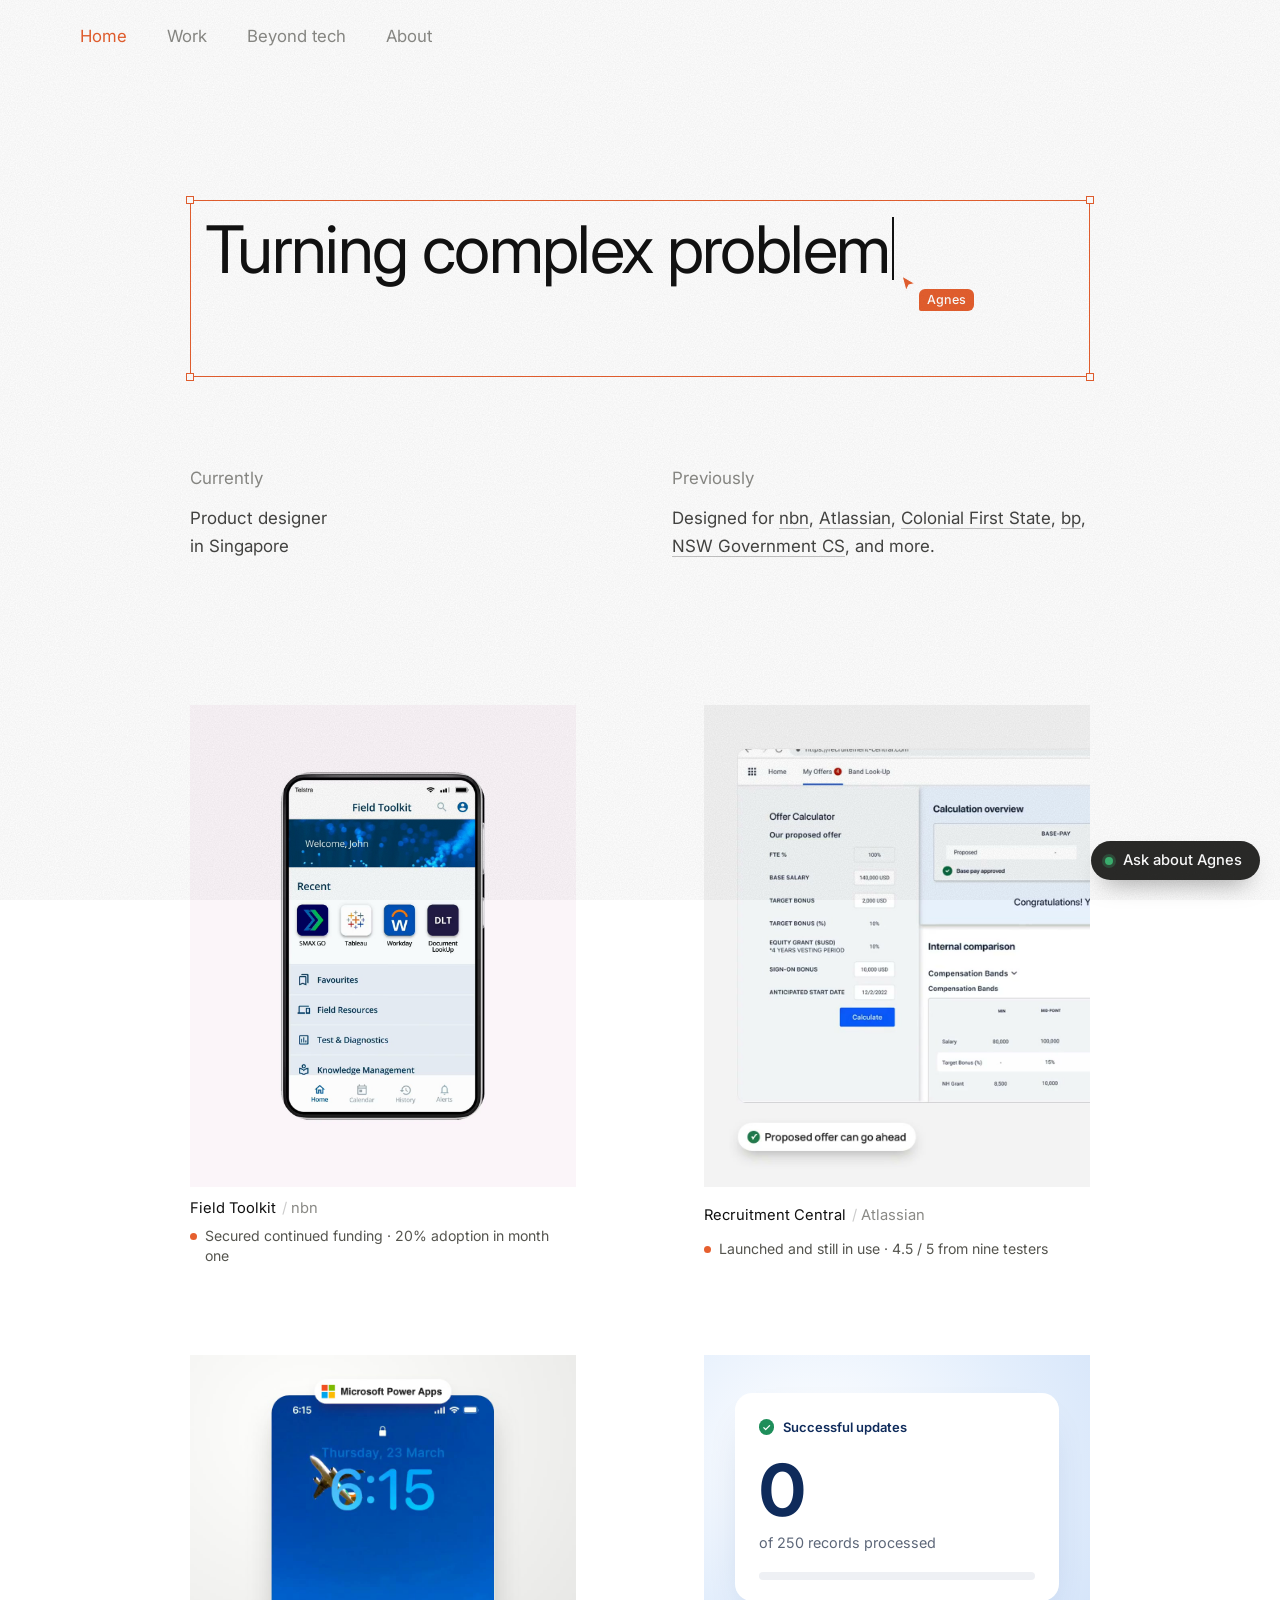
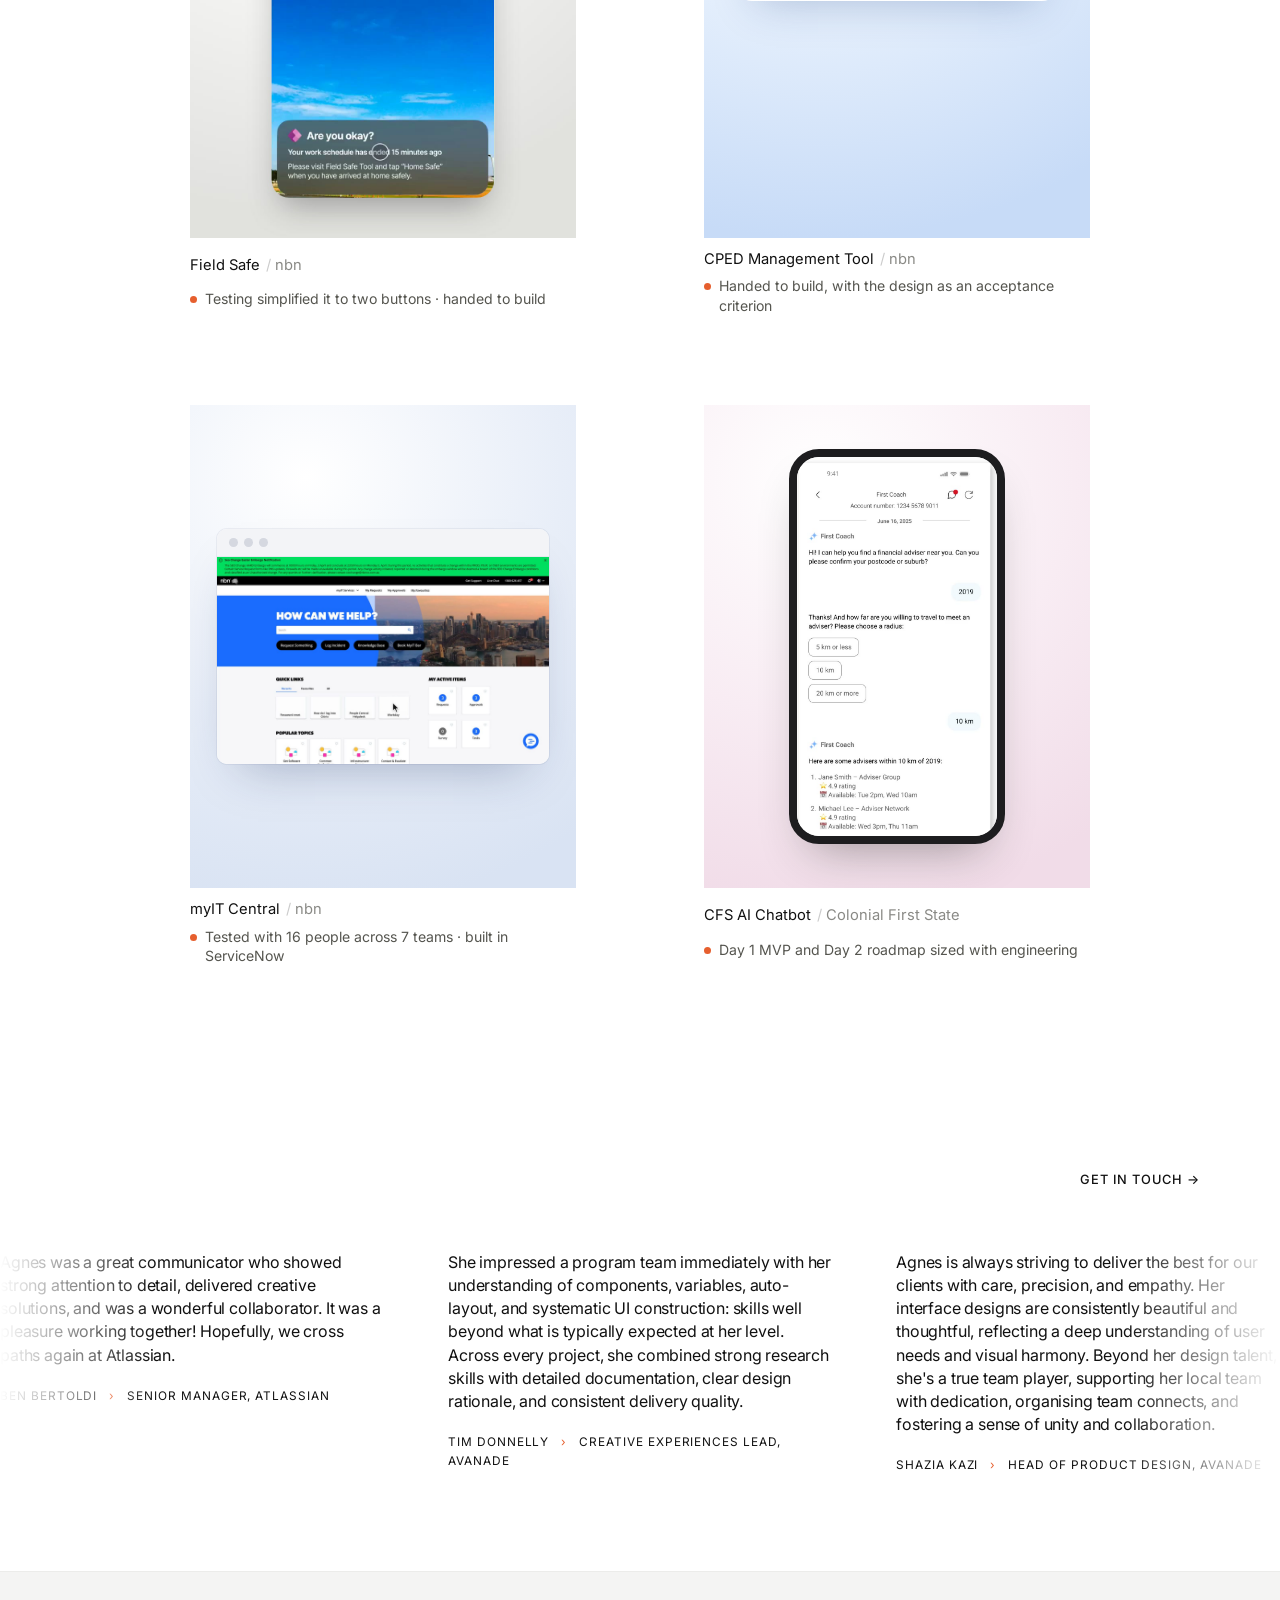
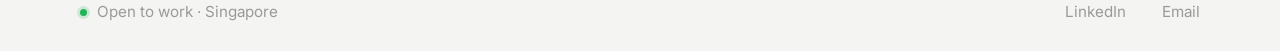
<file: index.html>
<!doctype html>
<html lang="en">
<head>
  <meta charset="utf-8">
  <meta name="viewport" content="width=device-width, initial-scale=1, viewport-fit=cover">
  <title>Agnes Lim | Product Designer</title>
  <meta name="description" content="Agnes Lim is a Singapore-based product designer who designs the tools people use to do their jobs, for nbn, Atlassian and more.">
  <meta property="og:title" content="Agnes Lim | Product Designer">
  <meta property="og:description" content="Product design for field, operational and internal tools. Selected work for nbn and Atlassian.">
  <meta property="og:image" content="assets/memoji/wave.webp">
  <link rel="icon" href="assets/memoji/wave.webp" type="image/webp">
  <link rel="preconnect" href="https://fonts.googleapis.com">
  <link rel="preconnect" href="https://fonts.gstatic.com" crossorigin>
  <link rel="stylesheet" href="https://fonts.googleapis.com/css2?family=Inter:wght@400;500&family=Manrope:wght@400;500;600;700&display=swap">
  <link rel="stylesheet" href="styles.css?v=20261027a">
</head>
<body>
<nav class="nav nav-c">
  <div class="nav-in">
    <div class="nav-links">
      <a class="on" href="#top" aria-current="page">Home</a>
      <a href="#work">Work</a>
      <a href="#beyond">Beyond tech</a>
      <a href="#about">About</a>
    </div>
  </div>
</nav>

<!-- =================== HOME =================== -->
<main id="home">
  <header class="hero hero-c" id="top">
    <div class="wrap">
      <div class="tbox"><h1 class="type" data-type>Turning complex problems into clear design solutions.</h1><i class="h h-tl"></i><i class="h h-tr"></i><i class="h h-bl"></i><i class="h h-br"></i></div>
      <div class="meta-c">
        <div><p class="k">Currently</p><p>Product designer<br>in Singapore</p></div>
        <div><p class="k">Previously</p><p>Designed for <a href="https://www.nbnco.com.au/" target="_blank" rel="noopener">nbn</a>, <a href="https://www.atlassian.com/" target="_blank" rel="noopener">Atlassian</a>, <a href="https://www.cfs.com.au/" target="_blank" rel="noopener">Colonial First State</a>, <a href="https://www.bp.com/" target="_blank" rel="noopener">bp</a>, <a href="https://www.nsw.gov.au/departments-and-agencies/customer-service" target="_blank" rel="noopener">NSW Government CS</a>, and more.</p></div>
      </div>
    </div>
  </header>

  <section class="sec" id="projects">
    <div class="wrap">
      <h2>Selected projects</h2>
      <p class="sec-sub">Explore my selected projects. Each one is end-to-end design, from research through to developer hand-off.</p>

      <div class="marquee" role="region" aria-label="Clients: Atlassian, bp, nbn, Colonial First State, NSW Government Customer Service">
        <div class="marquee-track">
          <div class="marquee-set">
            <div class="logo"><img src="assets/logos/atlassian.png" alt="Atlassian"></div>
            <div class="logo"><img src="assets/logos/bp.png" alt="bp"></div>
            <div class="logo"><img src="assets/logos/nbn.png" alt="nbn"></div>
            <div class="logo"><img class="wide" src="assets/logos/cfs.svg" alt="Colonial First State"></div>
            <div class="logo"><img class="wide" src="assets/logos/nsw.png" alt="NSW Government Customer Service"></div>
            <div class="logo" aria-hidden="true"><img src="assets/logos/atlassian.png" alt=""></div>
            <div class="logo" aria-hidden="true"><img src="assets/logos/bp.png" alt=""></div>
            <div class="logo" aria-hidden="true"><img src="assets/logos/nbn.png" alt=""></div>
            <div class="logo" aria-hidden="true"><img class="wide" src="assets/logos/cfs.svg" alt=""></div>
            <div class="logo" aria-hidden="true"><img class="wide" src="assets/logos/nsw.png" alt=""></div>
          </div>
          <div class="marquee-set" aria-hidden="true">
            <div class="logo"><img src="assets/logos/atlassian.png" alt=""></div>
            <div class="logo"><img src="assets/logos/bp.png" alt=""></div>
            <div class="logo"><img src="assets/logos/nbn.png" alt=""></div>
            <div class="logo"><img class="wide" src="assets/logos/cfs.svg" alt=""></div>
            <div class="logo"><img class="wide" src="assets/logos/nsw.png" alt=""></div>
            <div class="logo"><img src="assets/logos/atlassian.png" alt=""></div>
            <div class="logo"><img src="assets/logos/bp.png" alt=""></div>
            <div class="logo"><img src="assets/logos/nbn.png" alt=""></div>
            <div class="logo"><img class="wide" src="assets/logos/cfs.svg" alt=""></div>
            <div class="logo"><img class="wide" src="assets/logos/nsw.png" alt=""></div>
          </div>
        </div>
      </div>

      <div class="cards">
        <a class="card" href="#field-toolkit">
          <div class="ph img"><img src="assets/projects/ftk-card.jpg" alt="Field Toolkit home screen on a phone" width="960" height="1200" loading="lazy"><video class="card-vid" data-autoplay muted loop playsinline preload="none" aria-hidden="true" poster="assets/projects/ftk-card.jpg" width="960" height="1200"><source src="assets/projects/ftk-card-loop.mp4" type="video/mp4"></video></div>
          <p class="card-client">nbn</p>
          <h3>Field Toolkit</h3>
          <p>One app that brings together the tools nbn’s field technicians need for every job.</p>
          <p class="card-out">Secured continued funding · 20% adoption in month one</p>
          <span class="see">See the project <i>→</i></span>
        </a>
        <a class="card" href="#recruitment-central">
          <div class="ph img"><img src="assets/projects/recruitment-card.jpg" alt="Recruitment Central offer calculator with an approval message" width="960" height="1200" loading="lazy"><video class="card-vid" data-autoplay muted loop playsinline preload="none" aria-hidden="true" poster="assets/projects/recruitment-card.jpg" width="960" height="1200"><source src="assets/projects/recruitment-card-loop.mp4" type="video/mp4"></video></div>
          <p class="card-client">Atlassian</p>
          <h3>Recruitment Central</h3>
          <p>Fixing a 40-day offer process that was losing a quarter of candidates.</p>
          <p class="card-out">Launched and still in use · 4.5 / 5 from nine testers</p>
          <span class="see">See the project <i>→</i></span>
        </a>
        <a class="card" href="#field-safe">
          <div class="ph img"><img src="assets/projects/fs-card.jpg?v=2" alt="Field Safe lock-screen alert asking Are you okay?" width="960" height="1200" loading="lazy"><video class="card-vid" data-autoplay muted loop playsinline preload="none" aria-hidden="true" poster="assets/projects/fs-card.jpg?v=2" width="960" height="1200"><source src="assets/projects/fs-card-loop.mp4?v=2" type="video/mp4"></video></div>
          <p class="card-client">nbn</p>
          <h3>Field Safe</h3>
          <p>A way for about 200 field staff to say they got home safely, and an alarm if they don't.</p>
          <p class="card-out">Testing simplified it to two buttons · handed to build</p>
          <span class="see">See the project <i>→</i></span>
        </a>
        <a class="card" href="#cped">
          <div class="ph cped-thumb" role="img" aria-label="Validation result: 245 of 250 locations updated, failed rows listed with reasons"><div class="panel">
          <div class="lbl"><span class="dot">✓</span>Successful updates</div>
          <div class="num"></div>
          <div class="of">of 250 records processed</div>
          <div class="bar"><i></i><b></b></div>
        </div>
        <div class="rows">
          <div class="row"><span class="x">×</span><span class="loc">LOC437222919708</span><span class="why">Fulfillment Failed</span></div>
          <div class="row"><span class="x">×</span><span class="loc">LOC292810832629</span><span class="why">PAT is not Fibre</span></div>
          <div class="row"><span class="x">×</span><span class="loc">LOC093829810120</span><span class="why">PAT is not Fibre</span></div>
        </div></div>
          <p class="card-client">nbn</p>
          <h3>CPED Management Tool</h3>
          <p>Safeguards for irreversible disconnections, up to half a million a year.</p>
          <p class="card-out">Handed to build, with the design as an acceptance criterion</p>
          <span class="see">See the project <i>→</i></span>
        </a>
        <a class="card" href="#myit-central">
          <div class="ph frame-tile t-myit"><div class="win"><div class="win-bar" aria-hidden="true"><i></i><i></i><i></i></div><video data-autoplay muted loop playsinline preload="none" poster="assets/projects/myit-final.jpg?v=2" aria-label="The myIT Central portal home page and navigation"><source src="assets/projects/myit-final.mp4?v=2" type="video/mp4"></video></div></div>
          <p class="card-client">nbn</p>
          <h3>myIT Central</h3>
          <p>Migrated nbn's internal IT portal and audited six years of untouched content. Navigation rebuilt from usage data, WCAG 2.1 as the floor.</p>
          <p class="card-out">Tested with 16 people across 7 teams · built in ServiceNow</p>
          <span class="see">See the project <i>→</i></span>
        </a>
        <a class="card" href="#cfs-chatbot">
          <div class="ph frame-tile t-cfs"><div class="phn"><video data-autoplay muted loop playsinline preload="none" poster="assets/projects/cfs-chat-adviser.jpg" aria-label="First Coach chat scrolling through a Find an Adviser conversation"><source src="assets/projects/cfs-chat-adviser.mp4" type="video/mp4"></video></div></div>
          <p class="card-client">Colonial First State</p>
          <h3>CFS AI Chatbot</h3>
          <p>A concept AI coach for super members: answers what it safely can, routes by suitability to the right advice, and hands off to people gracefully.</p>
          <p class="card-out">Day 1 MVP and Day 2 roadmap sized with engineering</p>
          <span class="see">See the project <i>→</i></span>
        </a>
      </div>
    </div>
  </section>
  <section class="sec tquotes" id="testimonials" aria-label="What others say about me">
    <div class="tq-bar wrap"><span></span><a href="mailto:helloagneslim@gmail.com">Get in touch <i>→</i></a></div>
    <div class="tq-row">
      <div class="tq-track">
        <div class="tq-set"><figure class="tq"><blockquote>Agnes was a great communicator who showed strong attention to detail, delivered creative solutions, and was a wonderful collaborator. It was a pleasure working together! Hopefully, we cross paths again at Atlassian.</blockquote><figcaption>Ben Bertoldi <i>›</i> Senior Manager, Atlassian</figcaption></figure><figure class="tq"><blockquote>She impressed a program team immediately with her understanding of components, variables, auto-layout, and systematic UI construction: skills well beyond what is typically expected at her level. Across every project, she combined strong research skills with detailed documentation, clear design rationale, and consistent delivery quality.</blockquote><figcaption>Tim Donnelly <i>›</i> Creative Experiences Lead, Avanade</figcaption></figure><figure class="tq"><blockquote>Agnes is always striving to deliver the best for our clients with care, precision, and empathy. Her interface designs are consistently beautiful and thoughtful, reflecting a deep understanding of user needs and visual harmony. Beyond her design talent, she's a true team player, supporting her local team with dedication, organising team connects, and fostering a sense of unity and collaboration.</blockquote><figcaption>Shazia Kazi <i>›</i> Head of Product Design, Avanade</figcaption></figure><figure class="tq"><blockquote>Agnes worked closely with complex Figma design languages for multi-channel marketing campaigns for a global business. Working with a large volume and fast velocity, Agnes hit the ground running and maintained this with a high level of quality outputs. She is a great collaborator and culturally fit in well with the team from day one.</blockquote><figcaption>Paul Moran <i>›</i> Design Experience Manager, Accenture</figcaption></figure></div>
        <div class="tq-set" aria-hidden="true"><figure class="tq"><blockquote>Agnes was a great communicator who showed strong attention to detail, delivered creative solutions, and was a wonderful collaborator. It was a pleasure working together! Hopefully, we cross paths again at Atlassian.</blockquote><figcaption>Ben Bertoldi <i>›</i> Senior Manager, Atlassian</figcaption></figure><figure class="tq"><blockquote>She impressed a program team immediately with her understanding of components, variables, auto-layout, and systematic UI construction: skills well beyond what is typically expected at her level. Across every project, she combined strong research skills with detailed documentation, clear design rationale, and consistent delivery quality.</blockquote><figcaption>Tim Donnelly <i>›</i> Creative Experiences Lead, Avanade</figcaption></figure><figure class="tq"><blockquote>Agnes is always striving to deliver the best for our clients with care, precision, and empathy. Her interface designs are consistently beautiful and thoughtful, reflecting a deep understanding of user needs and visual harmony. Beyond her design talent, she's a true team player, supporting her local team with dedication, organising team connects, and fostering a sense of unity and collaboration.</blockquote><figcaption>Shazia Kazi <i>›</i> Head of Product Design, Avanade</figcaption></figure><figure class="tq"><blockquote>Agnes worked closely with complex Figma design languages for multi-channel marketing campaigns for a global business. Working with a large volume and fast velocity, Agnes hit the ground running and maintained this with a high level of quality outputs. She is a great collaborator and culturally fit in well with the team from day one.</blockquote><figcaption>Paul Moran <i>›</i> Design Experience Manager, Accenture</figcaption></figure></div>
      </div>
    </div>
  </section>

</main>

<!-- =================== CASE: FIELD TOOLKIT =================== -->
<article class="view" id="field-toolkit">
  <header class="cs-top"><div class="wrap">
    <div class="tags"><span class="tag live">Shipped · in daily use</span><span class="tag">Field service</span></div>
    <h1>Field Toolkit</h1>
    <p class="lede">nbn's field technicians were finishing every job on a stalled, scroll-heavy app plus five other systems. I redesigned it into one app they now use across Australia.</p>
    <dl class="meta"><div><dt>Client</dt><dd>nbn</dd></div><div><dt>Role</dt><dd>Product designer</dd></div><div><dt>Timeline</dt><dd>2023 – 2026</dd></div><div><dt>Team</dt><dd>Product owners, solution architect, engineers, field technicians</dd></div></dl>
  </div></header>
  <div class="wrap">
    <div class="cs-hero"><div class="ftk-tab"><video data-autoplay muted loop playsinline preload="none" poster="assets/projects/ftk-tablet.jpg" aria-label="Tablet prototype: categories on the left, content on the right"><source src="assets/projects/ftk-tablet.mp4" type="video/mp4"></video></div></div>
    <div class="flow">
      <dl class="tldr">
        <div><dt>Problem</dt><dd>90% of technicians worked on phones and tablets, but one work order took 15+ taps of scrolling, and the app had stalled badly enough to face a funding cut.</dd></div>
        <div><dt>My role</dt><dd>Product designer: interviews, journey mapping, UI audit, sketching, prototyping and testing, through to developer hand-off.</dd></div>
        <div><dt>What I designed</dt><dd>One app instead of many: categories and favourites instead of scrolling, the other tools brought inside, colour-coded alerts and dark mode.</dd></div>
        <div><dt>Outcome</dt><dd>My first prototype secured continued funding. 20% of technicians adopted it in its first month, and it's still in daily use nationwide.</dd></div>
      </dl>

      <section class="chapter">
        <p class="eyebrow">The problem</p>
        <h2>An app that had stalled, and a product facing a funding cut</h2>
        <p>Field Toolkit is the app nbn's service field technicians use to run their work orders. When I joined, it wasn't clear the product had a future. Changes took weeks or months, the work kept happening in other tools, and the stagnation had contributed to a funding cut.</p>
        <p>Every job bounced between the toolkit and a handful of other systems, on a phone, in the field.</p>
        <div class="ba">
          <div class="ba-col ba-before">
            <p class="ba-label">Before</p>
            <h3>One job, five systems</h3>
            <ol class="steps">
              <li><span class="who">Work order</span><span>Opened in one system, long pages to scroll<br><span class="tool">SMAX Go</span><span class="tool">FTK</span></span></li>
              <li><span class="who">Testing</span><span>Diagnostics and port swaps in separate apps<br><span class="tool">UNA</span><span class="tool">Sidecar</span></span></li>
              <li><span class="who">Site access</span><span>Searched for across systems, or chased by phone<br><span class="tool">iPACT</span></span></li>
              <li><span class="who">Photos</span><span>Uploaded somewhere else, images only<br><span class="tool">Media Capture</span></span></li>
              <li class="loop">↻ Can't finish on site? Call support</li>
            </ol>
            <div class="ba-foot">
              <div><b>15+ taps</b><span>to complete a single work order</span></div>
              <div><b>70%</b><span>relied on extra tools because the app didn't integrate</span></div>
            </div>
          </div>
          <div class="ba-col ba-after">
            <p class="ba-label">After · Field Toolkit</p>
            <h3>Everything for the job, in one app</h3>
            <ol class="steps">
              <li><span class="who">Home</span><span>Categories and favourites instead of one long scroll</span></li>
              <li><span class="who">Work order</span><span>Key details, site specifics and contacts in a tabbed task view</span></li>
              <li><span class="who">Testing</span><span>Diagnostics run inside the work order</span></li>
              <li><span class="who">Calendar</span><span>Synced with Microsoft Teams, with future and past jobs</span></li>
              <li><span class="who">Alerts</span><span>Colour-coded by hazard level</span></li>
            </ol>
            <div class="ba-foot">
              <div><b>1 app</b><span>for the work order, tests, site details and photos</span></div>
              <div><b>WCAG 2.2</b><span>accessibility standard, across the app</span></div>
            </div>
          </div>
        </div>
        <blockquote class="quote"><p>"Why not build one app for it all? We don't care if the background is pale or sky blue. We just need to access and upload information quickly!"</p><cite>A field technician, during interviews</cite></blockquote>
        <p><b>The problem, sized:</b> in FY23, Tier 1 support handled over 54,000 field interactions for manual testing and offsite activity, a fifth of all Tier 1 volume.</p>
      </section>

      <section class="chapter">
        <p class="eyebrow">Research</p>
        <h2>Technicians didn't want a prettier app. They wanted one app.</h2>
        <p>I interviewed field technicians about their day, mapped their journey from planning to sign-off, audited the existing interface screen by screen, and looked at how field-service tools like Microsoft Dynamics 365 and SafetyCulture handle the same jobs.</p>
        <div class="stats">
          <div><b>90%</b><span>struggled with excessive scrolling on phones and tablets</span></div>
          <div><b>15+</b><span>taps to complete a single work order</span></div>
          <div><b>70%</b><span>relied on additional tools because of poor integration</span></div>
          <div><b>80%</b><span>said fixes and features took weeks to months</span></div>
        </div>
        <div class="findings">
          <div><span>01</span><b>Built for a desk, used in the field</b><p>Nearly all use was on small screens, but the app was long pages of scrolling with no clear journey.</p></div>
          <div><span>02</span><b>The real workflow lived elsewhere</b><p>Testing, site access and photos meant leaving the app, and often calling support to finish.</p></div>
          <div><span>03</span><b>Hard to read, easy to miss</b><p>Inconsistent type, failed contrast and hazard alerts that all looked the same. Technicians asked for dark mode for long shifts.</p></div>
        </div>
        <div class="thumbs">
          <a class="tile stack" href="assets/projects/ftk-journey-current.jpg" target="_blank" rel="noopener" data-images="assets/projects/ftk-journey-current.jpg,assets/projects/ftk-journey-future.jpg" data-captions="Current journey: delays, scattered data and too much scrolling|Future journey: one app that follows the job"><span class="frame"><img loading="lazy" src="assets/projects/ftk-journey-current.jpg" alt="Current user journey map"><b class="count">2</b></span><span class="label">Journey maps</span></a>
          <a class="tile stack" href="assets/projects/ftk-audit.jpg" target="_blank" rel="noopener" data-images="assets/projects/ftk-audit.jpg,assets/projects/ftk-audit-screens.jpg" data-captions="UI audit of alerts: legibility, WCAG and contrast failures|UI audit of the old screens: flawed hierarchy and inconsistent layout"><span class="frame"><img loading="lazy" src="assets/projects/ftk-audit.jpg" alt="UI audit of the old app"><b class="count">2</b></span><span class="label">UI audit</span></a>
          <a class="tile stack" href="assets/projects/ftk-comp-dynamics.jpg" target="_blank" rel="noopener" data-images="assets/projects/ftk-comp-dynamics.jpg,assets/projects/ftk-comp-safetyculture.jpg" data-captions="Microsoft Dynamics 365 Field Service|SafetyCulture onboarding"><span class="frame"><img loading="lazy" src="assets/projects/ftk-comp-dynamics.jpg" alt="Competitive analysis of field service tools"><b class="count">2</b></span><span class="label">Competitive analysis</span></a>
          <a class="tile stack" href="assets/projects/ftk-sketches.jpg" target="_blank" rel="noopener" data-images="assets/projects/ftk-sketches.jpg,assets/projects/ftk-sketches-2.jpg" data-captions="Paper sketches exploring layouts|More layout sketches"><span class="frame"><img loading="lazy" src="assets/projects/ftk-sketches.jpg" alt="Paper sketches"><b class="count">2</b></span><span class="label">Sketches</span></a>
        </div>
      </section>

      <section class="chapter">
        <p class="eyebrow">Key decisions</p>
        <h2>Three calls that shaped the app</h2>

        <div class="decision">
          <span class="num">01</span>
          <h3>Categories and favourites, instead of one long scroll</h3>
          <p>With 90% of use on phones and tablets, the long single page was the biggest source of friction. I grouped tools into categories, let technicians pin the apps they use most, and turned the work order into a tabbed view with the key details first.</p>
          <figure class="shot wide"><div class="phones"><figure class="before"><img loading="lazy" src="assets/projects/ftk-before-home.jpg" alt="The old home screen as one long scrolling page"><figcaption><b>Before</b>One long page</figcaption></figure><figure><video data-autoplay muted loop playsinline preload="none" poster="assets/projects/ftk-home.jpg" aria-label="Home screen scrolling through categories"><source src="assets/projects/ftk-home.mp4" type="video/mp4"></video><figcaption><b>Home</b>Categories over scrolling</figcaption></figure><figure><img loading="lazy" src="assets/projects/ftk-favourites.jpg" alt="Select favourites screen"><figcaption><b>Favourites</b>Most-used tools, one tap away</figcaption></figure></div></figure>
          <p class="tradeoff"><b>On tablets</b>The extra width became a split view: categories on the left, results on the right, as in the tablet prototype at the top of this page, so technicians never lose their place.</p>
        </div>

        <div class="decision">
          <span class="num">02</span>
          <h3>Bring the tools in, instead of sending technicians out</h3>
          <p>70% of technicians relied on other tools to finish a job. Rather than add another app, I brought those journeys inside the work order: test summaries, media capture, site specifics, event history and related documents, and synced the calendar with Microsoft Teams so jobs sat alongside everything else in their day.</p>
          <figure class="shot wide"><div class="phones"><figure><video data-autoplay muted loop playsinline preload="none" poster="assets/projects/ftk-workorder.jpg" aria-label="From the calendar into a work order, its map, tools and history"><source src="assets/projects/ftk-workorder.mp4" type="video/mp4"></video><figcaption><b>A job, end to end</b>Calendar to work order to history</figcaption></figure><figure><img loading="lazy" src="assets/projects/ftk-calendar-screen.jpg" alt="Calendar of the day's work orders"><figcaption><b>Calendar</b>Synced with Teams</figcaption></figure><figure><img loading="lazy" src="assets/projects/ftk-history.jpg" alt="Event history for a location"><figcaption><b>Event history</b>Past jobs at the address</figcaption></figure></div></figure>
          <p class="tradeoff"><b>Trade-off</b>Designing the embedded testing was the easy part. Aligning with engineers on the technical approach took time and careful problem-solving.</p>
        </div>

        <div class="decision">
          <span class="num">03</span>
          <h3>Accessible by default: colour-coded alerts and dark mode</h3>
          <p>The audit found failed contrast, tiny text and hazard alerts technicians had to read closely to judge their urgency. I rebuilt the app on nbn's design system to WCAG standards, colour-coded alerts by hazard level, and added the dark mode technicians asked for.</p>
          <figure class="shot wide"><div class="phones"><figure class="before wide-before"><img loading="lazy" src="assets/projects/ftk-before-alert.jpg" alt="The old critical alert screens, hard to tell apart"><figcaption><b>Before</b>Every alert looked alike</figcaption></figure><figure><video data-autoplay muted loop playsinline preload="none" poster="assets/projects/ftk-alerts.jpg" aria-label="Colour-coded safety alerts opening into detail"><source src="assets/projects/ftk-alerts.mp4" type="video/mp4"></video><figcaption><b>Alerts</b>Urgency at a glance</figcaption></figure></div></figure>
          <blockquote class="quote"><p>"Nice one, you've killed it with dark mode."</p><cite>Stewart Allan, Product Lead, nbn</cite></blockquote>
          <p class="tradeoff"><b>Standard on every feature</b>Desktop and dark mode designs became fixed steps in my process for every feature, not extras added at the end.</p>
        </div>
      </section>

      <section class="chapter">
        <p class="eyebrow">Outcome</p>
        <h2>A prototype that kept the product alive</h2>
        <p>My first prototype cycle secured continued funding, with a renewed vision for the toolkit to handle all of a technician's admin in one place. After launch, 20% of technicians adopted it within the first month, and usage kept growing as more workflows moved in.</p>
        <figure class="photo"><img loading="lazy" src="assets/projects/ftk-field-photo.jpg" alt="A technician running a fibre diagnostic test in Field Toolkit on site"><figcaption>In the field, November 2025: a fibre diagnostic test running in Field Toolkit.</figcaption></figure>
        <div class="testimonial"><p>"Though Agnes joined the team in late May, I've heard lots of great feedback from the nbn client (architect, product lead / owner, my engineering team) on how they were impressed… Agnes is great at absorbing the ideas from different directions, understanding how to address the core problem statement, and proposed the compelling mobile-first, brand new UX."</p><cite>Ming Fan, Senior Manager, Accenture</cite></div>
        <div class="testimonial"><p>"Just wanted to reach out and say a big congratulations for the Field Toolkit V2 launch this week. My product leads have been extremely outgoing about your positive impact, influence and expertise, which has put this capability in a great position for the pilot."</p><cite>Matthew Sellick, Executive Manager, Portfolio Governance and Delivery, nbn</cite></div>
        <div class="claims">
          <div class="can"><h4>Results</h4><ul><li>First prototype secured continued funding</li><li>20% of technicians adopted it in the first month</li><li>Still in daily use across Australia</li></ul></div>
        </div>
      </section>

      <section class="chapter">
        <p class="eyebrow">Reflection</p>
        <h2>What I took away</h2>
        <ul>
          <li><b>Ambiguity is a reason to prototype, not wait.</b> With the product's future unclear, an early prototype did more to win alignment and funding than any deck.</li>
          <li><b>Hard problems need engineers in the room early.</b> Embedding testing only worked because we solved the technical approach together.</li>
          <li><b>Question the acceptance criteria.</b> Prioritising what technicians actually needed, not just what was written down, is why it became widely adopted.</li>
        </ul>
      </section>
    </div>
    <div class="next"><div><small>Next project</small><a href="#recruitment-central"><b>Recruitment Central <i>→</i></b></a></div></div>
  </div>
  <dialog class="lightbox" aria-label="Image gallery">
    <button class="lb-close" type="button" aria-label="Close">×</button>
    <figure><img alt=""><figcaption></figcaption></figure>
    <div class="lb-nav"><button type="button" data-lb="-1" aria-label="Previous image">←</button><span class="lb-count"></span><button type="button" data-lb="1" aria-label="Next image">→</button></div>
  </dialog>
</article>

<!-- =================== CASE: RECRUITMENT CENTRAL =================== -->
<article class="view" id="recruitment-central">
  <header class="cs-top"><div class="wrap">
    <div class="tags"><span class="tag live">Launched</span><span class="tag">HR tech</span></div>
    <h1>Recruitment Central</h1>
    <p class="lede">Atlassian was hiring thousands of people, and every offer took six weeks. I designed the tool that moved offers, approvals and candidate status out of email and spreadsheets.</p>
    <dl class="meta"><div><dt>Client</dt><dd>Atlassian</dd></div><div><dt>Role</dt><dd>Sole product designer</dd></div><div><dt>Timeline</dt><dd>2021 – 2022</dd></div><div><dt>Team</dt><dd>PM, BA, delivery manager, change partner</dd></div></dl>
  </div></header>
  <div class="wrap">
    <div class="cs-hero"><video class="hero-video" data-autoplay controls muted loop playsinline preload="metadata" poster="assets/projects/recruitment-recruiter-flow.jpg" width="1600" height="846" aria-label="Screen recording: a recruiter opens an offer, sets the candidate's location and calculates it against the salary bands"><source src="assets/projects/recruitment-recruiter-flow.mp4" type="video/mp4"></video></div>
    <div class="flow">
      <dl class="tldr">
        <div><dt>Problem</dt><dd>Offers took 40–45 days and about a quarter of candidates dropped out, while recruiters and finance chased approvals across email, Excel and Slack.</dd></div>
        <div><dt>My role</dt><dd>The only designer on a five-person consulting team. I designed the whole product in a short engagement, alongside three other products.</dd></div>
        <div><dt>What I designed</dt><dd>An offer calculator with market salary bands, approvals routed to the right finance approver, and live candidate status for everyone.</dd></div>
        <div><dt>Outcome</dt><dd>Launched, and still in use months after I rolled off. Rated 4.5 / 5 by nine testers across all three roles.</dd></div>
      </dl>

      <section class="chapter">
        <p class="eyebrow">The problem</p>
        <h2>Six weeks per offer, and a quarter of candidates gone</h2>
        <p>In January 2022, Atlassian announced plans to hire 5,000 more staff in Australia over the next few years, ahead of its new Sydney headquarters (<a href="https://www.startupdaily.net/topic/atlassian-wants-to-hire-5000-more-aussie-staff/" target="_blank" rel="noopener">Startup Daily</a>). It was competing with every other tech company for the same people, and its offer process was losing them.</p>
        <p>Every offer bounced between recruiters, finance (FP&amp;A) and hiring managers across six tools, and nobody could see where it was.</p>
        <div class="ba">
    <div class="ba-col ba-before">
      <p class="ba-label">Before</p>
      <h3>Six tools, three teams, no shared view</h3>
      <ol class="steps">
        <li><span class="who">Recruiter</span><span>Works out the offer in a spreadsheet<br><span class="tool">Excel</span><span class="tool">Workday</span><span class="tool">Tableau</span></span></li>
        <li><span class="who">Recruiter</span><span>Emails FP&amp;A for approval, then chases<br><span class="tool">Email</span><span class="tool">Slack</span></span></li>
        <li><span class="who">FP&amp;A</span><span>Recalculates the offer by hand against country and state pay bands<br><span class="tool">Excel</span></span></li>
        <li><span class="who">Hiring manager</span><span>Can't see where the candidate is, so asks the recruiter<br><span class="tool">Email</span><span class="tool">iCIMS</span></span></li>
        <li class="loop">↻ Repeat until someone approves</li>
      </ol>
      <div class="ba-foot">
        <div><b>10–12</b><span>emails per candidate, plus Slack</span></div>
        <div><b>6–8 hrs</b><span>a week per recruiter, FP&amp;A recalculating</span></div>
        <div><b>40–45 days</b><span>average time to offer</span></div>
        <div><b>~25%</b><span>of candidates withdrew before an offer</span></div>
      </div>
    </div>
    <div class="ba-col ba-after">
      <p class="ba-label">After · Recruitment Central</p>
      <h3>One flow, with everyone seeing the same status</h3>
      <ol class="steps">
        <li><span class="who">Recruiter</span><span>Sets the candidate's country, state and zone</span></li>
        <li><span class="who">Recruiter</span><span>Calculates the offer and sees it against the salary bands straight away</span></li>
        <li style="display:block;background:transparent;padding:0"><div class="branch"><div><b>Within range</b>Submits the offer straight away</div><div><b>Outside range</b>Goes as an exception to the FP&amp;A approver for that region</div></div></li>
        <li><span class="who">FP&amp;A</span><span>Approves, or sends back with a comment</span></li>
        <li><span class="who">Everyone</span><span>Recruiter, hiring manager and FP&amp;A see live status in one place</span></li>
      </ol>
      <div class="ba-foot">
        <div><b>1 place</b><span>for offers, approvals and candidate status</span></div>
        <div><b>&lt; 30 days</b><span>projected time to offer (business case, not measured)</span></div>
      </div>
    </div>
  </div>
        <blockquote class="quote"><p>"There are too many silos. I need to follow up with FP&amp;A and often I won't hear back and won't even know if they are away. It becomes a bottleneck."</p><cite>Aria, Talent Acquisition</cite></blockquote>
      </section>

      <section class="chapter">
        <p class="eyebrow">Research</p>
        <h2>Hiring managers didn't care about salary. That changed who I designed for.</h2>
        <p>I interviewed five people (two recruiters, two from FP&amp;A and a hiring manager), then ran a user-story workshop with the same group.</p>
        <div class="findings">
          <div><span>01</span><b>Nobody could see where a candidate was</b><p>Recruiters, hiring managers and FP&amp;A worked in isolation, so updates were missed and approvals stalled.</p></div>
          <div><span>02</span><b>Six tools, none of them connected</b><p>Email, Excel, Slack, Workday, Tableau and iCIMS made every offer slow and error-prone, and lost candidates to competitors.</p></div>
          <div><span>03</span><b>No view of the market</b><p>Without reliable salary data, it was hard to make an offer competitive enough to win.</p></div>
        </div>
        <p>One finding surprised me. The hiring manager didn't care much about salary or location. They wanted to know which candidates they could hire, and how fast. The detail of the offer was someone else's job.</p>
        <p>So I designed for the two roles who did the work: <b>recruiters</b>, who build the offer, and <b>FP&amp;A</b>, who approve it, and gave hiring managers what they actually needed: status at a glance.</p>
        <div class="thumbs">
          <a class="tile stack" href="assets/projects/recruitment-story-workshop.jpg" target="_blank" rel="noopener" data-images="assets/projects/recruitment-story-workshop.jpg,assets/projects/recruitment-synthesis.jpg" data-captions="User story workshop board|Synthesis: findings grouped into themes, then voted on"><span class="frame"><img loading="lazy" src="assets/projects/recruitment-story-workshop.jpg" alt="User story workshop board"><b class="count">2</b></span><span class="label">Workshop and synthesis</span></a>
          <a class="tile" href="assets/projects/recruitment-competitive.jpg" target="_blank" rel="noopener" data-images="assets/projects/recruitment-competitive.jpg" data-captions="Competitive analysis of Workday, Tableau and Employment Hero"><span class="frame"><img loading="lazy" src="assets/projects/recruitment-competitive.jpg" alt="Competitive analysis of Workday, Tableau and Employment Hero"></span><span class="label">Competitive analysis</span></a>
          <a class="tile stack" href="assets/projects/recruitment-persona-ola.jpg" target="_blank" rel="noopener" data-images="assets/projects/recruitment-persona-ola.jpg,assets/projects/recruitment-persona-tori.jpg,assets/projects/recruitment-persona-tom.jpg" data-captions="Ola Doris, Talent Acquisition|Tori Mae, Hiring manager|Tom Brad, FP&amp;A"><span class="frame"><img loading="lazy" src="assets/projects/recruitment-persona-ola.jpg" alt="Ola Doris, Talent Acquisition"><b class="count">3</b></span><span class="label">Personas</span></a>
          <a class="tile stack" href="assets/projects/recruitment-journey-ta.jpg" target="_blank" rel="noopener" data-images="assets/projects/recruitment-journey-ta.jpg,assets/projects/recruitment-journey-cycle.jpg,assets/projects/recruitment-journey-hr.jpg" data-captions="Talent Acquisition journey map|One hiring cycle|HR partner journey map"><span class="frame"><img loading="lazy" src="assets/projects/recruitment-journey-ta.jpg" alt="Talent Acquisition journey map"><b class="count">3</b></span><span class="label">Journey maps</span></a>
        </div>
        <p class="hint">Select a card to see the full set.</p>
      </section>

      <section class="chapter">
        <p class="eyebrow">Starting point</p>
        <h2>I inherited wireframes nobody could follow, so I started again</h2>
        <p>A previous designer had started the wireframes. They had no shared design system or Atlassian branding, text sizes varied from screen to screen and were often too small to read comfortably, the hierarchy was unclear, and most tasks opened another pop-up.</p>
        <p>Rather than patch them, I rebuilt the product on Atlassian's design system: consistent type and spacing, accessible text sizes, and tasks that happen on the page instead of in pop-ups. I worked day to day with the product owner and delivery manager on user needs, while our business analyst owned the calculator logic and compensation rules.</p>
      </section>

      <section class="chapter">
        <p class="eyebrow">Key decisions</p>
        <h2>Three calls that shaped the product</h2>

        <div class="decision">
          <span class="num">01</span>
          <h3>Two columns, so the numbers never leave the screen</h3>
          <p>The first calculator was a single long column. The product owner's feedback was blunt: it wasn't intuitive. Recruiters had to scroll past the inputs to see what they'd produced, then scroll back to adjust.</p>
          <p>I went back to how recruiters actually work (tweaking a number and checking the result) and split the screen: inputs on the left, the calculation and salary bands on the right, updating together. The product owner signed it off.</p>
          <figure class="shot wide clip"><video data-autoplay muted loop playsinline preload="none" poster="assets/projects/recruitment-clip-calculate.jpg" width="1400" height="684" aria-label="A recruiter enters an offer; the calculation and bands update alongside, ending in an approval"><source src="assets/projects/recruitment-clip-calculate.mp4" type="video/mp4"></video></figure>
          <p class="tradeoff"><b>Trade-off</b>With a short engagement, I explored fewer layouts than I'd have liked. Two columns tested well, but it was one strong option rather than the best of several.</p>
        </div>

        <div class="decision">
          <span class="num">02</span>
          <h3>Keeping the salary bands, even though the data was hard to get</h3>
          <p>FP&amp;A told me what made an offer competitive: knowing where it sat against the market. Sourcing that salary data was technically tricky, and there was pushback on building it at all.</p>
          <p>I championed FP&amp;A's need and kept pushing until it was in. The bands are what make an offer competitive, not just fast, which was the whole point.</p>
          <figure class="shot wide"><img loading="lazy" src="assets/projects/recruitment-bands.jpg" alt="Compensation bands table and range chart showing the offer within the range"><figcaption>The offer plotted against the band, so recruiters see at a glance whether it's competitive and within range.</figcaption></figure>
          <p class="tradeoff"><b>Trade-off</b>More integration work for the developers to source and maintain the market data.</p>
        </div>

        <div class="decision">
          <span class="num">03</span>
          <h3>Location first, then route the exceptions</h3>
          <p>Pay varies by location, even between US states. So recruiters set the candidate's country, state and county first, and the calculator resolves it to a pay zone before any numbers go in. Anything outside range is flagged as an exception and goes to the FP&amp;A approver for that region, who approves it or sends it back with a comment.</p>
          <blockquote class="quote"><p>"We need different Country and Zones. All requires different compensations. This also apply when employees move their place of residency."</p><cite>Jason, FP&amp;A</cite></blockquote>
          <figure class="shot wide clip"><div class="row"><video data-autoplay muted loop playsinline preload="none" poster="assets/projects/recruitment-clip-zone.jpg" width="1400" height="900" aria-label="Country, state and county resolve to a pay zone"><source src="assets/projects/recruitment-clip-zone.mp4" type="video/mp4"></video><video data-autoplay muted loop playsinline preload="none" poster="assets/projects/recruitment-clip-fpa.jpg" width="1400" height="684" aria-label="FP&amp;A reviews exceptions and sends the offer back with a comment"><source src="assets/projects/recruitment-clip-fpa.mp4" type="video/mp4"></video></div><figcaption>Left: location resolves to a pay zone. Right: FP&amp;A reviews the exceptions and sends the offer back with a comment.</figcaption></figure>
          <p class="tradeoff"><b>What didn't ship</b>Cover for absent approvers: if one FP&amp;A approver is away, the offer should move to another. We parked it for a later release.</p>
        </div>
      </section>

      <section class="chapter">
        <p class="eyebrow">Outcome</p>
        <h2>It launched, and it stuck</h2>
        <p>I tested with nine users across recruiting, hiring managers and FP&amp;A, and they rated it 4.5 out of 5. I handed over annotated specs covering success and error states, and reviewed the build weekly against the prototype.</p>
        <p>Then, consulting being consulting, I rolled onto another client before launch. Months later, the consultant who took over the account told me the team was still using it.</p>
        <div class="claims">
          <div class="can"><h4>Results</h4><ul><li>It launched and stayed in use after I left</li><li>4.5 / 5 from nine testers across all three roles</li><li>Approvals, offers and status moved into one place</li></ul></div>
        </div>
      </section>

      <section class="chapter">
        <p class="eyebrow">Reflection</p>
        <h2>What I'd do differently</h2>
        <ul>
          <li><b>Fight harder for research time.</b> Five interviews and nine testers came from people with very little time. I'd push earlier for more participants in both interviews and testing.</li>
          <li><b>Explore more before committing.</b> With more time I'd have tested several layouts against each other, not one alternative.</li>
          <li><b>Set up measurement before I roll off.</b> I'd agree with the client how success would be tracked, so the impact is recorded even after I've moved on.</li>
        </ul>
      </section>
    </div>
    <div class="next"><div><small>Next project</small><a href="#cped"><b>CPED Management Tool <i>→</i></b></a></div></div>
  </div>
  <dialog class="lightbox" aria-label="Image gallery">
    <button class="lb-close" type="button" aria-label="Close">×</button>
    <figure><img alt=""><figcaption></figcaption></figure>
    <div class="lb-nav"><button type="button" data-lb="-1" aria-label="Previous image">←</button><span class="lb-count"></span><button type="button" data-lb="1" aria-label="Next image">→</button></div>
  </dialog>
</article>

<!-- =================== CASE: CPED =================== -->
<article class="view" id="cped">
  <header class="cs-top"><div class="wrap">
    <div class="tags"><span class="tag build">In build · launch 2027</span><span class="tag">Network operations</span></div>
    <h1>CPED Management Tool</h1>
    <p class="lede">nbn is moving homes and businesses off copper. If no fibre order is in by the changeover date, the copper service is suspended, then permanently disconnected. I designed the operations tool that schedules those changes and keeps the exceptions from getting lost.</p>
    <dl class="meta"><div><dt>Client</dt><dd>nbn</dd></div><div><dt>Role</dt><dd>Product designer</dd></div><div><dt>Timeline</dt><dd>2026</dd></div><div><dt>Team</dt><dd>Product owner, lead architect, business analysts, delivery manager</dd></div></dl>
  </div></header>
  <div class="wrap">
    <div class="cs-hero"><div class="ftk-tab"><video data-autoplay muted loop playsinline preload="none" poster="assets/projects/cped-failed-jobs.jpg" width="1440" height="796" aria-label="Wireframe walkthrough: filtering job schedules to failed jobs, then to the locations that failed"><source src="assets/projects/cped-failed-jobs.mp4" type="video/mp4"></video></div></div>
    <div class="flow">
      <dl class="tldr">
        <div><dt>Problem</dt><dd>Up to 500,000 changeover dates a year, each one heading for a permanent disconnection, and no operations tool to manage them.</dd></div>
        <div><dt>My role</dt><dd>Product designer: wireframes, the functional specification, a three-role permission model and 77 acceptance criteria for build.</dd></div>
        <div><dt>What I designed</dt><dd>One job lifecycle with two ways in, bulk upload and single-location edits, plus failed-row reporting and cancellation before anything runs.</dd></div>
        <div><dt>Outcome</dt><dd>Handed to build, with the design written in as an acceptance criterion. Launch is targeted for April 2027, so there are no results yet.</dd></div>
      </dl>

      <section class="chapter">
        <p class="eyebrow">The problem</p>
        <h2>A mandatory change that can't be undone, applied to real households</h2>
        <p>Every premises still on copper gets a Changeover Period End Date (CPED). Retailers get nine months' notice and customers six. If the copper service is still active and no fibre order has been placed by that date, nbn suspends it. Thirty days later it's disconnected for good, and the only way back is ordering fibre.</p>
        <p>Some of those premises are vulnerable customers, critical services, or people in the middle of a natural disaster. Extensions and deferrals of up to three months exist for exactly them. But there was no tool to apply the dates, or to grant the exceptions safely.</p>
        <div class="ba">
          <div class="ba-col ba-before">
            <p class="ba-label">Before</p>
            <h3>No operations tool</h3>
            <ol class="steps">
              <li><span class="who">Dates</span><span>Every location carries a placeholder date of 15/07/2050</span></li>
              <li><span class="who">Changes</span><span>Made directly in back-end systems and manual processes</span></li>
              <li><span class="who">Exceptions</span><span>Retailer requests for more time arrive ad hoc</span></li>
              <li><span class="who">Visibility</span><span>No job view, no success or failure summary, no audit trail tied to a user</span></li>
            </ol>
            <div class="ba-foot">
              <div><b>500K</b><span>changeover dates a year at peak (sizing)</span></div>
              <div><b>50K</b><span>locations in a single run, at most</span></div>
            </div>
          </div>
          <div class="ba-col ba-after">
            <p class="ba-label">After · CPED Management Tool</p>
            <h3>Every change is a job</h3>
            <ol class="steps">
              <li><span class="who">Bulk</span><span>Upload a CSV from the template, validated before anything is scheduled</span></li>
              <li><span class="who">Single</span><span>Find one location and change its date or status</span></li>
              <li><span class="who">Track</span><span>Job schedules with status, counts and a failed-only view</span></li>
              <li><span class="who">Cancel</span><span>Any time before the job runs</span></li>
              <li><span class="who">Report</span><span>A reason for every failed row, downloadable</span></li>
            </ol>
            <div class="ba-foot">
              <div><b>1</b><span>job lifecycle for bulk and single changes</span></div>
              <div><b>3</b><span>roles: Viewer, Operator, Admin</span></div>
            </div>
          </div>
        </div>
        <p><b>The problem, sized:</b> nbn's sizing scenarios plan for 130,000 changeover dates in the first year, rising to 500,000 at peak, with batches of 7,000–10,000 locations added each month.</p>
      </section>

      <section class="chapter">
        <p class="eyebrow">Discovery</p>
        <h2>Working from the rules, because the rules decide who gets cut off</h2>
        <p>The tool didn't exist yet, so there were no users to watch. I worked through the business rules and ran question-and-answer sessions with the business solution lead and other stakeholders, writing down every answer and carrying the open questions in the open.</p>
        <div class="findings">
          <div><span>01</span><b>It arrives in batches, not a big bang</b><p>7,000–10,000 locations join the process each month, so bulk upload had to be the main path, not an add-on.</p></div>
          <div><span>02</span><b>Every location already has a date</b><p>A placeholder of 15/07/2050. Applying a CPED means replacing it, so "Apply initial CPED" became its own action, separate from modifications.</p></div>
          <div><span>03</span><b>Status decides what's allowed</b><p>Extensions need an active or planned date, deferrals an active, planned or extended one, restores a suspended one. Requests that don't fit are rejected with a reason the operator can act on.</p></div>
        </div>
      </section>

      <section class="chapter">
        <p class="eyebrow">Key decisions</p>
        <h2>Three calls that shaped the tool</h2>

        <div class="decision">
          <span class="num">01</span>
          <h3>Every change is a job you can see, and cancel before it runs</h3>
          <p>A disconnection can't be undone, so every safeguard sits before it happens. Changes are scheduled ahead as jobs. The locations in a job are locked when it's scheduled, it can be cancelled any time before it runs, and every location is checked again at run time, including for fibre orders already in progress.</p>
          <figure class="shot"><video data-autoplay muted loop playsinline preload="none" poster="assets/projects/cped-cancel-job.jpg" width="1440" height="796" aria-label="Wireframe walkthrough: searching for a job, cancelling it and confirming"><source src="assets/projects/cped-cancel-job.mp4" type="video/mp4"></video><figcaption>Search for a job, open it, cancel it. A confirmation names the job, because cancelling is the last safe moment.</figcaption></figure>
          <p class="tradeoff"><b>Why not undo?</b>Undo works for documents, not for a customer's phone line. Putting the checkpoint before the action was the only honest option.</p>
        </div>

        <div class="decision">
          <span class="num">02</span>
          <h3>A bad row never blocks the good ones</h3>
          <p>With up to 250 records per file, a few errors are normal. The upload is validated first and shows exactly which rows failed and why, while the rows that passed go ahead. Operators fix only the failures and upload again, instead of starting over.</p>
          <figure class="shot"><video data-autoplay muted loop playsinline preload="none" poster="assets/projects/cped-bulk-initial.jpg" width="1440" height="796" aria-label="Wireframe walkthrough: uploading a CSV, five rows failing validation, re-uploading and submitting"><source src="assets/projects/cped-bulk-initial.mp4" type="video/mp4"></video><figcaption>Upload, validate, see the five failed rows, re-upload, submit. Every job also reports totals for processed, successful, failed and rolled-back rows.</figcaption></figure>
          <p class="tradeoff"><b>Written into the spec</b>"Partial failures must not impact successful records" became an acceptance criterion, so it couldn't be traded away in build.</p>
        </div>

        <div class="decision">
          <span class="num">03</span>
          <h3>Two ways in, one lifecycle, and exceptions that can't be frozen</h3>
          <p>Operations needed to move 50,000 locations in one run, and also fix one address for one customer. I designed two paths, bulk upload and a single-location edit, that both create a job in the same schedule, so there's one place to track, report on and cancel everything.</p>
          <figure class="shot"><video data-autoplay muted loop playsinline preload="none" poster="assets/projects/cped-edit-location.jpg" width="1440" height="796" aria-label="Wireframe walkthrough: finding a location, choosing a CPED action and submitting"><source src="assets/projects/cped-edit-location.mp4" type="video/mp4"></video><figcaption>Find a location, choose the action, submit. The new job lands in the same schedule as bulk uploads.</figcaption></figure>
          <p class="tradeoff"><b>The call I'd defend</b>Every exception needs a request reason, such as critical services or vulnerable customers. I made those reasons data that legal and operations can edit, not a hard-coded list. In a process that disconnects people, no one should need a release to add a reason to protect someone.</p>
        </div>
      </section>

      <section class="chapter">
        <p class="eyebrow">Outcome</p>
        <h2>Handed to build, with the design as part of the contract</h2>
        <p>The wireframes, the functional specification for 12 screens and 77 acceptance criteria went to the build team. One of those criteria makes matching the design a requirement: "Accuracy to be maintained as much as possible for the UI."</p>
        <div class="thumbs">
          <a class="tile stack" href="assets/projects/cped-wf-job-schedule-landing-page.jpg" target="_blank" rel="noopener" data-images="assets/projects/cped-wf-job-schedule-landing-page.jpg,assets/projects/cped-wf-bulk-management-landing-page-2.jpg,assets/projects/cped-wf-bulk-management-landing-page.jpg,assets/projects/cped-wf-job-schedule-view-job-id-1.jpg" data-captions="Job schedules|Show failed only|A job and its locations, with failed rows marked|Cancelling a job"><span class="frame"><img loading="lazy" src="assets/projects/cped-wf-job-schedule-landing-page.jpg" alt="Job schedules wireframe"><b class="count">4</b></span><span class="label">Job schedules</span></a>
          <a class="tile stack" href="assets/projects/cped-wf-apply-cped-for-the-first-time.jpg" target="_blank" rel="noopener" data-images="assets/projects/cped-wf-apply-cped-for-the-first-time.jpg,assets/projects/cped-wf-bulk-corrections.jpg,assets/projects/cped-wf-bulk-management.jpg,assets/projects/cped-wf-bulk-management-1.jpg" data-captions="Apply initial CPED: upload a file|CPED modifications: action and request reason|Validation failed, with the failed rows|Validation success"><span class="frame"><img loading="lazy" src="assets/projects/cped-wf-apply-cped-for-the-first-time.jpg" alt="Bulk upload wireframe"><b class="count">4</b></span><span class="label">Bulk upload</span></a>
          <a class="tile stack" href="assets/projects/cped-wf-edit-location-id.jpg" target="_blank" rel="noopener" data-images="assets/projects/cped-wf-edit-location-id.jpg,assets/projects/cped-wf-edit-location-id-1.jpg,assets/projects/cped-wf-edit-location-id-4.jpg,assets/projects/cped-wf-edit-location-id-3.jpg" data-captions="Find a location|Choose a CPED action|Extension: choose a period|Date correction: choose a date"><span class="frame"><img loading="lazy" src="assets/projects/cped-wf-edit-location-id.jpg" alt="Edit location wireframe"><b class="count">4</b></span><span class="label">Single location</span></a>
          <a class="tile stack" href="assets/projects/cped-wf-job-schedule.jpg" target="_blank" rel="noopener" data-images="assets/projects/cped-wf-job-schedule.jpg,assets/projects/cped-wf-home-1.jpg" data-captions="Schedule a suspension or disconnection|Date and time set, ready to submit"><span class="frame"><img loading="lazy" src="assets/projects/cped-wf-job-schedule.jpg" alt="Schedule suspension wireframe"><b class="count">2</b></span><span class="label">Scheduling</span></a>
        </div>
        <div class="claims">
          <div class="can"><h4>Results</h4><ul><li>Wireframes, functional specification and 77 acceptance criteria handed to build</li><li>Matching the design is a formal acceptance criterion</li><li>Sized for up to 500,000 changeover dates a year</li></ul></div>
        </div>
      </section>

      <section class="chapter">
        <p class="eyebrow">Reflection</p>
        <h2>What I took away</h2>
        <ul>
          <li><b>Design for the action you can't take back.</b> When undo isn't possible, the checkpoints before the action are the design.</li>
          <li><b>Make the exceptions data, not code.</b> The people closest to vulnerable customers should be able to change the rules without waiting for a release.</li>
          <li><b>Next, test with the operators.</b> This was designed from business rules and stakeholder sessions. Before launch, I'd put the flows in front of the operations team who'll use them every day.</li>
        </ul>
      </section>
    </div>
    <div class="next"><div><small>Next project</small><a href="#field-safe"><b>Field Safe <i>→</i></b></a></div></div>
  </div>
  <dialog class="lightbox" aria-label="Image gallery">
    <button class="lb-close" type="button" aria-label="Close">×</button>
    <figure><img alt=""><figcaption></figcaption></figure>
    <div class="lb-nav"><button type="button" data-lb="-1" aria-label="Previous image">←</button><span class="lb-count"></span><button type="button" data-lb="1" aria-label="Next image">→</button></div>
  </dialog>
</article>

<!-- =================== CASE: FIELD SAFE =================== -->
<article class="view" id="field-safe">
  <header class="cs-top"><div class="wrap">
    <div class="tags"><span class="tag build">In build</span><span class="tag">Workforce safety</span></div>
    <h1>Field Safe</h1>
    <p class="lede">nbn's only way to say "I'm home safe" lived in an app that about 200 field staff didn&rsquo;t have. I designed Field Safe so everyone who goes into the field can check in, and so every missed check-in reaches a person who can act.</p>
    <dl class="meta"><div><dt>Client</dt><dd>nbn</dd></div><div><dt>Role</dt><dd>Product designer</dd></div><div><dt>Timeline</dt><dd>2026</dd></div><div><dt>Team</dt><dd>Product owner, business analyst, solution architect, three developers</dd></div></dl>
  </div></header>
  <div class="wrap">
    <div class="cs-hero"><div class="ftk-tab fs-hero"><video data-autoplay muted loop playsinline preload="none" poster="assets/projects/fs-day.jpg" width="720" height="1300" aria-label="Wireframe walkthrough: sign in, Start Visit, the 4:45 nudge, extending the end time"><source src="assets/projects/fs-day.mp4" type="video/mp4"></video><video data-autoplay muted loop playsinline preload="none" poster="assets/projects/fs-overdue.jpg" width="720" height="1300" aria-label="Wireframe walkthrough: the Are you okay? alert, then Finish and Home Safe"><source src="assets/projects/fs-overdue.mp4" type="video/mp4"></video><video data-autoplay muted loop playsinline preload="none" poster="assets/projects/fs-occasional.jpg" width="720" height="1300" aria-label="Wireframe walkthrough: an occasional visitor creates a visit and starts it"><source src="assets/projects/fs-occasional.mp4" type="video/mp4"></video></div></div>
    <div class="flow">
      <dl class="tldr">
        <div><dt>Problem</dt><dd>"Log Off Safely" only existed in the technicians' work-order app. About 200 trainees, area managers and specialists had no way to check in, and after 7pm missing technicians were chased by phone.</dd></div>
        <div><dt>My role</dt><dd>Product designer: discovery with field and Control Tower teams, prototyping, remote user testing, the Figma screens, data model, permissions and alert logic.</dd></div>
        <div><dt>What I designed</dt><dd>A two-button mobile app (Start Safe, Home Safe), check-in alerts that escalate to a named person, and a desktop app for admins and investigators.</dd></div>
        <div><dt>Outcome</dt><dd>Tested with two to three people from each team, through two design reviews and two business walkthroughs, then handed to build as three epics. Not launched yet.</dd></div>
      </dl>

      <section class="chapter">
        <p class="eyebrow">The problem</p>
        <h2>A safety check-in that half the field couldn't use</h2>
        <p>nbn needed to know that everyone who works in the field gets home safely, and the answer was patchy. Technicians could "Log Off Safely" in SMAX Go, their work-order app, but many didn't, and the event wasn't created at all for after-hours or weekend work. Everyone else who drove to sites had nothing: trainees, compliance specialists, field and regional area managers, field GMs. Giving them all SMAX licences cost too much.</p>
        <figure class="shot"><div class="phones"><figure class="before"><img loading="lazy" src="assets/projects/fs-before-1.jpg" alt="SMAX Go calendar with two Please advise Log Off Safely events among work orders"></figure><figure class="before"><img loading="lazy" src="assets/projects/fs-before-2.jpg" alt="SMAX Go calendar with a Log Off Safely event highlighted"></figure><figure class="before"><img loading="lazy" src="assets/projects/fs-before-3.jpg" alt="SMAX Go calendar showing a Log Off Safely event from September"></figure></div><figcaption><b>Before:</b> in SMAX Go, "Please advise Log Off Safely" was one more item in a crowded work-order calendar, and only technicians had it.</figcaption></figure>
        <div class="ba">
          <div class="ba-col ba-before">
            <p class="ba-label">Before</p>
            <h3>Check-ins depended on one app</h3>
            <ol class="steps">
              <li><span class="who">Start</span><span>A notification 15 minutes before and 15 minutes after start time</span></li>
              <li><span class="who">End</span><span>"Log Off Safely" in SMAX Go, often skipped, and missing after hours and on weekends</span></li>
              <li><span class="who">After 7pm</span><span>The after-hours team phones technicians one by one</span></li>
              <li><span class="who">Everyone else</span><span>No way to check in at all</span></li>
              <li><span class="who">Alerts</span><span>Land in a system used for history, where no one acts on them</span></li>
            </ol>
            <div class="ba-foot">
              <div><b>~200</b><span>field staff with no way to say they're home</span></div>
              <div><b>1</b><span>app with a check-in, and not everyone has it</span></div>
            </div>
          </div>
          <div class="ba-col ba-after">
            <p class="ba-label">After · Field Safe</p>
            <h3>Two buttons, and someone always responsible</h3>
            <ol class="steps">
              <li><span class="who">Start</span><span>Tap Start Safe</span></li>
              <li><span class="who">On the day</span><span>Extend the time, add a vehicle or a comment</span></li>
              <li><span class="who">15 min before</span><span>"Are you done?"</span></li>
              <li><span class="who">15 min after</span><span>"Are you okay?"</span></li>
              <li><span class="who">No reply</span><span>Two-way SMS, escalating from the person to their area manager, then regional manager</span></li>
            </ol>
            <div class="ba-foot">
              <div><b>2</b><span>main actions: Start Safe and Home Safe</span></div>
              <div><b>5</b><span>role groups, each seeing only what it needs</span></div>
            </div>
          </div>
        </div>
        <p><b>The problem, sized:</b> about 200 field visitors with no check-in, including around 60 trainees, 50 field area managers and 7 regional area managers.</p>
      </section>

      <section class="chapter">
        <p class="eyebrow">Discovery</p>
        <h2>The gap wasn't only the app. It was who acts on an alert.</h2>
        <p>When I joined in January 2026, the business requirements and process maps already existed, built from workshops the year before. I worked through them, then ran sessions with area managers, the Control Tower monitoring team and the product owner to test them against how people really worked. I kept one running list of open questions and decisions, so nothing agreed in a meeting got lost. I also studied Microsoft's own Dynamics 365 Field Service app, since Field Safe would run on the same Power Platform, to see how it handles a field worker's day.</p>
        <div class="stats">
          <div><b>22</b><span>stakeholders across field operations, safety and the Control Tower</span></div>
          <div><b>29</b><span>draft requirements across check-ins, escalation, reporting and compliance</span></div>
          <div><b>3</b><span>SMS escalation levels: the person, their area manager, their regional manager</span></div>
          <div><b>0</b><span>people in the Control Tower using the monitoring tool's front end</span></div>
        </div>
        <div class="findings">
          <div><span>01</span><b>Alerts with no owner go nowhere</b><p>Notifications landed in a system the Control Tower only used for history. The back end worked, but no one used the front end. Every alert needed a named person to act on it.</p></div>
          <div><span>02</span><b>Not everyone goes out the same way</b><p>Trainees check in about once a week. Area managers visit sites without work orders. Regional staff stay away for days.</p></div>
          <div><span>03</span><b>A licence for everyone wasn't an option</b><p>SMAX licences cost too much to extend, so people outside SMAX needed something lighter: a Power App with a button to say they're home.</p></div>
        </div>
      </section>

      <section class="chapter">
        <p class="eyebrow">Prototyping and testing</p>
        <h2>People didn't want another app. They wanted one button.</h2>
        <p>My first prototype, built quickly in Figma Make, went broad: a "My Day" view with check-in and check-out per site, snooze and edit-time options when someone ran late, and a team dashboard showing who was on site, overdue or home safe.</p>
        <figure class="shot"><div class="phones"><figure><img loading="lazy" src="assets/projects/fs-explore-concept.jpg" alt="Early concept: My Schedule and Team Schedule tabs with a week view"><figcaption><b>Concept</b>Schedules for me and my team</figcaption></figure><figure class="wide-before"><img loading="lazy" src="assets/projects/fs-explore-extend.jpg" alt="Early concept: an Extend Time dialog with Edit Time and Snooze"><figcaption><b>Running late</b>Edit time or snooze</figcaption></figure></div><figcaption>Where I started: more views, more choices.</figcaption></figure>
        <p>It didn't work. I tested my prototypes remotely with two to three people from each team. Each opened the prototype link and worked through real scenarios themselves while I watched and asked questions, and the feedback pulled the design in the opposite direction.</p>
        <figure class="shot sessions-fig"><div class="sessions"><img loading="lazy" src="assets/projects/fs-session-s1.jpg" alt="Remote test: a participant adds a visit in the prototype while Agnes watches"><img loading="lazy" src="assets/projects/fs-session-s2.jpg" alt="Remote test: a participant reaches Finish and Home Safe"><img loading="lazy" src="assets/projects/fs-session-s3.jpg?v=2" alt="Design review of the overdue alert with the product owner, smiling on a video call"></div><figcaption>Remote testing: participants drove the prototype themselves (left, centre). Right: reviewing the overdue alert with the product owner.</figcaption></figure>
        <div class="findings">
          <div><span>01</span><b>"Another ad hoc task"</b><p>Many pushed back on one more thing to do at the end of a long day. If checking in felt like admin, it wouldn't happen.</p></div>
          <div><span>02</span><b>Back and forth between sites</b><p>The most important question: if I visit several sites in a day, do I check in and out at every one?</p></div>
          <div><span>03</span><b>Two moments that matter</b><p>The job came down to leaving and getting home. My brief to myself became: a button to log on and a button to log off.</p></div>
        </div>
      </section>

      <section class="chapter">
        <p class="eyebrow">Key decisions</p>
        <h2>Three calls that shaped the app</h2>

        <div class="decision">
          <span class="num">01</span>
          <h3>One button on, one button off</h3>
          <p>I stripped the app back to its core: Start Safe when you head out, Home Safe when you're back, one main action per screen. For people who are out most days, today's visit is created as soon as they open the app. People who go occasionally add a visit ahead of time, with a vehicle if they need one.</p>
          <figure class="shot"><div class="phones"><figure><video data-autoplay muted loop playsinline preload="none" poster="assets/projects/fs-day.jpg" width="720" height="1300" aria-label="Everyday user: Start Visit, nudge, extend"><source src="assets/projects/fs-day.mp4" type="video/mp4"></video><figcaption><b>Out most days</b>Today's visit is ready. Tap Start Visit</figcaption></figure><figure><video data-autoplay muted loop playsinline preload="none" poster="assets/projects/fs-occasional.jpg" width="720" height="1300" aria-label="Occasional user: create a visit, then start it"><source src="assets/projects/fs-occasional.mp4" type="video/mp4"></video><figcaption><b>Out occasionally</b>Add a visit, then start it</figcaption></figure></div></figure>
          <p class="tradeoff"><b>Built to change</b>Which group a role belongs to lives in a configuration table, so adding a new role is a setting, not a rebuild.</p>
        </div>

        <div class="decision">
          <span class="num">02</span>
          <h3>Every alert reaches a person, and starts with a question</h3>
          <p>In every session I asked the same thing: who is this alert assigned to? The escalation the team landed on names a person at every step. If someone doesn't check in, a two-way SMS goes to them, then to them and their field area manager, then adds the regional area manager, and replies are captured. The area manager, not the monitoring team, contacts emergency services if needed. The first alerts ask a question instead of raising a flag, and avoid judging anyone safe or unsafe, because Field Safe isn't the formal incident-reporting system.</p>
          <figure class="shot"><div class="phones"><figure><video data-autoplay muted loop playsinline preload="none" poster="assets/projects/fs-overdue.jpg" width="720" height="1300" aria-label="The Are you okay? alert on the lock screen, then Finish and Home Safe"><source src="assets/projects/fs-overdue.mp4" type="video/mp4"></video><figcaption><b>15 minutes late</b>"Are you okay?", then Home Safe</figcaption></figure></div></figure>
          <blockquote class="quote"><p>"Are you okay? Your work schedule has ended 15 minutes ago. Please visit Field Safe Tool and tap 'Home Safe' when you have arrived at home safely."</p><cite>The alert 15 minutes after a scheduled finish</cite></blockquote>
          <p class="tradeoff"><b>Never twice</b>Each alert is marked as sent before it goes out, so a retry can't send it twice. If a push fails, the SMS escalation still follows. Every SMS also had to fit in 156 characters, or it bills as several messages. I flagged that people might reply to a safety text while driving, and that the SMS wording needed legal review.</p>
        </div>

        <div class="decision">
          <span class="num">03</span>
          <h3>One check-in, one check-out, and location for the rest</h3>
          <p>Checking in and out at every site would have killed the app. I took the question from testing to a workshop with the tech team, product owners and solution architect. The answer: check in once when you head out, which turns on location, and check out once when you're home. If someone doesn't check out, the monitoring engine can use their location to find out where they are. No more check-ins at every site.</p>
          <p class="tradeoff"><b>A helper, not the safety net</b>Pooled and new vehicles aren't always linked to a person, so location supports the check-in and the escalation, but never replaces them.</p>
        </div>
      </section>

      <section class="chapter">
        <p class="eyebrow">Outcome</p>
        <h2>Tested, reviewed and handed to build</h2>
        <p>After testing, the design went through two internal design reviews and two business walkthroughs, then into three delivery epics: the data tables, the mobile and admin screens, and the feed to the monitoring engine and reporting. The solution touches 9 of the 33 systems assessed, from SMAX and the monitoring engine to SMS and vehicle location, so the screens had to fit an integration-heavy design. Behind the screens I specified four data tables, a permission matrix of 11 functions across 5 role groups, and the unhappy paths: reopening the app loads today's visit instead of creating another, a failed save keeps what the person typed, and a role with no mapping shows an error rather than guessing.</p>
        <figure class="shot"><video data-autoplay muted loop playsinline preload="none" poster="assets/projects/fs-admin.jpg" width="1440" height="1002" aria-label="Wireframe walkthrough of the admin app: a visit's history, then an alert's settings and audit trail"><source src="assets/projects/fs-admin.mp4" type="video/mp4"></video><figcaption>The desktop admin app: open any visit's history, then change an alert's timing. Every change is audited.</figcaption></figure>
        <div class="thumbs">
          <a class="tile stack" href="assets/projects/fs-comp-1.jpg" target="_blank" rel="noopener" data-images="assets/projects/fs-comp-1.jpg,assets/projects/fs-comp-2.jpg,assets/projects/fs-comp-3.jpg,assets/projects/fs-comp-4.jpg" data-captions="Microsoft Dynamics 365 Field Service: the mobile dashboard|Dynamics 365: a technician's day|Dynamics 365: reviewing the week's agenda|Dynamics 365: calendar and bookings"><span class="frame"><img loading="lazy" src="assets/projects/fs-comp-1.jpg" alt="Competitive analysis"><b class="count">4</b></span><span class="label">Competitive analysis</span></a>
          <a class="tile stack" href="assets/projects/fs-journey.jpg" target="_blank" rel="noopener" data-images="assets/projects/fs-journey.jpg,assets/projects/fs-ia-start.jpg,assets/projects/fs-ia-flow.jpg" data-captions="Start Safe / Home Safe user journey|Start of day: the end-to-end flow|An early app flow"><span class="frame"><img loading="lazy" src="assets/projects/fs-journey.jpg" alt="User journey"><b class="count">3</b></span><span class="label">Journey and IA</span></a>
          <a class="tile stack" href="assets/projects/fs-explore-checkout.jpg" target="_blank" rel="noopener" data-images="assets/projects/fs-explore-checkout.jpg,assets/projects/fs-explore-concept.jpg,assets/projects/fs-explore-extend.jpg" data-captions="Check-out option A: a snooze every 30 minutes|Early concept: My Schedule and Team Schedule|Early concept: Extend Time"><span class="frame"><img loading="lazy" src="assets/projects/fs-explore-checkout.jpg" alt="Design explorations"><b class="count">3</b></span><span class="label">Explorations</span></a>
          <a class="tile stack" href="assets/projects/fs-flow-operational.jpg" target="_blank" rel="noopener" data-images="assets/projects/fs-flow-operational.jpg,assets/projects/fs-flow-nonoperational.jpg" data-captions="Everyday users: landing and visit flow|Occasional users: create a visit, then start and finish"><span class="frame"><img loading="lazy" src="assets/projects/fs-flow-operational.jpg" alt="User flows"><b class="count">2</b></span><span class="label">User flows</span></a>
          <a class="tile stack" href="assets/projects/fs-flow-edit.jpg" target="_blank" rel="noopener" data-images="assets/projects/fs-flow-edit.jpg,assets/projects/fs-flow-history.jpg" data-captions="Editing a visit: times, vehicle and comments|History: past visits and their activity"><span class="frame"><img loading="lazy" src="assets/projects/fs-flow-edit.jpg" alt="Edit and history flows"><b class="count">2</b></span><span class="label">Edit and history</span></a>
          <a class="tile stack" href="assets/projects/fs-flow-alerts.jpg" target="_blank" rel="noopener" data-images="assets/projects/fs-flow-alerts.jpg,assets/projects/fs-seq-alerts.jpg" data-captions="Alert flow: 15 minutes before and after the end time|Alert logic: each alert marked as sent before it goes out"><span class="frame"><img loading="lazy" src="assets/projects/fs-flow-alerts.jpg" alt="Alert flows"><b class="count">2</b></span><span class="label">Alert logic</span></a>
          <a class="tile stack" href="assets/projects/fs-seq-login.jpg" target="_blank" rel="noopener" data-images="assets/projects/fs-seq-login.jpg,assets/projects/fs-seq-lifecycle.jpg" data-captions="Sign-in: role looked up, today's visit created once|Visit lifecycle: Start Safe moves the visit to In progress"><span class="frame"><img loading="lazy" src="assets/projects/fs-seq-login.jpg" alt="System sequences"><b class="count">2</b></span><span class="label">System sequences</span></a>
          <a class="tile stack" href="assets/projects/fs-admin-records.jpg" target="_blank" rel="noopener" data-images="assets/projects/fs-admin-records.jpg,assets/projects/fs-admin-history.jpg,assets/projects/fs-admin-config.jpg,assets/projects/fs-admin-alerts.jpg" data-captions="Admin: every field visit and its status|A visit's history: start, extend, end and who recorded it|Visit hours by role and state|Alert timings, editable by admins"><span class="frame"><img loading="lazy" src="assets/projects/fs-admin-records.jpg" alt="Admin app screens"><b class="count">4</b></span><span class="label">Admin app</span></a>
        </div>
        <div class="claims">
          <div class="can"><h4>Results</h4><ul><li>Tested with two to three people from each team</li><li>Testing led to a simpler two-button app, with location replacing check-ins at every site</li><li>Screens, flows, data model and permissions handed to build as three epics</li></ul></div>
        </div>
      </section>

      <section class="chapter">
        <p class="eyebrow">Reflection</p>
        <h2>What I took away</h2>
        <ul>
          <li><b>Ask who acts on it.</b> An alert without an owner is just a log entry. That one question changed the escalation design.</li>
          <li><b>If it feels like admin, it won't get done.</b> The resistance in testing was the most useful feedback I got, and it pushed the design down to two taps.</li>
          <li><b>Write the decisions down.</b> Requirements kept moving, so I kept a single list of open questions and agreed decisions. It became the source of truth for build.</li>
        </ul>
      </section>
    </div>
    <div class="next"><div><small>Next project</small><a href="#field-toolkit"><b>Field Toolkit <i>→</i></b></a></div></div>
  </div>
  <dialog class="lightbox" aria-label="Image gallery">
    <button class="lb-close" type="button" aria-label="Close">×</button>
    <figure><img alt=""><figcaption></figcaption></figure>
    <div class="lb-nav"><button type="button" data-lb="-1" aria-label="Previous image">←</button><span class="lb-count"></span><button type="button" data-lb="1" aria-label="Next image">→</button></div>
  </dialog>
</article>

<!-- =================== RESUME =================== -->
<article class="view" id="myit-central">
  <header class="cs-top"><div class="wrap">
    <div class="tags"><span class="tag build">Built in ServiceNow · 2026</span><span class="tag">Internal platform</span></div>
    <h1>myIT Central</h1>
    <p class="lede">nbn's IT portal hadn't been redesigned in six years. I led its move to ServiceNow Employee Center: I interviewed users, mapped every comment, tested two designs with seven teams, and designed a search-first portal on nbn's brand.</p>
    <dl class="meta"><div><dt>Client</dt><dd>nbn</dd></div><div><dt>Role</dt><dd>Design lead</dd></div><div><dt>Timeline</dt><dd>Feb – Jun 2026</dd></div><div><dt>Team</dt><dd>Product owner, delivery manager, senior architect, ServiceNow developers</dd></div></dl>
  </div></header>
  <div class="wrap">
    <div class="cs-hero"><div class="ftk-tab"><video data-autoplay muted loop playsinline preload="none" poster="assets/projects/myit-final.jpg?v=2" width="1440" height="900" aria-label="Prototype walkthrough: approving a request from My Active Items, then My Requests and My Favourites"><source src="assets/projects/myit-final.mp4?v=2" type="video/mp4"></video></div></div>
    <div class="flow">
      <dl class="tldr">
        <div><dt>Problem</dt><dd>The portal every nbn employee and delivery partner uses for IT help had six years of UX debt: buried actions, duplicated content, dead links and tickets you couldn't tell apart.</dd></div>
        <div><dt>My role</dt><dd>Design lead, end to end: interviews, synthesis, content audit, information architecture, A/B testing, visual design, and the requirements and test cases for build.</dd></div>
        <div><dt>What I designed</dt><dd>A search-first homepage, navigation built from usage data, one hub for everything waiting on you, and banners and icons in nbn's style that pass accessibility checks.</dd></div>
        <div><dt>Outcome</dt><dd>Tested with 16 people across 7 teams, 17 pieces of feedback routed into the build, and the portal built in ServiceNow in May 2026.</dd></div>
      </dl>

      <section class="chapter">
        <p class="eyebrow">The problem</p>
        <h2>A ticket-entry tool that had stopped growing up</h2>
        <p>myIT Central is where nbn staff and delivery partners go to get IT help: log an incident, request software or access, find a how-to article, approve a request. It was last architected six years ago, and the team that once gave it UX guidance no longer did. Content piled up, and the layout stopped matching how people actually used it.</p>
        <p>nbn was moving it to ServiceNow Employee Center to unlock AI and automated workflows. The brief: turn myIT from a legacy ticket-entry tool into a proactive, unified service hub, without making everyone relearn how to get help.</p>
        <figure class="shot"><img loading="lazy" src="assets/projects/myit-before.jpg" alt="The old myIT Central homepage"><figcaption><b>Before:</b> the myIT Central homepage, largely unchanged for six years.</figcaption></figure>
        <div class="ba">
          <div class="ba-col ba-before">
            <p class="ba-label">Before · myIT Central</p>
            <h3>Widgets everywhere</h3>
            <ol class="steps">
              <li><span class="who">Homepage</span><span>A large "current status" block pushes quick links below the fold</span></li>
              <li><span class="who">Navigation</span><span>Duplicated content and unclear labels such as "SEO contacts"</span></li>
              <li><span class="who">Tickets</span><span>Every ticket looks the same: just a number</span></li>
              <li><span class="who">Content</span><span>Dead quick links and retired articles still linked</span></li>
            </ol>
            <div class="ba-foot">
              <div><b>6</b><span>years since the portal was last architected</span></div>
              <div><b>2</b><span>user groups: nbn employees and delivery partners</span></div>
            </div>
          </div>
          <div class="ba-col ba-after">
            <p class="ba-label">After · Employee Center</p>
            <h3>Built around what people do</h3>
            <ol class="steps snips">
              <li><div class="snip sn-search" aria-hidden="true"><div class="sn-banner"><b>HOW CAN WE HELP?</b><div class="sn-field"><span class="sn-typed">Password reset</span><i class="sn-caret"></i><em>⌕</em></div></div><div class="sn-sugg"><b>Password reset</b><span>Knowledge article</span></div></div><div><span class="who">Search</span><span>"How can we help?" front and centre</span></div></li>
              <li><div class="snip sn-nav" aria-hidden="true"><div class="sn-card"><div class="sn-bar"><span>myIT Services ▾</span><span>My Requests</span><span>My Approvals</span><span>My Favourites</span></div><p class="sn-h">QUICK LINKS</p><div class="sn-links"><span><i></i>Password reset</span><span><i></i>Citrix</span><span><i></i>People Central</span><span><i></i>Workday</span><b class="sn-ring"></b></div></div></div><div><span class="who">Navigation</span><span>The most-used forms and articles, from the usage report</span></div></li>
              <li><div class="snip sn-active" aria-hidden="true"><div class="sn-card"><p class="sn-h">MY ACTIVE ITEMS</p><div class="sn-tiles"><span><b style="--d:0s"></b>Requests</span><span class="hot"><b style="--d:.25s"></b>Approvals</span><span class="zero"><b class="z">0</b>Survey</span><span><b style="--d:.5s"></b>Tasks</span></div></div><svg class="sn-cursor" viewBox="0 0 16 20"><path d="M1 1v15l4-4 3 7 3-1-3-7h6z"/></svg></div><div><span class="who">My Active Items</span><span>Approvals, bookings, requests and surveys in one place</span></div></li>
              <li><div class="snip sn-req" aria-hidden="true"><div class="sn-card"><p class="sn-h">MY REQUESTS</p><div class="sn-row"><b>RITM01174086</b><span class="sn-desc">Use this form to create, modify or remove any myIT Central form</span><em class="sn-pill">Awaiting approval</em></div><div class="sn-row sn-ghost"><i></i><i></i></div></div></div><div><span class="who">My Requests</span><span>Every ticket shows what it is, not just a number</span></div></li>
              <li><div class="snip sn-brand" aria-hidden="true"><img src="assets/projects/myit-banner-home.jpg" alt="" loading="lazy"><img src="assets/projects/myit-banner-knowledge.jpg" alt="" loading="lazy"><img src="assets/projects/myit-banner-service.jpg" alt="" loading="lazy"><em class="sn-check">✓ Contrast 17.4:1</em></div><div><span class="who">Brand</span><span>nbn icons and banners, checked for contrast</span></div></li>
            </ol>
            <div class="ba-foot">
              <div><b>26</b><span>requirements, each with an as-is and to-be</span></div>
              <div><b>WCAG 2.1</b><span>accessibility as the baseline</span></div>
            </div>
          </div>
        </div>
      </section>

      <section class="chapter">
        <p class="eyebrow">Research</p>
        <h2>People don't browse the portal. They search it.</h2>
        <p>I started with one-on-one interviews: people from teams across nbn sharing their screens and showing me how they really get IT help. I recorded and transcribed each session, then mapped every comment onto a whiteboard until the themes were clear.</p>
        <div class="stats">
          <div><b>4</b><span>in-depth interviews, screen-shared and recorded</span></div>
          <div><b>76</b><span>minutes of interview transcripts</span></div>
          <div><b>19</b><span>themes from affinity mapping</span></div>
          <div><b>5</b><span>most-used articles and forms, from the usage report</span></div>
        </div>
        <figure class="shot"><video data-autoplay muted loop playsinline preload="none" poster="assets/projects/myit-interviews.jpg" width="1440" height="648" aria-label="Muted snippets from four one-on-one interviews: participants share their screens while Agnes asks questions"><source src="assets/projects/myit-interviews.mp4" type="video/mp4"></video><figcaption>Snippets from all four interviews, muted and sped up: people showing me how they get IT help today. Names are hidden.</figcaption></figure>
        <figure class="shot"><video data-autoplay muted loop playsinline preload="none" poster="assets/projects/myit-synthesis.jpg?v=2" width="1440" height="706" aria-label="Time-lapse of interview notes being grouped into themes on a whiteboard"><source src="assets/projects/myit-synthesis.mp4?v=2" type="video/mp4"></video><figcaption>Twelve minutes of synthesis in 25 seconds: interview notes grouped into themes.</figcaption></figure>
        <blockquote class="quote"><p>"I mostly rely on the search bar. It's the quickest way to find what I need, whether it's a request form or information, instead of navigating through categories."</p><cite>An nbn employee, during interviews</cite></blockquote>
        <figure class="shot"><a href="assets/projects/myit-affinity.jpg" target="_blank" rel="noopener" data-images="assets/projects/myit-aff-01.jpg,assets/projects/myit-aff-02.jpg,assets/projects/myit-aff-03.jpg,assets/projects/myit-aff-04.jpg,assets/projects/myit-aff-05.jpg,assets/projects/myit-aff-06.jpg,assets/projects/myit-aff-07.jpg,assets/projects/myit-aff-08.jpg,assets/projects/myit-aff-09.jpg,assets/projects/myit-aff-10.jpg,assets/projects/myit-aff-11.jpg,assets/projects/myit-aff-12.jpg,assets/projects/myit-aff-13.jpg,assets/projects/myit-aff-14.jpg,assets/projects/myit-aff-15.jpg,assets/projects/myit-aff-16.jpg,assets/projects/myit-aff-17.jpg,assets/projects/myit-aff-18.jpg,assets/projects/myit-aff-19.jpg" data-captions="Approvals|My Tickets|Service requests|Icon links|Walk-up check-in|Knowledge base|My Assets|Current status|Tabs|Quick links|Categories|Incidents|Forms|Layout and landing page|My Tickets, by role|Search bar|Live chat|Other|My Tickets, usage"><img loading="lazy" src="assets/projects/myit-affinity.jpg" alt="Eight of the nineteen affinity clusters: approvals, my assets, current status, tabs, quick links, forms, search bar and live chat"></a><figcaption>Eight of the 19 themes. Tap to see them all.</figcaption></figure>
        <div class="findings">
          <div><span>01</span><b>The useful parts sit below the fold</b><p>A large status block pushed quick links so far down that many people never scrolled to them.</p></div>
          <div><span>02</span><b>Tickets all look the same</b><p>With only a number to go on, people opened several tickets in new tabs to find the right one.</p></div>
          <div><span>03</span><b>Duplication erodes trust</b><p>The same content in several places, and labels like "SEO contacts", left people unsure where to go.</p></div>
        </div>
        <div class="toplists">
          <div><h4>Most-used articles</h4><ol><li>Set up MS Authenticator</li><li>Register a new device for RSA</li><li>Manage group mailbox members</li><li>Add a shared mailbox to Outlook</li><li>Reset your nbn password</li></ol></div>
          <div><h4>Most-used request forms</h4><ol><li>Temporary privilege escalation</li><li>Software request</li><li>Jira and Confluence access</li><li>Email and Outlook request</li><li>Citrix VDI access</li></ol></div>
        </div>
      </section>

      <section class="chapter">
        <p class="eyebrow">Testing</p>
        <h2>Simple to scan, or rich in context? The vote was almost tied.</h2>
        <p>I designed two directions. Design A was simple and close to the current portal. Design B added previews, a personal greeting, favourites and approvals you could action from the homepage. I tested them in two rounds: one-on-one A/B sessions first, then 30-minute group sessions with a randomised sample of seven teams, where people thought out loud as I walked them through.</p>
        <figure class="shot"><div class="row"><figure><img loading="lazy" src="assets/projects/myit-design-a.jpg?v=2" alt="Design A: a simple homepage with counters for active items"><figcaption><b>Design A</b> Simple, close to today</figcaption></figure><figure><img loading="lazy" src="assets/projects/myit-design-b.jpg?v=2" alt="Design B: a homepage with previews and inline approvals in My Active Items"><figcaption><b>Design B</b> Previews and inline approvals</figcaption></figure></div></figure>
        <div class="stats">
          <div><b>7</b><span>teams: Networks, Operations, Finance, People &amp; Culture, SEO, Legal, Customer</span></div>
          <div><b>16</b><span>people in group sessions, from a randomised sample of 31</span></div>
          <div><b>9 vs 8</b><span>votes for Design A vs Design B</span></div>
          <div><b>17</b><span>feedback items logged and routed to developers or the business</span></div>
        </div>
        <figure class="shot"><video data-autoplay muted loop playsinline preload="none" poster="assets/projects/myit-sessions.jpg?v=2" width="1440" height="648" aria-label="Muted snippets from three group feedback sessions walking through the new design"><source src="assets/projects/myit-sessions.mp4?v=2" type="video/mp4"></video><figcaption>Group feedback sessions with People &amp; Culture, Operations and Legal, muted and sped up.</figcaption></figure>
        <blockquote class="quote"><p>"The version with previews feels better because it gives more context upfront, so I don't have to click into things."</p><cite>A participant, on Design B</cite></blockquote>
        <div class="findings">
          <div><span>01</span><b>Keep the layout simple, keep the context</b><p>A's clean layout narrowly won, but people missed B's previews and inline approve buttons. The answer was A's structure with B's context where it counts.</p></div>
          <div><span>02</span><b>Green read as "all good"</b><p>The outage banner was missed because of where it sat and its colour. It needed new placement and a colour that signals attention.</p></div>
          <div><span>03</span><b>Show the ticket number</b><p>Several teams asked for INC and RITM numbers and colour-coded statuses, so they could track and reference work.</p></div>
        </div>
      </section>

      <section class="chapter">
        <p class="eyebrow">Key decisions</p>
        <h2>Three calls that shaped the portal</h2>

        <div class="decision">
          <span class="num">01</span>
          <h3>Search first, then the tasks people actually do</h3>
          <p>Because people search rather than browse, the homepage leads with "How can we help?" and live suggestions as you type. Below it sit four plain entry points (Request Something, Log Incident, Knowledge Base, Book myIT Bar), and navigation that surfaces the most-used forms and articles from the usage report. Popular Topics recalculates every morning from what people use.</p>
          <figure class="shot"><img loading="lazy" src="assets/projects/myit-search.jpg" alt="The new myIT homepage with How can we help? search showing suggested request forms"><figcaption>Search front and centre, with suggested forms as you type.</figcaption></figure>
          <p class="tradeoff"><b>Data first, then judgement</b>The taxonomy started from the usage report and was then reviewed with the myIT team, so it reflected both behaviour and what the team knew was coming.</p>
        </div>

        <div class="decision">
          <span class="num">02</span>
          <h3>One place for everything waiting on you</h3>
          <p>Approvals, myIT Bar bookings, control attestations, requests and surveys used to live in separate widgets. I brought them together in a single My Active Items hub near the top of the page, and simplified quick links into Recent, Favourites and All tabs. And because tickets all looked the same, every item in My Requests now shows what it is, not just a number.</p>
          <blockquote class="quote"><p>"I really like having my activity items visible straight away because I can quickly click in and understand what's happening."</p><cite>A participant, during testing</cite></blockquote>
          <figure class="shot"><img loading="lazy" src="assets/projects/myit-active.jpg" alt="Quick links with Recents, Favourites and All tabs next to My Active Items counters for requests, approvals, surveys and tasks"><figcaption>Quick links and My Active Items, side by side near the top of the page.</figcaption></figure>
          <p class="tradeoff"><b>Shown only to the right people</b>Control attestations appear only for staff with the governance roles that need them, so the hub stays relevant for everyone else.</p>
        </div>

        <div class="decision">
          <span class="num">03</span>
          <h3>Make it nbn, fight the defaults that break habits, accept the rest</h3>
          <p>Out of the box, Employee Center looked generic and named things its own way. For every view, I compared myIT, the platform default and the target, field by field. Where a default would break a habit, we changed it: "My Tasks" became "My Approvals" again, right down to the breadcrumbs. Where it didn't matter, I accepted it, so the build stayed close to the platform and easy to upgrade.</p>
          <figure class="shot"><div class="row"><figure><img loading="lazy" src="assets/projects/myit-ootb.jpg" alt="ServiceNow Employee Center out of the box, with a generic space banner"><figcaption><b>Out of the box</b> Generic Employee Center</figcaption></figure><figure><img loading="lazy" src="assets/projects/myit-built.jpg?v=2" alt="The built myIT portal with the nbn banner, icons and My Active Items"><figcaption><b>Built for nbn</b> Brand, icons and familiar names</figcaption></figure></div></figure>
          <p class="tradeoff"><b>When the platform said no</b>Two problems needed ServiceNow itself: images blocked by access rules on support pages, and back-end records leaking into portal search. Both went to ServiceNow as vendor cases rather than being designed around.</p>
        </div>
      </section>

      <section class="chapter">
        <p class="eyebrow">Visual design</p>
        <h2>An nbn look, checked for accessibility</h2>
        <p>I set up line icons for every topic and quick link, using nbn's design system and designing new ones where it had gaps, and designed banners for the homepage, knowledge base and service catalogue, all to nbn's brand guidelines. Then I checked them in the built portal with the browser's accessibility inspector, not just in Figma.</p>
        <figure class="shot"><img loading="lazy" src="assets/projects/myit-icons.jpg?v=2" alt="Twenty-four blue and green line icons on white, including support, network, devices, access and security"><figcaption>24 of the 29 topic and quick link icons: some from nbn’s design system, some I designed to fill the gaps.</figcaption></figure>
        <div class="stats">
          <div><b>29</b><span>topic and quick link icons, from nbn’s design system plus new ones I designed</span></div>
          <div><b>3</b><span>banners: homepage, knowledge base, service catalogue</span></div>
          <div><b>17.4:1</b><span>contrast on card titles, against a 4.5:1 minimum</span></div>
        </div>
        <figure class="shot"><img loading="lazy" src="assets/projects/myit-contrast.jpg" alt="Browser accessibility inspector showing a card title with a contrast ratio of 17.4"><figcaption>Checking contrast in the built portal: 17.4:1 on card titles.</figcaption></figure>
      </section>

      <section class="chapter">
        <p class="eyebrow">Outcome</p>
        <h2>Researched, tested and built</h2>
        <p>By late May 2026 the new portal was built in ServiceNow. Behind it: 10 user stories with pixel-level specs, 26 requirements and 19 fixes tracked with an as-is and to-be for each, 13 test cases covering employees and partner staff, and a content audit that removed retired articles and dead links before they could carry over.</p>
        <figure class="shot"><img loading="lazy" src="assets/projects/myit-built-2.jpg?v=2" alt="The built myIT portal in ServiceNow, with quick link icons and My Active Items"><figcaption>The built portal in ServiceNow, May 2026.</figcaption></figure>
        <div class="stats">
          <div><b>4 + 16</b><span>people heard: interviews, then group sessions</span></div>
          <div><b>17</b><span>feedback items routed into the build</span></div>
          <div><b>26 + 19</b><span>requirements and fixes tracked</span></div>
          <div><b>2</b><span>platform defects escalated to ServiceNow</span></div>
        </div>
        <p>Feedback in June surfaced two follow-ups for the next iteration: people who had bookmarked an old form should land on the same form, and an incident summary that simply read "General Incident" left people unsure what they'd raised.</p>
        <div class="thumbs">
          <a class="tile stack" href="assets/projects/myit-audit.jpg" target="_blank" rel="noopener" data-images="assets/projects/myit-audit.jpg,assets/projects/myit-before.jpg" data-captions="UX audit: every page of the old portal, annotated|The old myIT Central homepage"><span class="frame"><img loading="lazy" src="assets/projects/myit-audit.jpg" alt="UX audit board"><b class="count">2</b></span><span class="label">UX audit</span></a>
          <a class="tile stack" href="assets/projects/myit-comp-1.jpg" target="_blank" rel="noopener" data-images="assets/projects/myit-comp-1.jpg,assets/projects/myit-comp-2.jpg,assets/projects/myit-comp-3.jpg,assets/projects/myit-comp-4.jpg,assets/projects/myit-taxonomy.jpg" data-captions="Competitive analysis: other IT help portals|Competitive analysis|Competitive analysis|Competitive analysis|Taxonomy: topics and subtopics from the usage report"><span class="frame"><img loading="lazy" src="assets/projects/myit-comp-1.jpg" alt="Competitive analysis and taxonomy"><b class="count">5</b></span><span class="label">Benchmarks and taxonomy</span></a>
          <a class="tile stack" href="assets/projects/myit-explore-2.jpg?v=2" target="_blank" rel="noopener" data-images="assets/projects/myit-explore-2.jpg?v=2,assets/projects/myit-explore-3.jpg?v=2,assets/projects/myit-explore-5.jpg?v=2,assets/projects/myit-explore-8.jpg?v=2,assets/projects/myit-initial-designs.jpg" data-captions="Exploration: a personal greeting and task tiles|Exploration: task icons in the banner|Exploration: richer active items|Exploration: a simpler variant|Initial designs: what changed after research"><span class="frame"><img loading="lazy" src="assets/projects/myit-explore-2.jpg?v=2" alt="Homepage explorations"><b class="count">5</b></span><span class="label">Explorations</span></a>
          <a class="tile stack" href="assets/projects/myit-banner-home.jpg" target="_blank" rel="noopener" data-images="assets/projects/myit-banner-home.jpg,assets/projects/myit-banner-knowledge.jpg,assets/projects/myit-banner-service.jpg,assets/projects/myit-icons.jpg?v=2,assets/projects/myit-contrast-icon.jpg" data-captions="Homepage banner, 1440 × 400|Knowledge base banner|Service catalogue banner|Topic and quick link icons|Inspecting an icon tile in the built portal"><span class="frame"><img loading="lazy" src="assets/projects/myit-banner-home.jpg" alt="Banners and icons"><b class="count">5</b></span><span class="label">Banners and icons</span></a>
        </div>
        <div class="claims">
          <div class="can"><h4>Results</h4><ul><li>Researched with 4 interviews and tested with 16 people across 7 teams</li><li>Designed, specified and built in ServiceNow by May 2026</li><li>Brand assets checked for contrast in the built portal</li></ul></div>
        </div>
      </section>

      <section class="chapter">
        <p class="eyebrow">Reflection</p>
        <h2>What I took away</h2>
        <ul>
          <li><b>Design for how people arrive.</b> Most people visit an IT portal once in a while, with one task. Search and clear labels matter more than a clever homepage.</li>
          <li><b>Test directions, not details.</b> A 9 to 8 vote told me more than a single design could: people wanted simplicity and context, and the final design gives them both.</li>
          <li><b>A migration is a content project too.</b> Moving six years of content without an audit would have moved the mess with it.</li>
        </ul>
      </section>
    </div>
    <div class="next"><div><small>Next project</small><a href="#field-toolkit"><b>Field Toolkit <i>→</i></b></a></div></div>
  </div>
  <dialog class="lightbox" aria-label="Image gallery">
    <button class="lb-close" type="button" aria-label="Close">×</button>
    <figure><img alt=""><figcaption></figcaption></figure>
    <div class="lb-nav"><button type="button" data-lb="-1" aria-label="Previous image">←</button><span class="lb-count"></span><button type="button" data-lb="1" aria-label="Next image">→</button></div>
  </dialog>
</article>

<article class="view" id="cfs-chatbot">
  <header class="cs-top"><div class="wrap">
    <div class="tags"><span class="tag build">Concept for CFS</span><span class="tag">Financial services · AI</span></div>
    <h1>CFS AI Chatbot</h1>
    <p class="lede">Superannuation members were waiting on hold for simple answers. I designed the concept for an AI coach that answers what it safely can, knows exactly where general information ends and personal advice begins, and hands every member to the right person when it should.</p>
    <dl class="meta"><div><dt>Client</dt><dd>Colonial First State (CFS)</dd></div><div><dt>Role</dt><dd>Lead product designer, UX/UI and service design</dd></div><div><dt>Timeline</dt><dd>2026 · about 3 months</dd></div><div><dt>Team</dt><dd>Digital transformation lead, customer engagement, business analyst, engineering, product</dd></div></dl>
  </div></header>
  <div class="wrap">
    <div class="cs-hero"><div class="ftk-tab cfs-hero"><div class="cfs-chat" role="img" aria-label="Animated chat: a member asks First Coach whether to consolidate their super. The coach explains it can't give personal advice, offers a Viridian adviser, lists two advisers available this week, and books Emma Johnson for Tuesday at 11am.">
  <div class="phone" aria-hidden="true">
    <div class="status"><span>9:41</span><span class="sig">●●● ▮</span></div>
    <div class="top"><span class="back">‹</span><div><b>First Coach</b><small>Account number: 1234 5678 9011</small></div><span class="ico">↻</span></div>
    <div class="date"><span>June 16, 2026</span></div>
    <div class="msgs"><div class="flow-in"><div class="m user" style="animation-name:cm0"><div class="b">Should I consolidate my super?</div></div><div class="m typing" style="animation-name:cm1"><i></i><i></i><i></i></div><div class="m bot" style="animation-name:cm2"><span class="who"><i>✦</i>First Coach</span><div class="b"><p>Thanks for your question! I'm not licensed to give personal financial advice.</p><p>Based on your profile, I can connect you with a licensed adviser from Viridian for one-off advice. Would you like to book?</p><div class="chips"><span>Yes</span><span>No</span></div></div></div><div class="m user" style="animation-name:cm3"><div class="b">Yes, sometime this week</div></div><div class="m typing" style="animation-name:cm4"><i></i><i></i><i></i></div><div class="m bot" style="animation-name:cm5"><span class="who"><i>✦</i>First Coach</span><div class="b"><p>Here are advisers available this week:</p><div class="adv"><b>Emma Johnson</b><small>Adviser Group · ★ 4.9</small><small>Tue 11am · Wed 10am</small></div><div class="adv"><b>David Nguyen</b><small>Adviser Network · ★ 4.9</small><small>Wed 3pm · Thu 11am</small></div></div></div><div class="m user" style="animation-name:cm6"><div class="b">Book Emma for Tuesday at 11:00 AM</div></div><div class="m typing" style="animation-name:cm7"><i></i><i></i><i></i></div><div class="m bot" style="animation-name:cm8"><span class="who"><i>✦</i>First Coach</span><div class="b"><p><span class="ok">✓</span> You're all set! Your session with Emma Johnson is booked for Tuesday at 11:00 AM.</p><p>A confirmation email is on its way to you and your adviser.</p></div></div></div></div>
    <div class="input"><span>Ask me anything…</span><i>➤</i></div>
  </div>
  <ol class="beats" aria-hidden="true"><li style="animation-name:cb0"><span class="bar" style="animation-name:cb0x"></span><b><em>01</em>Knows its limits</b><p>It says plainly that it can't give personal advice, then offers a next step instead of a dead end.</p></li><li style="animation-name:cb1"><span class="bar" style="animation-name:cb1x"></span><b><em>02</em>Routes by suitability</b><p>Consolidating super is a medium-complexity need, so the coach matches a one-off adviser.</p></li><li style="animation-name:cb2"><span class="bar" style="animation-name:cb2x"></span><b><em>03</em>Books inside the chat</b><p>The Day 2 vision: no hand-off to another tool, and a confirmation for both sides.</p></li></ol>
</div></div></div>
    <div class="flow">
      <dl class="tldr">
        <div><dt>Problem</dt><dd>The call centre faced high volumes and long waits, much of it for simple questions members couldn't answer themselves online.</dd></div>
        <div><dt>My role</dt><dd>Lead product designer: governance-heavy workshops, the future-state journey, feasibility sizing with engineering, and 8 chat scenarios mocked up end to end.</dd></div>
        <div><dt>What I designed</dt><dd>"First Coach", an AI coach that triages: it answers general questions, routes members by suitability to four advice paths, and hands off to a person gracefully.</dd></div>
        <div><dt>Outcome</dt><dd>A concept CFS could build from: a Day 1 MVP and Day 2 roadmap sized with engineering, and a defined line between what the AI can and can't say.</dd></div>
      </dl>

      <section class="chapter">
        <p class="eyebrow">The problem</p>
        <h2>Long waits for simple answers, in a heavily regulated industry</h2>
        <p>Colonial First State, an Australian super and investment fund, wanted to modernise member support. Its call centre faced high volumes and long wait times, so it asked what an AI chatbot could do: give instant, scalable answers, without ever crossing into regulated personal financial advice.</p>
        <blockquote class="quote"><p>How might we reduce call centre friction with an AI chatbot, while keeping the experience strictly within legal compliance boundaries?</p><cite>The problem statement</cite></blockquote>
        <div class="ba">
          <div class="ba-col ba-before">
            <p class="ba-label">Before</p>
            <h3>Jump between sites, then call</h3>
            <ol class="steps">
              <li><span class="who">Search</span><span>Members hunt across portals and help pages</span></li>
              <li><span class="who">Give up</span><span>Simple questions go unanswered online</span></li>
              <li><span class="who">Call</span><span>A long wait on the phone for general information</span></li>
            </ol>
          </div>
          <div class="ba-col ba-after">
            <p class="ba-label">After · First Coach</p>
            <h3>One entry point that triages</h3>
            <ol class="steps">
              <li><span class="who">Ask</span><span>General questions answered instantly, with clear disclaimers</span></li>
              <li><span class="who">Route</span><span>Matched by suitability to one of four advice paths</span></li>
              <li><span class="who">Hand off</span><span>Warm transfer to live chat, or a direct call, when it should</span></li>
            </ol>
            <div class="ba-foot">
              <div><b>6</b><span>conversation types in one chat</span></div>
              <div><b>4</b><span>advice paths behind one entry point</span></div>
            </div>
          </div>
        </div>
      </section>

      <section class="chapter">
        <p class="eyebrow">Discovery</p>
        <h2>Most of the conversation was about governance</h2>
        <p>I ran workshops with the digital transformation lead, customer engagement, a business analyst and product to audit the current member journey. Much of that time went on governance: what an AI is allowed to say in super, how to disclose that it can't give personal advice, and who takes over when it shouldn't answer.</p>
        <div class="findings">
          <div><span>01</span><b>Fragmented endpoints</b><p>Members jumped between portals and help sites before giving up and calling, even for simple questions.</p></div>
          <div><span>02</span><b>A critical moment</b><p>The first rollout targeted pre-retirees and members without a financial adviser, who need clear, general guidance at a big life transition.</p></div>
          <div><span>03</span><b>A legal line</b><p>The chatbot could give general information, never personal advice. That boundary had to show up in the conversation itself.</p></div>
        </div>
      </section>

      <section class="chapter">
        <p class="eyebrow">The future journey</p>
        <h2>One chat, four ways to get the right help</h2>
        <p>I mapped the future-state journey end to end, from how a member arrives to how every conversation ends. It runs in four stages.</p>
        <div class="findings">
          <div><span>01</span><b>Two ways in</b><p>Active: a CFS campaign email, the website or the call centre links straight to the AI coach. Passive: a member opens the CFS app and asks. Before the first question, the coach explains what it can and can't do, with data and privacy disclaimers.</p></div>
          <div><span>02</span><b>Six conversation types</b><p>Intrafund, education, consideration (like closing an account), personal information, actions (like getting a statement), and moving to live chat. Members can mix any of them in one conversation.</p></div>
          <div><span>03</span><b>Routing by suitability</b><p>Simple questions go to intrafund advice or the Otivo digital platform. Medium ones go to a one-off Viridian adviser or comprehensive advice. Complex ones, like self-managed super, aged care or trusts, go to Find an Adviser.</p></div>
        </div>
        <div class="findings">
          <div><span>04</span><b>A graceful hand-off</b><p>If a member wants a person, the coach makes a warm transfer to live chat. If chat is busy, it offers a direct call. If the contact centre is closed, it shares opening hours and keeps helping.</p></div>
        </div>
        <figure class="shot"><a href="assets/projects/cfs-journey.jpg" target="_blank" rel="noopener" data-images="assets/projects/cfs-journey.jpg,assets/projects/cfs-j-entry.jpg,assets/projects/cfs-j-cats.jpg,assets/projects/cfs-j-suit.jpg,assets/projects/cfs-j-esc.jpg" data-captions="The full future-state journey map|Two ways in: active and passive triggers|Six conversation types, mixed in one chat|Routing by suitability: simple, medium and complex|Hand-off: warm transfer, call or opening hours"><img loading="lazy" src="assets/projects/cfs-journey.jpg" alt="Future-state journey map for the AI coach"></a><figcaption>The future-state journey map. Tap to zoom into each stage.</figcaption></figure>
      </section>

      <section class="chapter">
        <p class="eyebrow">Workshop</p>
        <h2>A wall of sticky notes became the roadmap</h2>
        <p>With engineering and product, I ran a T-shirt sizing workshop. Every capability the coach needed went on a sticky note, and the room sized it by effort: XS under two weeks, S about a month, M about two months, L more than two.</p>
        <p>The board answered the question CFS cared about most: what can we do first? Day 1 used what CFS already had, like linking out to existing booking tools. Day 2 brought those journeys into the chat once the integrations existed. Anything still unclear, such as funds and performance, was parked rather than guessed.</p>
        <div class="cfs-board" role="img" aria-label="T-shirt sizing board. XS, under 2 weeks: Viridian link to booking and Otivo link out, both Day 1. S, about 1 month: Intrafund single sign-on, Find an Adviser embedded tool, risk profiler and super comparison in chat for Day 1; Viridian booking inside the chat and super comparison via API for Day 2. M, about 2 months: hand over to live chat (M to L) for Day 1; Otivo skip the questions and book for Day 2. L, over 2 months: Find an Adviser search by distance and book, Day 2. Parked: funds and performance, needs clarity on the CFS API.">
  <div class="cols" aria-hidden="true"><div class="col"><h4><b>XS</b>under 2 weeks</h4><ul><li class="note d1" style="animation-name:cn0;--sw:0.0s"><span>Viridian: link to booking</span></li><li class="note d1" style="animation-name:cn1;--sw:0.7s"><span>Otivo: link out</span></li></ul></div><div class="col"><h4><b>S</b>about 1 month</h4><ul><li class="note d1" style="animation-name:cn2;--sw:1.4s"><span>Intrafund: single sign-on to the dashboard</span></li><li class="note d1" style="animation-name:cn3;--sw:0.0s"><span>Find an Adviser: embedded tool</span></li><li class="note d1" style="animation-name:cn4;--sw:0.7s"><span>Risk profiler in chat</span></li><li class="note d1" style="animation-name:cn5;--sw:1.4s"><span>Super comparison in chat</span></li><li class="note d2" style="animation-name:cn6;--sw:0.0s"><span>Viridian: book inside the chat</span></li><li class="note d2" style="animation-name:cn7;--sw:0.7s"><span>Super comparison via API</span></li></ul></div><div class="col"><h4><b>M</b>about 2 months</h4><ul><li class="note d1" style="animation-name:cn8;--sw:1.4s"><span>Hand over to live chat <em>M–L</em></span></li><li class="note d2" style="animation-name:cn9;--sw:0.0s"><span>Otivo: skip the questions and book</span></li></ul></div><div class="col"><h4><b>L</b>over 2 months</h4><ul><li class="note d2" style="animation-name:cn10;--sw:0.7s"><span>Find an Adviser: search by distance and book</span></li></ul></div></div>
  <div class="legend" aria-hidden="true"><span class="key"><i class="d1"></i>Day 1 (MVP)</span><span class="key"><i class="d2"></i>Day 2</span><span class="parked"><b>Parked</b>Funds &amp; performance: needs clarity on the CFS API</span></div>
</div>
        <p class="note-src"><a href="assets/projects/cfs-sizing.jpg" target="_blank" rel="noopener" data-images="assets/projects/cfs-sizing.jpg" data-captions="T-shirt sizing: capability, Day 1 experience, effort and Day 2">See the original sizing board →</a></p>
      </section>

      <section class="chapter">
        <p class="eyebrow">Key decisions</p>
        <h2>Three calls that shaped the concept</h2>

        <div class="decision">
          <span class="num">01</span>
          <h3>Say what it can't do, then show where to go</h3>
          <p>The coach never pretends to be an adviser. When a question needs personal advice, it says so plainly, then offers the right path straight away, so a limit becomes a next step instead of a dead end.</p>
          <blockquote class="quote"><p>"I'm not licensed to give personal financial advice. However, based on your profile, I can connect you to our digital advice platform, Otivo, which is designed to help with exactly that."</p><cite>First Coach, in the "Should I consolidate my super?" scenario</cite></blockquote>
          <figure class="shot"><a href="assets/projects/cfs-j-suit.jpg" target="_blank" rel="noopener" data-images="assets/projects/cfs-j-suit.jpg" data-captions="Flows and logic to determine the member's suitability type"><img loading="lazy" src="assets/projects/cfs-j-suit.jpg" alt="Suitability routing: simple, medium and complex needs mapped to Otivo, intrafund, Viridian and Find an Adviser"></a><figcaption>The suitability logic behind every hand-off.</figcaption></figure>
        </div>

        <div class="decision">
          <span class="num">02</span>
          <h3>Start with what exists, then bring it into the chat</h3>
          <p>The sizing gave every journey two versions. Find an Adviser shows the jump best: on Day 1 the coach hands over to the existing tool in an embedded view, which is quick to ship. On Day 2, the member searches by distance and books without leaving the chat, which is the biggest note on the board.</p>
          <figure class="shot"><div class="phones"><figure><img loading="lazy" src="assets/projects/cfs-s-find-an-advisor-tool-day-1.jpg" alt="Day 1: the coach links to the existing Find an Adviser tool"><figcaption><b>Day 1</b>Hand over to the existing tool</figcaption></figure><figure><img loading="lazy" src="assets/projects/cfs-s-find-an-advisor-tool-day-2.jpg" alt="Day 2: the coach asks for a postcode and distance, lists advisers and books one in the chat"><figcaption><b>Day 2</b>Search and book inside the chat</figcaption></figure></div></figure>
          <p class="tradeoff"><b>A limit I called out</b>On Day 1, once a member moves into an embedded tool, the conversation's context doesn't follow and nothing is logged. Naming that early made the case for the Day 2 integrations.</p>
        </div>

        <div class="decision">
          <span class="num">03</span>
          <h3>Put the coach where members already look</h3>
          <p>I explored where the coach should live in the member dashboard, from a centred module to a header icon and a bento-box layout, and how the chat opens: in place, on a new screen, or with suggested prompts members can swipe through. The aim was to make it easy for pre-retirees to find, without cluttering their balance and performance view.</p>
          <figure class="shot"><a href="assets/projects/cfs-placement.jpg" target="_blank" rel="noopener" data-images="assets/projects/cfs-placement.jpg" data-captions="Placement and interaction options for the AI coach"><img loading="lazy" src="assets/projects/cfs-placement.jpg" alt="Wireframes of three placement options for the AI coach in the member dashboard"></a><figcaption>Placement and interaction options, from dashboard to chat.</figcaption></figure>
          <p class="tradeoff"><b>Designed for pre-retirees</b>High-contrast UI, clear typography and jargon-free language, so the technology felt approachable, not overwhelming.</p>
        </div>
      </section>

      <section class="chapter">
        <p class="eyebrow">Scenarios</p>
        <h2>Eight scenarios, mocked up end to end</h2>
        <p>To make the concept tangible for CFS, I mocked up the scenarios members would actually bring, each in its Day 1 and Day 2 form where they differ: finding an adviser, checking funds and performance, comparing super, understanding a risk profile, intrafund advice, booking with Otivo or Viridian, and speaking to a person.</p>
        <figure class="shot"><div class="chats"><video data-autoplay muted loop playsinline preload="none" poster="assets/projects/cfs-chat-adviser.jpg" width="696" height="1276" aria-label="Chat scenario: the AI coach finds advisers this week and books one"><source src="assets/projects/cfs-chat-adviser.mp4" type="video/mp4"></video><video data-autoplay muted loop playsinline preload="none" poster="assets/projects/cfs-chat-compare.jpg" width="696" height="1276" aria-label="Chat scenario: comparing a member's super balance with others their age"><source src="assets/projects/cfs-chat-compare.mp4" type="video/mp4"></video><video data-autoplay muted loop playsinline preload="none" poster="assets/projects/cfs-chat-risk.jpg" width="696" height="1276" aria-label="Chat scenario: an overview of the member's investments and risk profile"><source src="assets/projects/cfs-chat-risk.mp4" type="video/mp4"></video></div><figcaption>Three of the scenarios, scrolling through the conversation.</figcaption></figure>
        <div class="thumbs">
          <a class="tile stack" href="assets/projects/cfs-s-find-an-advisor-tool-day-1.jpg" target="_blank" rel="noopener" data-images="assets/projects/cfs-s-find-an-advisor-tool-day-1.jpg,assets/projects/cfs-s-find-an-advisor-tool-day-2.jpg,assets/projects/cfs-s-viridian-day-1.jpg,assets/projects/cfs-s-viridian-day-2.jpg,assets/projects/cfs-s-otivo-day-3.jpg,assets/projects/cfs-s-otivo-day-4.jpg" data-captions="Find an Adviser, Day 1|Find an Adviser, Day 2|Viridian, Day 1|Viridian, Day 2|Otivo|Otivo, booking"><span class="frame"><img loading="lazy" src="assets/projects/cfs-s-viridian-day-2.jpg" alt="Advice booking scenarios"><b class="count">6</b></span><span class="label">Getting advice</span></a>
          <a class="tile stack" href="assets/projects/cfs-s-funds-performance-day-1.jpg" target="_blank" rel="noopener" data-images="assets/projects/cfs-s-funds-performance-day-1.jpg,assets/projects/cfs-s-funds-performance-day-2.jpg,assets/projects/cfs-s-super-comparison-day-1-2.jpg,assets/projects/cfs-s-risk-profile-day-1.jpg" data-captions="Funds and performance, Day 1|Funds and performance, Day 2|Super comparison|Risk profile"><span class="frame"><img loading="lazy" src="assets/projects/cfs-s-risk-profile-day-1.jpg" alt="My super scenarios"><b class="count">4</b></span><span class="label">My super</span></a>
          <a class="tile stack" href="assets/projects/cfs-s-intrafund-day-1-2.jpg" target="_blank" rel="noopener" data-images="assets/projects/cfs-s-intrafund-day-1-2.jpg,assets/projects/cfs-s-speak-to-a-human-day-1-2.jpg" data-captions="Intrafund advice|Speak to a human"><span class="frame"><img loading="lazy" src="assets/projects/cfs-s-speak-to-a-human-day-1-2.jpg" alt="Support scenarios"><b class="count">2</b></span><span class="label">Intrafund and people</span></a>
          <a class="tile" href="assets/projects/cfs-sizing.jpg" target="_blank" rel="noopener" data-images="assets/projects/cfs-sizing.jpg" data-captions="T-shirt sizing: capability, Day 1 experience, effort and Day 2"><span class="frame"><img loading="lazy" src="assets/projects/cfs-sizing.jpg" alt="T-shirt sizing board"></span><span class="label">T-shirt sizing</span></a>
        </div>
      </section>

      <section class="chapter">
        <p class="eyebrow">Outcome</p>
        <h2>A concept CFS could build from</h2>
        <ul>
          <li><b>A sized roadmap:</b> every capability rated XS to L, split into a Day 1 MVP and Day 2 enhancements.</li>
          <li><b>A future-state journey:</b> two ways in, six conversation types, suitability routing to four advice paths, and a hand-off for every situation.</li>
          <li><b>A defined scope:</b> the questions the AI could safely answer, with answers anchored to verified product documentation to reduce the risk of wrong information.</li>
          <li><b>Eight scenarios:</b> 12 mocked-up chat screens that showed CFS exactly where the chatbot would take members.</li>
        </ul>
        <div class="claims">
          <div class="can"><h4>Results</h4><ul><li>Designed the concept and future-state journey for CFS</li><li>Sized a Day 1 MVP and Day 2 roadmap with engineering</li><li>Mocked up 12 chat screens across 8 member scenarios</li></ul></div>
        </div>
      </section>

      <section class="chapter">
        <p class="eyebrow">Reflection</p>
        <h2>What I took away</h2>
        <ul>
          <li><b>Design for compliance, not around it.</b> Knowing exactly where general information ends made the chatbot more useful, not less.</li>
          <li><b>Prioritise with feasibility.</b> Sizing with engineering early kept the roadmap both high-impact and buildable.</li>
          <li><b>A chatbot is only as good as its hand-off.</b> The most important screens were the ones where the AI steps aside for a person.</li>
        </ul>
      </section>
    </div>
    <div class="next"><div><small>Next project</small><a href="#field-toolkit"><b>Field Toolkit <i>→</i></b></a></div></div>
  </div>
  <dialog class="lightbox" aria-label="Image gallery">
    <button class="lb-close" type="button" aria-label="Close">×</button>
    <figure><img alt=""><figcaption></figcaption></figure>
    <div class="lb-nav"><button type="button" data-lb="-1" aria-label="Previous image">←</button><span class="lb-count"></span><button type="button" data-lb="1" aria-label="Next image">→</button></div>
  </dialog>
</article>

<article class="view" id="resume">
  <header class="cs-top">
    <div class="wrap">
      <div class="memoji sm" style="margin:30px 0 0"><img src="assets/memoji/paint.webp" alt="" loading="lazy"></div>
      <div class="tags"><span class="tag">Singapore</span><span class="tag">Product designer</span></div>
      <h1>Resume</h1>
      <p class="lede">Product design for enterprise, operational and internal tools, from research through to developer hand-off.</p>
    </div>
  </header>
  <div class="wrap" style="padding-bottom:88px">
    <h3 class="grp">Experience</h3>
    <ol class="tl">
      <li><span class="when">2026</span><div><p class="what">CPED Management Tool <span>· nbn</span></p><p class="desc">Functional design and acceptance criteria for a national-scale copper disconnection tool.</p></div></li>
      <li><span class="when">2026</span><div><p class="what">Field Safe <span>· nbn</span></p><p class="desc">Experience design for a lone-worker safety app covering 200 field staff.</p></div></li>
      <li><span class="when">2026</span><div><p class="what">Design Lead, myIT Central <span>· nbn</span></p><p class="desc">Led design of the internal IT portal migration and content audit. Shipped May 2026.</p></div></li>
      <li><span class="when">2023 – 2026</span><div><p class="what">UX Designer, Field Toolkit <span>· nbn</span></p><p class="desc">Redesign of nbn's field workforce app, from research to shipped features. First prototype secured continued funding; 20% adoption in the first month.</p></div></li>
      <li><span class="when">2021 – 2022</span><div><p class="what">UX/UI Designer, Recruitment Central <span>· Atlassian</span></p><p class="desc">End-to-end design of an offer and approval tool for global hiring.</p></div></li>
    </ol>
    <h3 class="grp">Education</h3>
    <ol class="tl">
      <li><span class="when">2021</span><div><p class="what">UX/UI Design Transform <span>· Academy Xi</span></p><p class="desc">Including a client project on a Westpac brief.</p></div></li>
    </ol>
    <p class="todo"><b>Still to add.</b> Your employer(s): testimonials point to Avanade and Accenture. Work for bp and NSW Government Customer Service from your logo strip. Any degree. A PDF resume link if you'd like a download button.</p>
  </div>
</article>

<!-- =================== ABOUT =================== -->
<article class="view" id="work">
  <header class="cs-top">
    <div class="wrap">
      <h1 class="sr-only">Work</h1>
    </div>
  </header>
  <div class="wrap wl-body">
    <ol class="wl">
      <li><a class="wl-row" href="#field-toolkit"><span class="wl-n">01</span><span class="wl-t">Field Toolkit</span><span class="wl-c">nbn</span><span class="wl-d">One app that brings together the tools nbn’s field technicians need for every job.</span><i aria-hidden="true">→</i></a></li>
      <li><a class="wl-row" href="#recruitment-central"><span class="wl-n">02</span><span class="wl-t">Recruitment Central</span><span class="wl-c">Atlassian</span><span class="wl-d">Fixing a 40-day offer process that was losing a quarter of candidates.</span><i aria-hidden="true">→</i></a></li>
      <li><a class="wl-row" href="#field-safe"><span class="wl-n">03</span><span class="wl-t">Field Safe</span><span class="wl-c">nbn</span><span class="wl-d">A way for about 200 field staff to say they got home safely, and an alarm if they don't.</span><i aria-hidden="true">→</i></a></li>
      <li><a class="wl-row" href="#cped"><span class="wl-n">04</span><span class="wl-t">CPED Management Tool</span><span class="wl-c">nbn</span><span class="wl-d">Safeguards for irreversible disconnections, up to half a million a year.</span><i aria-hidden="true">→</i></a></li>
      <li><a class="wl-row" href="#myit-central"><span class="wl-n">05</span><span class="wl-t">myIT Central</span><span class="wl-c">nbn</span><span class="wl-d">Migrated nbn's internal IT portal and audited six years of untouched content.</span><i aria-hidden="true">→</i></a></li>
      <li><a class="wl-row" href="#cfs-chatbot"><span class="wl-n">06</span><span class="wl-t">CFS AI Chatbot</span><span class="wl-c">Colonial First State</span><span class="wl-d">A concept AI coach for super members that routes people to the right advice.</span><i aria-hidden="true">→</i></a></li>
    </ol>
  </div>
</article>

<article class="view about-c" id="about">
  <div class="wrap ab-d">
    <h1 class="sr-only">About</h1>
    <div class="ab-d-sel"><span class="sel-tag" aria-hidden="true">img</span><img class="ab-d-photo" src="assets/projects/about-avatar.jpg" alt="Agnes smiling over her shoulder from a canoe on a turquoise mountain lake" width="96" height="96"><i class="sel-h sel-tl" aria-hidden="true"></i><i class="sel-h sel-tr" aria-hidden="true"></i><i class="sel-h sel-bl" aria-hidden="true"></i><i class="sel-h sel-br" aria-hidden="true"></i><span class="sel-size" aria-hidden="true">96 × 96</span></div>
    <p class="ab-d-name">Agnes Lim</p>
    <p class="ab-d-role">Product Designer</p>
    <div class="ab-d-body">
      <p>I’m curious, and I enjoy making things that make someone’s day a little easier.</p>
      <p>I lived in Sydney, Australia, and recently moved to Singapore. I’ll always miss the Sydney weather, the coastal walks and that unbeatable beach culture, but I feel lucky to call Singapore home now: the amazing food, the clean streets, all the trees, and how smoothly everything just works.</p>
      <p>I started out in fashion design, sampling and prototyping long before anything went into production. Product design turned out to be the same process with a different material, and I love how directly it helps people. Really, I just call myself a designer: give me anything and I’ll want to design it.</p>
      <p>Most of my work so far has been B2B, but I’m just as excited to design for customers and brands. Outside work, you’ll find me with a <a class="ab-inline" href="#books">book</a>, in a <a class="ab-inline" href="#museums">museum</a>, painting, or vibe coding small projects for fun.</p>
    </div>
    <p class="ab-d-links"><a href="https://www.linkedin.com/in/helloagneslim" target="_blank" rel="noopener">LinkedIn</a><span aria-hidden="true">·</span><a href="mailto:helloagneslim@gmail.com">helloagneslim@gmail.com</a></p>
  </div>
</article>

<!-- =================== BOOKS =================== -->
<article class="view" id="books">
  <header class="cs-top">
    <div class="wrap">
      <h1 class="sr-only">Books</h1>
    </div>
  </header>
  <div class="wrap bk-body"><ul class="bk-shelf"><li class="bk" title="Start with Why by Simon Sinek"><img loading="lazy" src="assets/books/start-with-why.jpg" alt="Start with Why by Simon Sinek"></li><li class="bk" title="The School of Life by Alain de Botton"><img loading="lazy" src="assets/books/school-of-life.jpg?v=2" alt="The School of Life by Alain de Botton"></li><li class="bk" title="Essays in Love by Alain de Botton"><img loading="lazy" src="assets/books/essays-in-love.jpg" alt="Essays in Love by Alain de Botton"></li><li class="bk" title="Status Anxiety by Alain de Botton"><img loading="lazy" src="assets/books/status-anxiety.jpg" alt="Status Anxiety by Alain de Botton"></li><li class="bk" title="The Course of Love by Alain de Botton"><img loading="lazy" src="assets/books/course-of-love.jpg" alt="The Course of Love by Alain de Botton"></li></ul><ul class="bk-shelf"><li class="bk" title="Predictably Irrational by Dan Ariely"><img loading="lazy" src="assets/books/predictably-irrational.jpg" alt="Predictably Irrational by Dan Ariely"></li><li class="bk" title="The Everything Store by Brad Stone"><img loading="lazy" src="assets/books/everything-store.jpg" alt="The Everything Store by Brad Stone"></li><li class="bk" title="The Thinking Machine by Stephen Witt"><img loading="lazy" src="assets/books/thinking-machine.jpg" alt="The Thinking Machine by Stephen Witt"></li><li class="bk" title="As Equals: The Oei Women of Java by Daryl Yeap"><img loading="lazy" src="assets/books/as-equals.jpg" alt="As Equals: The Oei Women of Java by Daryl Yeap"></li><li class="bk" title="Zero to One by Peter Thiel"><img loading="lazy" src="assets/books/zero-to-one.jpg" alt="Zero to One by Peter Thiel"></li></ul><ul class="bk-shelf"><li class="bk" title="Venture Deals by Brad Feld and Jason Mendelson"><img loading="lazy" src="assets/books/venture-deals.jpg" alt="Venture Deals by Brad Feld and Jason Mendelson"></li><li class="bk" title="Principles by Ray Dalio"><img loading="lazy" src="assets/books/principles.jpg" alt="Principles by Ray Dalio"></li><li class="bk" title="The Psychology of Money by Morgan Housel"><img loading="lazy" src="assets/books/psychology-of-money.jpg" alt="The Psychology of Money by Morgan Housel"></li><li class="bk" title="Sapiens: A Brief History of Humankind by Yuval Noah Harari"><img loading="lazy" src="assets/books/sapiens.jpg" alt="Sapiens: A Brief History of Humankind by Yuval Noah Harari"></li><li class="bk" title="Homo Deus: A Brief History of Tomorrow by Yuval Noah Harari"><img loading="lazy" src="assets/books/homo-deus.jpg" alt="Homo Deus: A Brief History of Tomorrow by Yuval Noah Harari"></li></ul><ul class="bk-shelf"><li class="bk" title="21 Lessons for the 21st Century by Yuval Noah Harari"><img loading="lazy" src="assets/books/21-lessons.jpg" alt="21 Lessons for the 21st Century by Yuval Noah Harari"></li><li class="bk" title="Grit: The Power of Passion and Perseverance by Angela Duckworth"><img loading="lazy" src="assets/books/grit.jpg" alt="Grit: The Power of Passion and Perseverance by Angela Duckworth"></li><li class="bk" title="Peranakan Chinese Identities by Leo Suryadinata"><img loading="lazy" src="assets/books/peranakan.jpg" alt="Peranakan Chinese Identities by Leo Suryadinata"></li><li class="bk" title="All the Light We Cannot See by Anthony Doerr"><img loading="lazy" src="assets/books/all-the-light.jpg" alt="All the Light We Cannot See by Anthony Doerr"></li><li class="bk" title="Alexander McQueen: Blood Beneath the Skin by Andrew Wilson"><img loading="lazy" src="assets/books/mcqueen.jpg" alt="Alexander McQueen: Blood Beneath the Skin by Andrew Wilson"></li></ul></div>
</article>

<!-- =================== MUSEUMS =================== -->
<article class="view" id="museums">
  <header class="cs-top">
    <div class="wrap">
      <h1 class="sr-only">Museums</h1>
    </div>
  </header>
  <div class="wrap mu-body"><ul class="mu-strip"><li tabindex="0" data-tip="Peranakan Museum, Singapore" style="--w:270"><img loading="lazy" src="assets/museums/all/m01.jpg" alt="Photo at Peranakan Museum, Singapore"></li><li tabindex="0" data-tip="White Rabbit Gallery, Sydney" style="--w:270"><img loading="lazy" src="assets/museums/all/m27.jpg" alt="Photo at White Rabbit Gallery, Sydney"></li><li tabindex="0" data-tip="White Rabbit Gallery, Sydney" style="--w:270"><img loading="lazy" src="assets/museums/all/m28.jpg" alt="Photo at White Rabbit Gallery, Sydney"></li><li tabindex="0" data-tip="White Rabbit Gallery, Sydney" style="--w:270"><img loading="lazy" src="assets/museums/all/m29.jpg" alt="Photo at White Rabbit Gallery, Sydney"></li><li tabindex="0" data-tip="White Rabbit Gallery, Sydney" style="--w:270"><img loading="lazy" src="assets/museums/all/m31.jpg" alt="Photo at White Rabbit Gallery, Sydney"></li><li tabindex="0" data-tip="Bern Historical Museum, Bern" style="--w:270"><img loading="lazy" src="assets/museums/all/m02.jpg" alt="Photo at Bern Historical Museum, Bern"></li><li tabindex="0" data-tip="Bern Historical Museum, Bern" style="--w:270"><img loading="lazy" src="assets/museums/all/m03.jpg" alt="Photo at Bern Historical Museum, Bern"></li><li tabindex="0" data-tip="Rijksmuseum, Amsterdam" style="--w:270"><img loading="lazy" src="assets/museums/all/m04.jpg" alt="Photo at Rijksmuseum, Amsterdam"></li><li tabindex="0" data-tip="Van Gogh Museum, Amsterdam" style="--w:270"><img loading="lazy" src="assets/museums/all/m05.jpg" alt="Photo at Van Gogh Museum, Amsterdam"></li><li tabindex="0" data-tip="Museum Van Loon, Amsterdam" style="--w:270"><img loading="lazy" src="assets/museums/all/m06.jpg" alt="Photo at Museum Van Loon, Amsterdam"></li><li tabindex="0" data-tip="Museum Van Loon, Amsterdam" style="--w:270"><img loading="lazy" src="assets/museums/all/m07.jpg" alt="Photo at Museum Van Loon, Amsterdam"></li><li tabindex="0" data-tip="Museum Van Loon, Amsterdam" style="--w:270"><img loading="lazy" src="assets/museums/all/m08.jpg" alt="Photo at Museum Van Loon, Amsterdam"></li><li tabindex="0" data-tip="Musée de l’Orangerie, Paris" style="--w:480"><img loading="lazy" src="assets/museums/all/m09.jpg" alt="Photo at Musée de l’Orangerie, Paris"></li><li tabindex="0" data-tip="Musée de l’Orangerie, Paris" style="--w:480"><img loading="lazy" src="assets/museums/all/m10.jpg" alt="Photo at Musée de l’Orangerie, Paris"></li><li tabindex="0" data-tip="Musée de l’Orangerie, Paris" style="--w:270"><img loading="lazy" src="assets/museums/all/m11.jpg" alt="Photo at Musée de l’Orangerie, Paris"></li><li tabindex="0" data-tip="Musée de l’Orangerie, Paris" style="--w:270"><img loading="lazy" src="assets/museums/all/m12.jpg" alt="Photo at Musée de l’Orangerie, Paris"></li><li tabindex="0" data-tip="Musée de l’Orangerie, Paris" style="--w:270"><img loading="lazy" src="assets/museums/all/m13.jpg" alt="Photo at Musée de l’Orangerie, Paris"></li><li tabindex="0" data-tip="Musée de l’Orangerie, Paris" style="--w:270"><img loading="lazy" src="assets/museums/all/m14.jpg" alt="Photo at Musée de l’Orangerie, Paris"></li><li tabindex="0" data-tip="The Louvre, Paris" style="--w:270"><img loading="lazy" src="assets/museums/all/m15.jpg" alt="Photo at The Louvre, Paris"></li><li tabindex="0" data-tip="The Louvre, Paris" style="--w:270"><img loading="lazy" src="assets/museums/all/m16.jpg" alt="Photo at The Louvre, Paris"></li><li tabindex="0" data-tip="The Louvre, Paris" style="--w:270"><img loading="lazy" src="assets/museums/all/m17.jpg" alt="Photo at The Louvre, Paris"></li><li tabindex="0" data-tip="Whitney Museum of American Art, New York" style="--w:270"><img loading="lazy" src="assets/museums/all/m18.jpg" alt="Photo at Whitney Museum of American Art, New York"></li><li tabindex="0" data-tip="Whitney Museum of American Art, New York" style="--w:270"><img loading="lazy" src="assets/museums/all/m19.jpg" alt="Photo at Whitney Museum of American Art, New York"></li><li tabindex="0" data-tip="Whitney Museum of American Art, New York" style="--w:270"><img loading="lazy" src="assets/museums/all/m20.jpg" alt="Photo at Whitney Museum of American Art, New York"></li><li tabindex="0" data-tip="Whitney Museum of American Art, New York" style="--w:270"><img loading="lazy" src="assets/museums/all/m21.jpg" alt="Photo at Whitney Museum of American Art, New York"></li><li tabindex="0" data-tip="Whitney Museum of American Art, New York" style="--w:270"><img loading="lazy" src="assets/museums/all/m22.jpg" alt="Photo at Whitney Museum of American Art, New York"></li><li tabindex="0" data-tip="Whitney Museum of American Art, New York" style="--w:270"><img loading="lazy" src="assets/museums/all/m23.jpg" alt="Photo at Whitney Museum of American Art, New York"></li><li tabindex="0" data-tip="Whitney Museum of American Art, New York" style="--w:270"><img loading="lazy" src="assets/museums/all/m24.jpg" alt="Photo at Whitney Museum of American Art, New York"></li><li tabindex="0" data-tip="Whitney Museum of American Art, New York" style="--w:270"><img loading="lazy" src="assets/museums/all/m26.jpg" alt="Photo at Whitney Museum of American Art, New York"></li></ul></div>
</article>

<!-- =================== BEYOND PRODUCT =================== -->
<article class="view" id="beyond">
  <header class="cs-top">
    <div class="wrap">
      <h1 class="sr-only">Beyond tech</h1>
    </div>
  </header>
  <div class="wrap bp-body">
    <div class="bt"><input type="radio" name="bt" id="bt-all" value="all" checked><input type="radio" name="bt" id="bt-brand" value="brand"><input type="radio" name="bt" id="bt-fashion" value="fashion"><div class="bt-tabs" role="group" aria-label="Filter"><label for="bt-all">All</label><label for="bt-brand">Branding</label><label for="bt-fashion">Fashion</label></div><div class="bt-grid"><a class="bt-tile" data-cat="brand" href="#brand-identity"><div class="bt-ph" style="aspect-ratio:1/1"><img loading="lazy" src="assets/projects/brand-fatboy-3.jpg" alt="Fat Boy wordmark over dumplings on a wooden plate" style="object-position:50% 50%"></div><h3>Fat Boy</h3><p>Dumpling pop-up · Sydney</p></a><a class="bt-tile" data-cat="brand" href="#brand-identity"><div class="bt-ph" style="aspect-ratio:4/5"><img loading="lazy" src="assets/projects/brand-ada-2.jpg" alt="Branded takeaway cups" style="object-position:50% 88%"></div><h3>Ada’s Affair</h3><p>Café brand · Sydney</p></a><a class="bt-tile" data-cat="brand" href="#brand-identity"><div class="bt-ph" style="aspect-ratio:1/1"><img loading="lazy" src="assets/projects/brand-boots-3.jpg" alt="Green cup with the line-drawn boot" style="object-position:50% 50%"></div><h3>Bootsdarling Cafe</h3><p>Rebrand · Sydney</p></a><a class="bt-tile" data-cat="brand" href="#brand-identity"><div class="bt-ph" style="aspect-ratio:4/3"><img loading="lazy" src="assets/projects/brand-medja-1.jpg" alt="Pistachio basil pesto jar" style="object-position:50% 50%"></div><h3>Medja</h3><p>Packaging · Jakarta</p></a><a class="bt-tile" data-cat="brand" href="#brand-identity"><div class="bt-ph" style="aspect-ratio:1/1"><img loading="lazy" src="assets/projects/brand-parpera-1.jpg" alt="Parpera post: see your business finances from your phone" style="object-position:50% 50%"></div><h3>Parpera</h3><p>Social media · Fintech start-up</p></a><a class="bt-tile" data-cat="fashion" href="#fashion"><div class="bt-ph" style="aspect-ratio:2/3"><img loading="lazy" src="assets/projects/fashion-main.jpg" alt="Model in a pale pink bandeau with pearl strands and a red woven wrap" style="object-position:50% 30%"></div><h3>Graduate collection</h3><p>UTS Fashion Graduates Showcase 2016</p></a><a class="bt-tile" data-cat="fashion" href="#fashion"><div class="bt-ph" style="aspect-ratio:4/5"><img loading="lazy" src="assets/projects/playdate-1.jpg" alt="Field of Dreams T-shirt dress and hat" style="object-position:50% 30%"></div><h3>Playdate Studios</h3><p>Prints · House of Cannon</p></a><a class="bt-tile" data-cat="fashion" href="#fashion"><div class="bt-ph" style="aspect-ratio:3/4"><img loading="lazy" src="assets/projects/esber-1.jpg" alt="Cream textured top and flared skirt" style="object-position:50% 30%"></div><h3>Christopher Esber</h3><p>Spring 2015 · design assistant intern</p></a></div></div>
  </div>
</article>

<!-- =================== BRAND IDENTITY =================== -->
<article class="view" id="brand-identity">
  <header class="cs-top">
    <div class="wrap">
      <h1>I build brands, then help them use them well.</h1>
      <p class="lede">Logo, type, colour and the places a brand actually lives.</p>
    </div>
  </header>
  <div class="wrap bp-body">
    <p class="bp-intro">Alongside product design, I run Arkhive Studio, a small branding practice. I help businesses shape how they look and feel, then carry it through everything they put out: from logos and packaging to menus, signage, websites and social.</p>
    <div class="bi-list">
      <section class="bi-brand">
        <div class="bi-meta"><h2>Ada’s Affair</h2><p class="bi-where">Café · <a href="https://www.google.com/maps/search/?api=1&query=Ada%27s+Affair+Darlinghurst+NSW" target="_blank" rel="noopener">Darlinghurst, Sydney ↗</a></p><p>A new café brand, from concept to the cups on the counter.</p><p class="bi-did">Logo · Menu · Business card · Signage · Cups</p></div>
        <div class="bi-shots"><img loading="lazy" src="assets/projects/brand-ada-1.jpg" alt="Ada’s Affair monogram on blue"><img loading="lazy" src="assets/projects/brand-ada-2.jpg" alt="Branded takeaway cups"><img loading="lazy" src="assets/projects/brand-ada-3.jpg" alt="Coffee with the monogram coaster"><img loading="lazy" src="assets/projects/brand-ada-4.jpg" alt="Ada’s Affair signage over a busy café"></div>
      </section>
      <section class="bi-brand">
        <div class="bi-meta"><h2>Bootsdarling Cafe</h2><p class="bi-where">Corner café · <a href="https://www.google.com/maps/search/?api=1&query=Bootsdarling+Cafe+Darlinghurst+NSW" target="_blank" rel="noopener">Darlinghurst, Sydney ↗</a></p><p>A rebrand built around a hand-drawn boot and a calm green palette.</p><p class="bi-did">Logo · Cups · Loyalty card · Menu</p></div>
        <div class="bi-shots"><img loading="lazy" src="assets/projects/brand-boots-1.jpg" alt="Bootsdarling logo on green"><img loading="lazy" src="assets/projects/brand-boots-2.jpg" alt="Business and loyalty cards"><img loading="lazy" src="assets/projects/brand-boots-3.jpg" alt="Green cup with the line-drawn boot"><img loading="lazy" src="assets/projects/brand-boots-4.jpg" alt="Bootsdarling menu"></div>
      </section>
      <section class="bi-brand">
        <div class="bi-meta"><h2>Fat Boy</h2><p class="bi-where">Dumpling pop-up · Sydney</p><p>A playful identity for a wonton and dumpling pop-up stall.</p><p class="bi-did">Logo · Branding · Packaging</p></div>
        <div class="bi-shots"><img loading="lazy" src="assets/projects/brand-fatboy-1.jpg" alt="Fat Boy round sticker logo"><img loading="lazy" src="assets/projects/brand-fatboy-2.jpg" alt="Takeaway box with Fat Boy wrap"><img loading="lazy" src="assets/projects/brand-fatboy-3.jpg" alt="Fat Boy wordmark over dumplings"><img loading="lazy" src="assets/projects/brand-fatboy-4.jpg" alt="Dumpling mark on a café window"></div>
      </section>
      <section class="bi-brand">
        <div class="bi-meta"><h2>Medja</h2><p class="bi-where">Caterer · Jakarta</p><p>Packaging and menus for a catering brand’s jarred and boxed range.</p><p class="bi-did">Jar packaging · Box packaging · Menu icons · Menu template</p></div>
        <div class="bi-shots"><img loading="lazy" src="assets/projects/brand-medja-1.jpg" alt="Pistachio basil pesto jar"><img loading="lazy" src="assets/projects/brand-medja-2.jpg" alt="Medja jar series"><img loading="lazy" src="assets/projects/brand-medja-3.jpg" alt="Medja box packaging"><img loading="lazy" src="assets/projects/brand-medja-4.jpg" alt="Medja menu icons"></div>
      </section>
      <section class="bi-brand">
        <div class="bi-meta"><h2>Parpera</h2><p class="bi-where">Fintech start-up · Australia</p><p>Social media for a business banking app, turning its product screens into posts that explain what it does.</p><p class="bi-did">Social media · Facebook and Instagram posts</p></div>
        <div class="bi-shots"><img loading="lazy" src="assets/projects/brand-parpera-1.jpg" alt="See your business finances from your phone: app transactions and card"><img loading="lazy" src="assets/projects/brand-parpera-2.jpg" alt="A new way to get paid: payment chat bubbles on a phone"><img loading="lazy" src="assets/projects/brand-parpera-3.jpg" alt="Maintain and manage your reporting obligations painlessly: transaction details and categories"><img loading="lazy" src="assets/projects/brand-parpera-4.jpg" alt="Built for business owners, not accountants: invoice flow on three phones"></div>
      </section>
    </div>
  </div>
</article>

<!-- =================== FASHION =================== -->
<article class="view" id="fashion">
  <header class="cs-top">
    <div class="wrap">
      <h1>Before tech, I designed clothes.</h1>
      <p class="lede">A graduate collection, a year of fashion week and two years in the industry.</p>
    </div>
  </header>
  <div class="wrap bp-body">
    <ol class="bp-time">
      <li><b>Graduate collection</b><p>My UTS graduate collection was featured in 10 Magazine Australia’s coverage of the UTS Fashion Graduates Showcase 2016.</p></li>
      <li><b>Fashion week internship · 1 year</b><p>Design assistant intern at Christopher Esber, cutting samples and helping with design and production, across many Mercedes-Benz Fashion Week Australia shows. <a class="bi-link" href="https://www.vogue.com/fashion-shows/australia-spring-2015/christopher-esber/slideshow/collection" target="_blank" rel="noopener">Spring 2015 collection ↗</a></p></li>
      <li><b>In the industry · 2 years</b><p>Designer and design assistant at House of Cannon. I designed and set up prints for production.</p></li>
    </ol>
    <section class="fs-set"><h2>Graduate collection</h2><p>UTS Fashion Graduates Showcase 2016</p></section>
    <div class="fs-look">
      <figure class="fl-hero"><img loading="lazy" src="assets/projects/fashion-main.jpg" alt="Model in a pale pink bandeau with pearl strands, a red hand-woven wrap and a linen skirt"></figure>
      <figure><img loading="lazy" src="assets/projects/fashion-2.jpg" alt="Model seated on a chair in a pale pink top with a red woven skirt"></figure>
      <figure><img loading="lazy" src="assets/projects/fashion-3.jpg" alt="Magenta strapless dress with cut-outs and pearl strands"></figure>
      <figure><img loading="lazy" src="assets/projects/fashion-4.jpg" alt="Full-length magenta draped gown"></figure>
      <figure class="fl-sketch"><video data-autoplay muted loop playsinline preload="none" poster="assets/projects/fashion-sketch.jpg" aria-label="Fashion illustration turning into technical flat drawings"><source src="assets/projects/fashion-sketch.mp4" type="video/mp4"></video><figcaption>From illustration to technical flats</figcaption></figure>
      <figure class="fl-press"><img loading="lazy" src="assets/projects/fashion-press-10mag.jpg" alt="10 Magazine Australia article: Colour, Volume and Movement, the UTS Fashion Graduates Showcase 2016, showing a look from the collection on the runway"><figcaption>10 Magazine Australia, 28 October 2016</figcaption></figure>
    </div>
    <section class="fs-set"><h2>Playdate Studios · Food Fight, Resort 20</h2><p>Prints I designed and set up at House of Cannon.</p><div class="fs-pd"><img loading="lazy" src="assets/projects/playdate-1.jpg" alt="Field of Dreams T-shirt dress and hat"><img loading="lazy" src="assets/projects/playdate-2.jpg" alt="Orange Fizz T-shirt dress"><img loading="lazy" src="assets/projects/playdate-3.jpg" alt="Stir Fry shift dress with bok choy and red cabbage prints"><img loading="lazy" src="assets/projects/playdate-4.jpg" alt="I Heart You top with Purple Pansy maxi skirt"></div></section>
    <section class="fs-set"><h2>Christopher Esber · Spring 2015</h2><p>Design assistant intern: cutting samples, design and production.</p><div class="fs-pd"><img loading="lazy" src="assets/projects/esber-1.jpg" alt="Cream textured top and flared skirt with navy striped fringed sash"><img loading="lazy" src="assets/projects/esber-2.jpg" alt="White wrap top and skirt with stripe print and green tie"><img loading="lazy" src="assets/projects/esber-3.jpg" alt="Cream dress with knotted navy striped scarf"><img loading="lazy" src="assets/projects/esber-4.jpg" alt="Navy leather layered bandeau with black trousers"></div></section>
  </div>
</article>

<!-- =================== CTA + FOOTER =================== -->
<footer class="foot-s" id="contact">
  <div class="wrap">
    <div class="fs-row">
      <span class="fs-status"><i aria-hidden="true"></i>Open to work · Singapore</span>
      <nav class="fs-links" aria-label="Contact and links">
        <a href="https://www.linkedin.com/in/helloagneslim">LinkedIn</a>
        <a href="mailto:helloagneslim@gmail.com">Email</a>
      </nav>
    </div>
  </div>
</footer>

<nav class="dock" aria-label="Quick links">
  <a href="#top"><svg viewBox="0 0 24 24" aria-hidden="true"><path d="M4 11.5 12 5l8 6.5V19a1 1 0 0 1-1 1h-4.5v-5h-5v5H5a1 1 0 0 1-1-1z"/></svg><span>Home</span></a>
  <a href="#projects"><svg viewBox="0 0 24 24" aria-hidden="true"><rect x="4" y="4" width="7" height="7" rx="1.5"/><rect x="13" y="4" width="7" height="7" rx="1.5"/><rect x="4" y="13" width="7" height="7" rx="1.5"/><rect x="13" y="13" width="7" height="7" rx="1.5"/></svg><span>Projects</span></a>
  <a href="#about"><svg viewBox="0 0 24 24" aria-hidden="true"><circle cx="12" cy="8.5" r="3.5"/><path d="M5 20c1.2-3.6 3.9-5.5 7-5.5s5.8 1.9 7 5.5"/></svg><span>About</span></a>
</nav>
<!-- Ask about Agnes: prewritten answers, no AI API -->
<div class="ask" hidden>
  <div class="ask-panel" id="ask-panel" role="dialog" aria-label="Ask about Agnes" hidden>
    <header><img src="assets/memoji/wave.webp" alt=""><div><b>Ask about Agnes</b><small>Prewritten answers from this site</small></div><button class="ask-x" type="button" aria-label="Close">×</button></header>
    <div class="ask-log" aria-live="polite"></div>
    <div class="ask-chips"></div>
    <p class="ask-note">Replies are prewritten. No AI API is used.</p>
  </div>
  <button class="ask-btn" type="button" aria-expanded="false" aria-controls="ask-panel"><span class="ask-dot" aria-hidden="true"></span>Ask about Agnes</button>
</div>
<script src="script.js?v=20261027a"></script>
<script src="type.js?v=20261027a"></script>
</body>
</html>
</file>
<file: styles.css>
/* Base reset (previously supplied by the artifact wrapper) */
html,body{margin:0}
:root{padding-top:env(safe-area-inset-top,0px);padding-bottom:env(safe-area-inset-bottom,0px)}
[hidden]{display:none!important}

:root{
    color-scheme:light;
    --page:#F3F3F2;
    --white:#FFFFFF;
    --ink:#2A2A28;
    --ink-2:#4A4A45;
    --body:#444442;
    --muted:#8E8E8A;
    --faint:#AFAFAC;
    --line:#E4E4E1;
    --pill:#ECEBEB;
    --pink:#FCF4FA;
    --accent:#B3306E;
    --glow:#F6B9DE;
    --dark:#2A2A28;
    --dark-2:#393937;
    --on-dark:#F3F3F2;
    --on-dark-2:#AFAFAC;
    --live:#2E7D5B;
    --build:#C0365C;
    --font:"Manrope","Helvetica Neue",Arial,sans-serif;
    --wrap:1200px;
    --gut:clamp(20px,4vw,40px);
    --nav-h:72px;
    --ease:cubic-bezier(.16,1,.3,1);
  }
  *{box-sizing:border-box}
  html{scroll-behavior:smooth}
  body{background:var(--page);color:var(--ink);font-family:var(--font);font-size:16px;line-height:1.6;-webkit-font-smoothing:antialiased}
  a{color:inherit;text-decoration:none}
  a:focus-visible,button:focus-visible,summary:focus-visible{outline:2px solid var(--ink);outline-offset:3px;border-radius:6px}
  img{max-width:100%}
  .wrap{max-width:var(--wrap);margin-inline:auto;padding-inline:var(--gut)}

  /* ---------- nav ---------- */
  .nav{position:sticky;top:env(safe-area-inset-top,0px);z-index:60;background:rgba(255,255,255,.92);
    backdrop-filter:saturate(1.4) blur(10px);border-bottom:1px solid #EFEFEC}
  .nav-in{max-width:var(--wrap);margin-inline:auto;padding-inline:var(--gut);height:var(--nav-h);
    display:flex;align-items:center;justify-content:space-between;gap:20px}
  .nav-name{font-size:1rem;letter-spacing:-.01em}
  .nav-links{display:flex;gap:32px;font-size:.95rem;color:var(--ink-2)}
  .nav-links a{position:relative;transition:color .2s ease}
  .nav-links a:hover{color:var(--ink)}
  .nav-links a::after{content:"";position:absolute;left:0;right:0;bottom:-5px;height:1px;background:currentColor;
    transform:scaleX(0);transform-origin:left;transition:transform .35s var(--ease)}
  .nav-links a:hover::after{transform:scaleX(1)}

  /* ---------- hero ---------- */
  .hero{background:var(--white);border-radius:0 0 40px 40px;padding-block:clamp(48px,7vw,88px) clamp(48px,6vw,72px)}
  .memoji{width:124px;height:124px;border-radius:50%;margin-bottom:30px;display:block;
    background:radial-gradient(circle at 50% 55%,var(--glow) 0%,rgba(246,185,222,.38) 42%,rgba(255,255,255,0) 70%)}
  .memoji img{width:100%;height:100%;display:block;object-fit:contain;transform-origin:50% 90%;
    transition:transform .5s var(--ease)}
  .memoji:hover img{transform:rotate(-6deg) scale(1.04)}
  .memoji.sm{width:104px;height:104px;margin-bottom:24px}
  .cta .memoji{background:radial-gradient(circle at 50% 55%,rgba(246,185,222,.55) 0%,rgba(246,185,222,.16) 42%,rgba(57,57,55,0) 70%)}
  .hero h1{font-size:clamp(2.1rem,4.8vw,3.4rem);font-weight:500;line-height:1.16;letter-spacing:-.032em;margin:0;max-width:24ch;text-wrap:balance}
  .hero p{margin:30px 0 0;max-width:68ch;color:var(--body);font-size:1.06rem;line-height:1.65}
  .socials{display:flex;gap:14px;margin-top:34px}
  .soc{width:42px;height:42px;border-radius:50%;border:1px solid var(--line);display:grid;place-items:center;
    font-size:.8rem;font-weight:700;color:var(--ink);transition:background .2s ease,transform .3s var(--ease)}
  .soc:hover{background:var(--page);transform:translateY(-2px)}
  .soc svg{width:16px;height:16px;fill:none;stroke:currentColor;stroke-width:1.7}

  /* ---------- section heads ---------- */
  .sec{padding-block:clamp(64px,9vw,112px)}
  h2{font-size:clamp(1.75rem,3.4vw,2.15rem);font-weight:500;letter-spacing:-.02em;line-height:1.2;margin:0;text-wrap:balance}
  .sec-sub{margin:14px 0 0;color:var(--body);max-width:66ch}

  /* logos */
  .marquee{margin-top:52px;overflow:hidden;padding-block:6px;
    -webkit-mask-image:linear-gradient(90deg,transparent,#000 9%,#000 91%,transparent);
    mask-image:linear-gradient(90deg,transparent,#000 9%,#000 91%,transparent)}
  .marquee-track{display:flex;width:max-content;animation:marquee 34s linear infinite}
  .marquee-set{display:flex;align-items:center;gap:96px;padding-right:96px;flex:none}
  @keyframes marquee{from{transform:translateX(0)}to{transform:translateX(-50%)}}
  .logo{height:64px;display:flex;align-items:center;justify-content:center;flex:none}
  .logo img{display:block;height:56px;width:auto;max-width:100%}
  .logo img.wide{height:38px}

  /* project cards */
  .cards{display:grid;grid-template-columns:repeat(2,minmax(0,1fr));gap:40px 28px;margin-top:56px}
  .card{display:flex;flex-direction:column}
  .ph{position:relative;border-radius:14px;overflow:hidden;background:
      repeating-linear-gradient(135deg,#E3E3E0 0 1px,transparent 1px 14px),#EAEAE7;
    display:grid;place-items:center;text-align:center;padding:22px}
  .ph span{font-size:.78rem;font-weight:600;color:var(--muted);background:rgba(255,255,255,.82);border-radius:8px;padding:7px 11px;max-width:26ch;line-height:1.4}
  .card .ph{aspect-ratio:4/5}
  .ph > *{transition:transform .6s var(--ease)}
  .card:hover .ph > *{transform:scale(1.04)}
  .card-client{margin:22px 0 4px;font-size:.82rem;font-weight:600;color:var(--muted)}
  .card h3{margin:0;font-size:1.55rem;font-weight:500;letter-spacing:-.02em;line-height:1.25}
  .card p{margin:10px 0 0;color:var(--body);font-size:1rem;line-height:1.55}
  .see{display:inline-flex;align-items:center;gap:6px;margin-top:14px;font-size:.94rem;font-weight:600}
  .see i{font-style:normal;display:inline-block;transition:transform .35s var(--ease)}
  .card:hover .see i,.see:hover i{transform:translateX(4px)}

  /* more work */
  .more-h{margin:88px 0 0;font-size:1.25rem;font-weight:500;letter-spacing:-.015em}
  .more{display:grid;grid-template-columns:repeat(3,minmax(0,1fr));gap:20px;margin-top:22px}
  .mini{background:var(--white);border-radius:16px;padding:24px 22px;display:flex;flex-direction:column;gap:8px}
  .mini .card-client{margin:0}
  .mini h4{margin:0;font-size:1.12rem;font-weight:600;letter-spacing:-.015em}
  .mini p{margin:0;color:var(--body);font-size:.93rem;line-height:1.55}
  .mini .fig{margin-top:auto;padding-top:14px;border-top:1px solid var(--line);display:flex;align-items:baseline;gap:10px}
  .mini .fig b{font-size:1.35rem;font-weight:700;letter-spacing:-.03em;font-variant-numeric:tabular-nums}
  .mini .fig span{font-size:.82rem;color:var(--muted);line-height:1.4}

  /* ---------- skills ---------- */
  .skills{background:var(--pink);border-radius:40px;padding-block:clamp(56px,8vw,96px)}
  .skills-in{display:grid;grid-template-columns:minmax(0,1fr) minmax(0,1.1fr);gap:40px;align-items:center}
  .acc{display:flex;flex-direction:column;gap:10px}
  .acc details{background:var(--pill);border-radius:10px;transition:background .2s ease}
  .acc details[open]{background:#E7E5E6}
  .acc summary{list-style:none;cursor:pointer;display:flex;align-items:center;gap:12px;padding:13px 16px;font-size:.95rem;font-weight:500}
  .acc summary::-webkit-details-marker{display:none}
  .acc summary::before{content:"+";width:14px;font-size:1.2rem;line-height:1;color:var(--muted);transition:transform .3s var(--ease)}
  .acc details[open] summary::before{transform:rotate(45deg)}
  .acc p{margin:0;padding:0 18px 16px 42px;color:var(--muted);font-size:.92rem;line-height:1.55}

  /* ---------- testimonials ---------- */
  .quotes{background:var(--white)}
  .q-track{display:grid;grid-auto-flow:column;grid-auto-columns:calc((100% - 28px)/2);gap:28px;margin-top:52px;
    overflow-x:auto;scroll-snap-type:x mandatory;scrollbar-width:none;padding-bottom:4px}
  .q-track::-webkit-scrollbar{display:none}
  .q{scroll-snap-align:start;background:#FAFAF9;border-radius:18px;padding:30px 30px 32px}
  .q-face{width:62px;height:62px;border-radius:50%;background:var(--pill);display:grid;place-items:center;font-weight:700;color:var(--muted);margin-bottom:18px}
  .q h4{margin:0;font-size:1.45rem;font-weight:500;letter-spacing:-.02em}
  .q .role{margin:4px 0 16px;font-size:.84rem;font-weight:600;color:var(--ink-2)}
  .q blockquote{margin:0;color:var(--body);font-size:.98rem;line-height:1.62}
  .q-nav{display:flex;gap:10px;margin-top:22px}
  .q-nav button{width:40px;height:40px;border-radius:50%;border:1px solid var(--line);background:var(--white);cursor:pointer;
    font:inherit;font-size:1.1rem;color:var(--ink);transition:background .2s ease}
  .q-nav button:hover{background:var(--page)}

  /* ---------- featured dark ---------- */
  .feature{background:var(--dark);color:var(--on-dark)}
  .feature-in{display:grid;grid-template-columns:minmax(0,1fr) minmax(0,1.15fr);min-height:440px}
  .feature-txt{padding:clamp(48px,7vw,84px) var(--gut);display:flex;flex-direction:column;justify-content:center;max-width:640px;margin-left:auto;width:100%}
  .feature .eyebrow{font-size:.82rem;font-weight:600;color:var(--on-dark-2);margin:0 0 14px}
  .feature h2{color:var(--white);font-size:clamp(2rem,4vw,2.6rem)}
  .feature p{color:var(--on-dark);opacity:.86;font-size:1.06rem;margin:18px 0 0;max-width:46ch}
  .feature .see{color:var(--white);margin-top:24px}
  .feature .ph{border-radius:0;background:repeating-linear-gradient(135deg,#3C3C3A 0 1px,transparent 1px 14px),#323230}
  .feature .ph span{background:rgba(42,42,40,.85);color:var(--on-dark-2)}
  .feature a.ph:hover > *{transform:scale(1.04)}

  /* ---------- CTA + footer ---------- */
  .cta{background:var(--dark-2);color:var(--white);padding-block:clamp(64px,8vw,96px)}
  .cta h2{color:var(--white);font-size:clamp(2rem,4vw,2.6rem)}
  .cta p{color:var(--on-dark);opacity:.85;margin:10px 0 28px}
  .btns{display:flex;flex-wrap:wrap;gap:12px}
  .btn{display:inline-flex;align-items:center;gap:8px;background:var(--dark);color:var(--white);border-radius:8px;padding:12px 22px;
    font-weight:500;font-size:.95rem;transition:transform .3s var(--ease),background .2s ease}
  .btn:hover{transform:translateY(-2px);background:#1F1F1D}
  .btn.ghost{background:transparent;border:1px solid #57575A}
  .btn.ghost:hover{background:rgba(255,255,255,.06)}
  .foot{background:var(--dark);color:var(--on-dark-2);padding-block:44px 34px}
  .foot-row{display:flex;flex-wrap:wrap;align-items:center;justify-content:space-between;gap:20px;padding-bottom:30px;border-bottom:1px solid #3E3E3C}
  .foot-l{display:flex;flex-wrap:wrap;align-items:center;gap:26px}
  .foot-name{color:var(--white);font-weight:700;font-size:1.08rem}
  .foot-l a{transition:color .2s ease}
  .foot-l a:hover{color:var(--white)}
  .foot .soc{border-color:#4A4A48;color:var(--white)}
  .foot .soc:hover{background:#353533}
  .copy{text-align:center;font-size:.85rem;margin:26px 0 0}

  /* ---------- case-study views ---------- */
  .view{display:none}
  .view:target{display:block}
  body:has(.view:target) #home{display:none}
  .view{scroll-margin-top:var(--nav-h)}

  .cs-top{background:var(--white);border-radius:0 0 40px 40px;padding-block:clamp(36px,5vw,56px) clamp(44px,6vw,64px)}
  .back{display:inline-flex;gap:6px;font-size:.92rem;font-weight:600;color:var(--ink-2)}
  .back:hover{color:var(--ink)}
  .tags{display:flex;flex-wrap:wrap;gap:8px;margin:34px 0 18px}
  .tag{font-size:.78rem;font-weight:600;color:var(--ink-2);background:var(--page);border-radius:999px;padding:6px 12px;display:inline-flex;align-items:center;gap:7px}
  .tag.live::before,.tag.build::before{content:"";width:6px;height:6px;border-radius:50%}
  .tag.live::before{background:var(--live)}
  .tag.build::before{background:var(--build)}
  .cs-top h1{font-size:clamp(2.3rem,5.4vw,3.8rem);font-weight:500;letter-spacing:-.035em;line-height:1.08;margin:0}
  .cs-top .lede{margin:18px 0 0;color:var(--body);font-size:1.12rem;max-width:62ch;line-height:1.6}
  .meta{display:grid;grid-template-columns:repeat(4,minmax(0,1fr));gap:20px;margin-top:40px;padding-top:28px;border-top:1px solid var(--line)}
  .meta dt{font-size:.78rem;font-weight:600;color:var(--muted);margin-bottom:6px}
  .meta dd{margin:0;font-size:.96rem;font-weight:500;line-height:1.45}
  .cs-hero{margin-top:clamp(40px,6vw,64px)}
  .cs-hero .ph{aspect-ratio:16/8;border-radius:22px}
  .cs-hero > img{display:block;width:100%;height:auto;aspect-ratio:16/8;object-fit:cover;border-radius:22px}
  .ph.img{background:var(--white)}
  .ph.img img{position:absolute;inset:0;width:100%;height:100%;object-fit:cover}

  /* long-form case study (Recruitment Central) */
  .cs-hero video{display:block;width:100%;height:auto;border-radius:22px;background:var(--white)}
  .flow{max-width:760px;margin:0 auto;padding-block:clamp(40px,6vw,72px) clamp(48px,7vw,88px)}
  .flow .chapter{margin-top:72px;padding-top:28px;border-top:1px solid var(--line)}
  .flow .eyebrow{font-size:.78rem;font-weight:600;letter-spacing:.08em;text-transform:uppercase;color:var(--muted);margin:0 0 8px}
  .flow h2{font-size:clamp(1.6rem,3vw,2rem);font-weight:500;letter-spacing:-.03em;margin:0 0 16px}
  .flow h3{font-size:1.3rem;font-weight:500;letter-spacing:-.02em;margin:0 0 12px}
  .flow p,.flow li{color:var(--body);line-height:1.7}
  .flow p{margin:0 0 12px}
  .flow ul{margin:0 0 12px;padding-left:1.15em;display:flex;flex-direction:column;gap:8px}
  .flow li::marker{color:var(--faint)}
  .flow b{color:var(--ink);font-weight:600}
  .flow a{color:var(--ink);text-decoration:underline;text-decoration-color:var(--faint);text-underline-offset:3px}
  .flow a:hover{text-decoration-color:currentColor}

  .flow .tldr{margin:0;display:grid;grid-template-columns:repeat(2,minmax(0,1fr));gap:12px}
  .flow .tldr div{background:var(--white);border-radius:16px;padding:20px 22px}
  .flow .tldr dt{font-size:.78rem;font-weight:600;letter-spacing:.06em;text-transform:uppercase;color:var(--muted);margin-bottom:8px}
  .flow .tldr dd{margin:0;color:var(--ink);line-height:1.55}
  .flow .stats{display:grid;grid-template-columns:repeat(4,minmax(0,1fr));gap:12px;margin:22px 0}
  .flow .stats div{border-top:2px solid var(--ink);padding-top:12px}
  .flow .stats b{display:block;font-size:1.55rem;font-weight:500;letter-spacing:-.03em}
  .flow .stats span{display:block;margin-top:6px;font-size:.84rem;line-height:1.45;color:var(--muted)}
  @media (max-width:760px){.flow .tldr{grid-template-columns:minmax(0,1fr)}.flow .stats{grid-template-columns:repeat(2,minmax(0,1fr));row-gap:22px}}

  .flow .quote{margin:28px 0;padding:4px 0 4px 22px;border-left:3px solid var(--glow)}
  .flow .quote p{font-size:1.15rem;line-height:1.55;color:var(--ink);margin:0 0 8px;letter-spacing:-.01em}
  .flow .quote cite{font-style:normal;font-size:.85rem;color:var(--muted)}

  .flow .decision{margin-top:48px}
  .flow .decision .num{display:block;font-size:.85rem;font-weight:600;color:var(--muted);margin-bottom:6px}
  .flow .shot{margin:24px 0 0}
  .flow .shot img,.flow .shot video{display:block;width:100%;height:auto;border-radius:14px;border:1px solid var(--line);background:var(--white)}
  .flow .shot figcaption{margin-top:10px;font-size:.84rem;line-height:1.5;color:var(--muted)}
  .flow .shot.wide{width:min(1080px,calc(100vw - 2*var(--gut)));margin-left:50%;transform:translateX(-50%)}
  .flow .row{display:grid;gap:14px;grid-template-columns:repeat(2,minmax(0,1fr));align-items:start}
  @media (max-width:700px){.flow .row{grid-template-columns:minmax(0,1fr)}}

  .flow .findings{display:grid;grid-template-columns:repeat(3,minmax(0,1fr));gap:12px;margin:22px 0 26px}
  .flow .findings div{background:var(--white);border-radius:16px;padding:18px 18px 16px}
  .flow .findings span{display:block;font-size:.78rem;font-weight:600;color:var(--muted);margin-bottom:8px}
  .flow .findings b{display:block;font-size:1rem;line-height:1.35;margin-bottom:6px}
  .flow .findings p{margin:0;font-size:.88rem;line-height:1.55}
  @media (max-width:760px){.flow .findings{grid-template-columns:minmax(0,1fr)}}

  .flow .thumbs{display:grid;grid-template-columns:repeat(4,minmax(0,1fr));gap:16px;margin-top:24px}
  .flow .tile{text-decoration:none;color:var(--ink);display:block}
  .flow .tile .frame{position:relative;display:block;isolation:isolate}
  .flow .tile img{display:block;width:100%;aspect-ratio:4/3;object-fit:contain;padding:12px;border-radius:12px;border:1px solid var(--line);background:var(--white);transition:transform .3s var(--ease)}
  .flow .tile.stack .frame::before,.flow .tile.stack .frame::after{content:"";position:absolute;inset:0;border-radius:12px;border:1px solid var(--line);background:var(--white);z-index:-1;transition:transform .3s var(--ease)}
  .flow .tile.stack .frame::before{transform:translate(5px,-5px)}
  .flow .tile.stack .frame::after{transform:translate(10px,-10px);opacity:.7}
  .flow .tile:hover img{transform:translateY(-2px)}
  .flow .tile.stack:hover .frame::after{transform:translate(13px,-13px)}
  .flow .tile .count{position:absolute;right:8px;bottom:8px;min-width:24px;height:24px;padding:0 7px;border-radius:999px;background:var(--ink);color:#fff;font-size:.74rem;font-weight:600;display:grid;place-items:center}
  .flow .tile .label{display:block;margin-top:10px;font-size:.86rem;font-weight:500}
  .flow .hint{font-size:.8rem;color:var(--muted);margin-top:12px}
  @media (max-width:700px){.flow .thumbs{grid-template-columns:repeat(2,minmax(0,1fr));row-gap:22px}}

  .lightbox{width:min(1200px,94vw);max-height:92vh;border:0;border-radius:20px;padding:20px 20px 16px;background:var(--white);color:var(--ink)}
  .lightbox::backdrop{background:rgba(42,42,40,.72)}
  .lightbox figure{margin:0}
  .lightbox img{display:block;width:100%;height:auto;max-height:72vh;object-fit:contain;border-radius:10px}
  .lightbox figcaption{margin-top:12px;font-size:.92rem;font-weight:500}
  .lightbox .lb-nav{display:flex;align-items:center;gap:12px;margin-top:12px}
  .lightbox .lb-nav button,.lightbox .lb-close{width:40px;height:40px;border-radius:50%;border:1px solid var(--line);background:var(--white);color:var(--ink);font-size:1rem;cursor:pointer}
  .lightbox .lb-count{font-size:.85rem;color:var(--muted)}
  .lightbox .lb-close{position:absolute;top:12px;right:12px;z-index:1;font-size:1.3rem;line-height:1}

  /* before/after diagram, trade-offs, claims */
  .flow .ba{display:grid;grid-template-columns:minmax(0,1fr) minmax(0,1fr);gap:16px;width:min(1080px,calc(100vw - 2*var(--gut)));margin:28px 0 0 50%;transform:translateX(-50%)}
  .flow .ba-col{border-radius:22px;padding:26px 26px 22px;display:flex;flex-direction:column}
  .flow .ba-before{background:var(--white);border:1px solid var(--line)}
  .flow .ba-after{background:var(--pink)}
  .flow .ba-label{font-size:.74rem;font-weight:600;letter-spacing:.08em;text-transform:uppercase;color:var(--muted);margin:0 0 6px}
  .flow .ba-col h3{margin:0 0 18px;font-size:1.25rem;font-weight:500;letter-spacing:-.02em;color:var(--ink)}
  .flow .steps{list-style:none;margin:0;padding:0;display:flex;flex-direction:column;gap:8px;flex:1}
  .flow .steps li{display:grid;grid-template-columns:92px minmax(0,1fr);gap:12px;align-items:start;background:var(--page);border-radius:12px;padding:11px 14px;font-size:.9rem;line-height:1.45;color:var(--body)}
  .flow .ba-after .steps li{background:var(--white)}
  .flow .who{font-size:.74rem;font-weight:600;color:var(--ink);padding-top:2px}
  .flow .tool{display:inline-block;font-size:.72rem;font-weight:600;padding:2px 8px;border-radius:999px;border:1px solid var(--line);background:var(--white);color:var(--muted);margin:4px 4px 0 0}
  .flow .loop{background:transparent!important;border:1.5px dashed var(--faint);color:var(--muted)!important;font-weight:600;text-align:center;display:block!important}
  .flow .branch{display:grid;grid-template-columns:1fr 1fr;gap:8px}
  .flow .branch div{background:var(--white);border-radius:12px;padding:11px 14px;font-size:.86rem;line-height:1.45;color:var(--body)}
  .flow .branch b{display:block;color:var(--ink);font-size:.78rem;margin-bottom:2px}
  .flow .ba-foot{margin-top:18px;padding-top:14px;border-top:1px solid var(--line);display:grid;grid-template-columns:1fr 1fr;gap:10px}
  .flow .ba-after .ba-foot{border-color:rgba(42,42,40,.12)}
  .flow .ba-foot div b{display:block;font-size:1.3rem;font-weight:500;letter-spacing:-.02em;color:var(--ink)}
  .flow .ba-foot div span{font-size:.78rem;color:var(--muted);line-height:1.35;display:block}
  @media (max-width:760px){.flow .ba{grid-template-columns:minmax(0,1fr)}.flow .steps li{grid-template-columns:minmax(0,1fr);gap:2px}}
  .flow .clip video{display:block;width:100%;height:auto;border-radius:14px;border:1px solid var(--line);background:var(--white)}
  .flow .tradeoff{margin:18px 0 0;padding:14px 18px;border-radius:12px;background:var(--white);font-size:.92rem;line-height:1.55;color:var(--body)}
  .flow .tradeoff b{font-size:.74rem;letter-spacing:.06em;text-transform:uppercase;color:var(--muted);display:block;margin-bottom:4px;font-weight:600}
  .flow .claims{display:grid;grid-template-columns:minmax(0,1fr);gap:12px;margin:18px 0}
  .flow .claims div{border-radius:16px;padding:18px 20px}
  .flow .claims .can{background:var(--pink)}
  .flow .claims .cant{background:var(--white);border:1px solid var(--line)}
  .flow .claims h4{margin:0 0 8px;font-size:.78rem;font-weight:600;letter-spacing:.06em;text-transform:uppercase;color:var(--muted)}
  .flow .claims ul{margin:0}
  .flow .claims li{font-size:.94rem}
  @media (max-width:700px){.flow .claims{grid-template-columns:minmax(0,1fr)}}

  /* phone and tablet prototypes (Field Toolkit) */
  .cs-hero .ftk-tab{border-radius:22px;background:var(--pink);padding:clamp(18px,4vw,48px)}
  .cs-hero .ftk-tab video{display:block;width:100%;max-width:980px;margin:0 auto;border-radius:16px;box-shadow:0 30px 70px -28px rgba(42,42,40,.4);background:var(--white)}
  .flow .phones{display:flex;justify-content:center;gap:clamp(10px,3vw,28px);padding:clamp(20px,4vw,36px) 12px;background:var(--pink);border-radius:18px}
  .flow .phones figure{margin:0;flex:0 1 220px;text-align:center}
  .flow .shot .phones video,.flow .shot .phones img{width:100%;height:auto;display:block;border:0;border-radius:24px;box-shadow:0 20px 40px -20px rgba(42,42,40,.35);background:transparent}
  .flow .phones figcaption{margin-top:12px;font-size:.84rem;color:var(--body);line-height:1.4}
  .flow .phones figure.before{flex:0 1 150px;align-self:flex-start}
  .flow .phones figure.wide-before{flex:0 1 300px;align-self:center}
  .flow .shot .phones figure.before img{border-radius:14px;opacity:.92}
  .flow .phones figcaption b{display:block;color:var(--ink);font-size:.86rem}
  .flow .photo{margin:24px 0 0}
  .flow .photo img{display:block;width:100%;height:auto;border-radius:18px}
  .flow .photo figcaption{margin-top:10px;font-size:.84rem;color:var(--muted)}
  .flow .testimonial{margin:28px 0;padding:28px 30px;border-radius:18px;background:var(--white)}
  .flow .testimonial p{font-size:1.12rem;line-height:1.6;color:var(--ink);margin:0 0 14px}
  .flow .testimonial cite{font-style:normal;font-size:.86rem;color:var(--muted)}

  .cs-body{display:grid;grid-template-columns:minmax(0,1.65fr) minmax(0,1fr);gap:clamp(32px,5vw,72px);align-items:start;padding-block:clamp(48px,7vw,88px)}
  .narr{display:flex;flex-direction:column;gap:40px}
  .narr h3{margin:0 0 12px;font-size:1.35rem;font-weight:500;letter-spacing:-.02em}
  .narr p{margin:0 0 12px;color:var(--body);line-height:1.7}
  .narr p:last-child{margin-bottom:0}
  .narr ul{margin:0;padding-left:1.15em;display:flex;flex-direction:column;gap:9px;color:var(--body);line-height:1.65}
  .narr li::marker{color:var(--faint)}
  .pull{background:var(--white);border-radius:14px;padding:18px 20px;font-size:1.05rem;color:var(--ink);font-weight:500;line-height:1.5}
  .rail{display:flex;flex-direction:column;gap:16px;position:sticky;top:calc(var(--nav-h) + env(safe-area-inset-top,0px) + 24px)}
  .stat{background:var(--white);border-radius:18px;padding:24px 22px}
  .stat .lab{display:block;font-size:.8rem;font-weight:600;color:var(--muted);margin-bottom:10px}
  .stat .num{display:block;font-size:clamp(2.3rem,4.6vw,3rem);font-weight:600;letter-spacing:-.045em;line-height:1;font-variant-numeric:tabular-nums}
  .stat .cap{display:block;margin-top:12px;font-size:.9rem;line-height:1.5;color:var(--body)}
  .stat.sm .num{font-size:1.8rem}
  .facts{background:var(--white);border-radius:18px;padding:8px 22px;margin:0}
  .facts div{display:grid;grid-template-columns:78px 1fr;gap:12px;padding-block:12px;border-top:1px solid var(--line);font-size:.9rem}
  .facts div:first-child{border-top:0}
  .facts dt{font-weight:600;color:var(--muted);font-size:.8rem}
  .facts dd{margin:0;color:var(--ink-2);line-height:1.45}

  .next{border-top:1px solid var(--line);padding-block:40px 80px;display:flex;justify-content:space-between;align-items:center;gap:20px;flex-wrap:wrap}
  .next small{display:block;font-size:.8rem;font-weight:600;color:var(--muted);margin-bottom:4px}
  .next b{font-size:1.5rem;font-weight:500;letter-spacing:-.02em}
  .next a:hover i{transform:translateX(4px)}
  .next i{font-style:normal;display:inline-block;transition:transform .35s var(--ease)}

  /* resume / about */
  .tl{list-style:none;margin:40px 0 0;padding:0;background:var(--white);border-radius:18px;padding-inline:26px}
  .tl li{display:grid;grid-template-columns:140px 1fr;gap:6px 28px;padding-block:22px;border-top:1px solid var(--line)}
  .tl li:first-child{border-top:0}
  .tl .when{font-size:.88rem;font-weight:600;color:var(--muted);font-variant-numeric:tabular-nums}
  .tl .what{margin:0 0 4px;font-weight:600;font-size:1.04rem;letter-spacing:-.01em}
  .tl .what span{color:var(--muted);font-weight:500}
  .tl .desc{margin:0;color:var(--body);font-size:.95rem;line-height:1.55}
  .grp{margin:56px 0 0;font-size:1.25rem;font-weight:500;letter-spacing:-.015em}
  .grp + .tl{margin-top:18px}
  .about-grid{display:grid;grid-template-columns:minmax(0,1.6fr) minmax(0,1fr);gap:clamp(32px,5vw,72px);align-items:start;padding-block:clamp(48px,7vw,88px)}
  .about-grid .narr{gap:0}
  .about-grid .narr p{font-size:1.05rem;margin-bottom:18px}

  /* editor notes */
  .todo{border:1px dashed #C9719C;background:#FDF1F7;border-radius:12px;padding:14px 16px;font-size:.88rem;line-height:1.55;color:var(--ink-2);margin-top:28px;max-width:70ch}
  .todo b{color:#A33B6E}
  .todo-i{display:inline-block;border:1px dashed #C9719C;background:#FDF1F7;color:#A33B6E;border-radius:6px;padding:0 6px;font-size:.85em;font-weight:600}

  /* ---------- motion ---------- */
  @keyframes rise{from{opacity:0;transform:translateY(18px)}to{opacity:1;transform:none}}
  @keyframes fade{from{opacity:0}to{opacity:1}}
  @media (prefers-reduced-motion:no-preference){
    .nav-in{animation:fade .6s ease both}
    .hero h1,.hero p,.socials{animation:rise .8s var(--ease) both}
    .hero h1{animation-delay:.14s}
    .hero p{animation-delay:.26s}
    .socials{animation-delay:.36s}
    .view:target .cs-top > .wrap > *{animation:rise .7s var(--ease) both}
    .view:target .cs-top > .wrap > *:nth-child(2){animation-delay:.05s}
    .view:target .cs-top > .wrap > *:nth-child(3){animation-delay:.1s}
    .view:target .cs-top > .wrap > *:nth-child(4){animation-delay:.15s}
    .view:target .cs-top > .wrap > *:nth-child(5){animation-delay:.2s}
  }
  @supports (animation-timeline:view()){
    @media (prefers-reduced-motion:no-preference){
      /* home: lift and sharpen */
      .sec h2,.sec-sub,.marquee,.more-h,.mini,.acc details,.q,.feature-txt > *,.cta .wrap > *,
      .cards .card-client,.cards .card h3,.cards .card p,.cards .see{
        animation:lift linear both;animation-timeline:view();animation-range:entry 0% cover 28%;
      }
      .mini:nth-child(2),.acc details:nth-child(2){animation-range:entry 8% cover 34%}
      .mini:nth-child(3),.acc details:nth-child(3){animation-range:entry 16% cover 40%}
      .acc details:nth-child(4){animation-range:entry 22% cover 46%}
      .acc details:nth-child(5){animation-range:entry 28% cover 52%}
      /* home: project images open up and zoom out */
      .cards .card,.feature{view-timeline-name:--reveal}
      .cards .card .ph,.feature .ph{animation:unveil linear both;animation-timeline:view();animation-range:entry 0% cover 35%}
      .cards .card .ph > :is(img,span,video),.feature .ph > *{animation:zoomout linear both;animation-timeline:--reveal;animation-range:entry 0% cover 45%}
      /* intro drifts back as you scroll past it */
      .hero .wrap{animation:heroout linear both;animation-timeline:view();animation-range:exit 0% exit 90%}
      /* case studies */
      .narr > section,.rail > *,.tl li,.cs-hero{
        animation:rise linear both;animation-timeline:view();animation-range:entry 0% entry 50%;
      }
      .rail > *{animation-range:entry 0% entry 35%}
    }
  }
  @keyframes lift{from{opacity:0;transform:translateY(64px) scale(.96);filter:blur(8px)}to{opacity:1;transform:none;filter:none}}
  @keyframes unveil{from{clip-path:inset(45% 8% 0 8% round 14px)}to{clip-path:inset(0 0 0 0 round 14px)}}
  @keyframes zoomout{from{scale:1.25}to{scale:1}}
  @keyframes heroout{to{opacity:.15;transform:translateY(-60px) scale(.96);filter:blur(4px)}}

  /* ---------- landing extras ---------- */
  html,body{overflow-x:clip}
  .status{display:inline-flex;align-items:center;gap:8px;margin-left:auto;font-size:.84rem;color:var(--ink-2)}
  .status i{width:8px;height:8px;border-radius:50%;background:#2E9E5B}
  .nw{white-space:nowrap}
  .stk{display:inline-block;vertical-align:-.14em;margin:0 .1em 0 .18em;width:.95em;height:.95em;border-radius:.22em;overflow:hidden;
    background:var(--pink);box-shadow:0 6px 14px -6px rgba(42,42,40,.35);rotate:var(--rot,-6deg);
    transition:rotate .45s cubic-bezier(.34,1.56,.64,1),scale .45s cubic-bezier(.34,1.56,.64,1)}
  .stk img{display:block;width:100%;height:100%;object-fit:cover}
  .stk.s2{--rot:7deg}
  .stk:hover{rotate:0deg;scale:1.18}
  .card-vid{position:absolute;inset:0;width:100%;height:100%;object-fit:cover}
  .card h3{transition:color .25s ease}
  .card:hover h3{color:var(--accent)}
  .dock{position:fixed;left:50%;bottom:20px;z-index:70;display:flex;align-items:center;gap:4px;padding:6px;border-radius:999px;
    background:rgba(255,255,255,.82);-webkit-backdrop-filter:blur(14px);backdrop-filter:blur(14px);
    box-shadow:0 10px 30px -10px rgba(42,42,40,.3),0 0 0 1px rgba(42,42,40,.06);
    transform:translate(-50%,140%);visibility:hidden;transition:transform .5s var(--ease),visibility 0s .5s}
  .past-hero .dock{transform:translate(-50%,0);visibility:visible;transition:transform .5s var(--ease)}
  .dock a{position:relative;width:42px;height:42px;border-radius:50%;display:grid;place-items:center;color:var(--ink);
    transition:background .2s ease,transform .3s cubic-bezier(.34,1.56,.64,1)}
  .dock a:hover{background:var(--page);transform:translateY(-3px)}
  .dock svg{width:19px;height:19px;fill:none;stroke:currentColor;stroke-width:1.7;stroke-linejoin:round;stroke-linecap:round}
  .dock b{font-size:.85rem}
  .dock span{position:absolute;bottom:52px;left:50%;transform:translateX(-50%);white-space:nowrap;font-size:.74rem;font-weight:600;
    background:var(--ink);color:#fff;padding:5px 9px;border-radius:8px;opacity:0;pointer-events:none;transition:opacity .2s ease}
  .dock a:hover span,.dock a:focus-visible span{opacity:1}
  .dock .sep{width:1px;height:22px;background:var(--line);margin:0 4px}
  @media (prefers-reduced-motion:no-preference){
    .status i{animation:pulse 2.2s ease-out infinite}
    .stk{animation:pop .7s cubic-bezier(.34,1.56,.64,1) both}
    .stk.s1{animation-delay:.45s}
    .stk.s2{animation-delay:.6s}
  }
  @keyframes pulse{0%{box-shadow:0 0 0 0 rgba(46,158,91,.5)}80%,100%{box-shadow:0 0 0 8px rgba(46,158,91,0)}}
  @keyframes pop{from{transform:scale(.3) rotate(-20deg);opacity:0}to{transform:none;opacity:1}}
  @media (max-width:700px){.status{display:none}}

  /* ---------- responsive ---------- */
  @media (max-width:960px){
    .cards,.more{grid-template-columns:repeat(2,minmax(0,1fr))}
    .feature-in{grid-template-columns:1fr}
    .feature-txt{margin-left:0;max-width:none}
    .feature .ph{min-height:300px}
    .skills-in{grid-template-columns:1fr}
    .meta{grid-template-columns:repeat(2,minmax(0,1fr))}
  }
  @media (max-width:820px){
    .cs-body,.about-grid{grid-template-columns:1fr}
    .rail{position:static}
    .q-track{grid-auto-columns:88%}
    .tl li{grid-template-columns:1fr;gap:2px}
  }
  @media (max-width:600px){
    .cards,.more{grid-template-columns:1fr}
    .nav-links{gap:20px;font-size:.88rem}
    .marquee-set{gap:64px;padding-right:64px}
    .skills,.hero,.cs-top{border-radius:0 0 28px 28px}
    .skills{border-radius:28px}
  }
  @media (max-width:400px){
    .nav-links a:nth-child(3){display:none}
    .nav-links{gap:18px}.nav-links a{white-space:nowrap}.nl-x{display:none}
  }
  @media (prefers-reduced-motion:reduce){*{animation:none!important;transition:none!important}html{scroll-behavior:auto}}

  #cped .flow .shot video{border:0}
  #cped .flow .ba{width:auto;margin:28px 0 0;transform:none}

  /* CPED card */
.cped-thumb{container-type:inline-size;--navy:#0F2B5B;--blue:#1565C0;--red:#D7263D;--green:#1E8E5A}
/* ---------- Option 1: Earth-style: one moment, big and crisp ---------- */
.cped-thumb{background:radial-gradient(120% 80% at 30% 20%,#FFFFFF 0%,#E3EEFC 45%,#C7DBF7 100%)}
.cped-thumb .panel{position:absolute;left:9cqw;right:9cqw;top:11cqw;background:#fff;border-radius:5cqw;padding:7cqw 7cqw 6cqw;box-shadow:0 6cqw 12cqw -6cqw rgba(20,60,130,.30)}
.cped-thumb .lbl{display:flex;align-items:center;gap:2.4cqw;font-size:3.8cqw;font-weight:600;color:var(--navy)}
.cped-thumb .dot{width:4.6cqw;height:4.6cqw;border-radius:50%;background:var(--green);display:grid;place-items:center;color:#fff;font-size:3cqw}
@property --n{syntax:'<integer>';inherits:false;initial-value:0}
.cped-thumb .num{font-size:21cqw;font-weight:700;color:var(--navy);letter-spacing:-.04em;line-height:1;margin-top:5cqw;counter-reset:n var(--n);animation:count 7s cubic-bezier(.2,.7,.2,1) infinite}
.cped-thumb .num::before{content:counter(n)}
.cped-thumb .of{font-size:4.2cqw;color:#5D6779;margin-top:1.6cqw}
.cped-thumb .bar{height:2.4cqw;border-radius:2cqw;background:#EEF0F4;margin-top:5cqw;overflow:hidden;display:flex}
.cped-thumb .bar i{display:block;height:100%;background:var(--green);width:0;animation:fill 7s cubic-bezier(.2,.7,.2,1) infinite}
.cped-thumb .bar b{display:block;height:100%;background:var(--red);width:0;animation:fillr 7s ease infinite}
.cped-thumb .rows{position:absolute;left:9cqw;right:9cqw;top:80cqw;display:grid;gap:2.6cqw}
.cped-thumb .row{background:#fff;border-radius:3.4cqw;padding:3cqw 4cqw;display:flex;align-items:center;gap:3cqw;font-size:3.5cqw;box-shadow:0 3cqw 6cqw -4cqw rgba(20,60,130,.30);opacity:0;transform:translateY(4cqw);animation:rowin 7s ease infinite}
.cped-thumb .row:nth-child(2){animation-delay:.18s}.cped-thumb .row:nth-child(3){animation-delay:.36s}
.cped-thumb .x{width:4.4cqw;height:4.4cqw;border-radius:50%;background:var(--red);color:#fff;display:grid;place-items:center;font-size:3cqw;font-weight:700;flex:none}
.cped-thumb .loc{color:var(--blue);font-weight:600}
.cped-thumb .why{margin-left:auto;color:#5D6779}
@keyframes count{0%,8%{--n:0}45%,92%{--n:245}100%{--n:245}}
@keyframes fill{0%,8%{width:0}45%,92%{width:98%}100%{width:98%}}
@keyframes fillr{0%,46%{width:0}56%,92%{width:2%}100%{width:2%}}
@keyframes rowin{0%,50%{opacity:0;transform:translateY(4cqw)}58%,92%{opacity:1;transform:none}100%{opacity:0;transform:none}}

@media (prefers-reduced-motion:reduce){.cped-thumb *{animation:none!important}.cped-thumb .num{--n:245}.cped-thumb .bar i{width:98%}.cped-thumb .bar b{width:2%}.cped-thumb .row{opacity:1;transform:none}}
  .cped-thumb span{font-size:inherit;font-weight:inherit;color:inherit;background:none;border-radius:0;padding:0;max-width:none;line-height:inherit}
  .cped-thumb .row{white-space:nowrap}
  .cped-thumb .loc{color:var(--blue);font-weight:600}
  .cped-thumb{text-align:left}

  /* FTK + RC cards: show the whole image with breathing room */
  .card[href="#field-toolkit"] .ph.img{background:#FBF5F9}
  .card[href="#recruitment-central"] .ph.img{background:#F3F3F3}

  #field-safe .flow .ba{width:auto;margin:28px 0 0;transform:none}
  #field-safe .flow .shot .ph{aspect-ratio:16/10}

  .cs-hero .fs-hero{display:flex;justify-content:center;gap:clamp(10px,3vw,36px)}
  .cs-hero .fs-hero video{width:min(31%,280px);margin:0;border-radius:clamp(14px,2.4vw,30px);box-shadow:0 30px 60px -28px rgba(42,42,40,.45);background:#fff}

  .flow .sessions{display:grid;grid-template-columns:repeat(3,minmax(0,1fr));background:#FCF4FA;border-radius:18px;padding:6px}
  .flow .sessions img{display:block;width:100%;height:auto;border:0;border-radius:0;background:transparent}
  @media (max-width:700px){.flow .sessions{grid-template-columns:minmax(0,1fr)}}

  /* myIT Central */
  a.mini{color:inherit;text-decoration:none;transition:transform .25s ease,box-shadow .25s ease}
  a.mini:hover{transform:translateY(-3px)}
  a.mini:hover h4{color:var(--accent)}
  a.mini .see{display:inline-block;margin-top:14px}
  #myit-central .flow .ba{width:auto;margin:28px 0 0;transform:none}
  #myit-central .flow .shot .ph{aspect-ratio:16/10}
  .flow .toplists{display:grid;grid-template-columns:repeat(2,minmax(0,1fr));gap:16px;margin:24px 0 0}
  .flow .toplists > div{background:var(--white);border-radius:16px;padding:20px 22px}
  .flow .toplists h4{margin:0 0 10px;font-weight:500;font-size:.8rem;letter-spacing:.06em;text-transform:uppercase;color:var(--muted)}
  .flow .toplists ol{margin:0;padding-left:1.2em;line-height:1.7}
  @media (max-width:700px){.flow .toplists{grid-template-columns:minmax(0,1fr)}}

  .flow .sessions.two{grid-template-columns:repeat(2,minmax(0,1fr))}
  @media (max-width:700px){.flow .sessions.two{grid-template-columns:minmax(0,1fr)}}

  .more{grid-template-columns:repeat(2,minmax(0,1fr))}
  @media (max-width:700px){.more{grid-template-columns:1fr}}



  /* CFS hero: CSS-only animated chat */
  .cs-hero .cfs-hero{display:block}
  .cfs-chat{display:grid;grid-template-columns:minmax(0,310px) minmax(0,1fr);gap:clamp(24px,5vw,64px);align-items:center;max-width:900px;margin:0 auto}
  .cfs-chat .phone{background:#fff;border-radius:36px;border:9px solid #1d1d1f;height:clamp(480px,calc(100svh - 190px),560px);display:flex;flex-direction:column;overflow:hidden;box-shadow:0 30px 60px -28px rgba(42,42,40,.5);font-family:Manrope,system-ui,sans-serif;color:#1d2433}
  .cfs-chat .status{display:flex;justify-content:space-between;padding:10px 22px 4px;font-size:.75rem;font-weight:600}
  .cfs-chat .status .sig{letter-spacing:-.1em;font-size:.6rem}
  .cfs-chat .top{display:flex;align-items:center;gap:10px;padding:6px 16px 10px;border-bottom:1px solid #eceef3;text-align:center}
  .cfs-chat .top div{flex:1}
  .cfs-chat .top b{display:block;font-size:.85rem;font-weight:600}
  .cfs-chat .top small{color:#6b7280;font-size:.68rem}
  .cfs-chat .back,.cfs-chat .ico{font-size:1.1rem;color:#6b7280;width:18px}
  .cfs-chat .date{display:flex;align-items:center;gap:8px;font-size:.66rem;color:#6b7280;margin:10px 16px 2px}
  .cfs-chat .date:before,.cfs-chat .date:after{content:"";flex:1;border-top:1px solid #eceef3}
  .cfs-chat .msgs{flex:1;overflow:hidden;display:flex;flex-direction:column;justify-content:flex-end;padding:0 14px 12px;-webkit-mask-image:linear-gradient(transparent,#000 36px);mask-image:linear-gradient(transparent,#000 36px)}
  .cfs-chat .m{overflow:hidden;animation-duration:20.0s;animation-iteration-count:infinite;animation-timing-function:ease-out;max-height:0;opacity:0}
  .cfs-chat .m.user{display:flex;justify-content:flex-end}
  .cfs-chat .m.user .b{background:#e9eefb;border-radius:16px 16px 4px 16px;padding:9px 13px;font-size:.8rem;max-width:80%}
  .cfs-chat .m.bot .b{font-size:.8rem;line-height:1.45}
  .cfs-chat .m.bot .b p{margin:0 0 6px}
  .cfs-chat .who{display:flex;align-items:center;gap:6px;font-size:.72rem;font-weight:600;color:#1F4AA3;margin-bottom:4px}
  .cfs-chat .who i{font-style:normal;color:#7b61ff}
  .cfs-chat .chips{display:flex;gap:8px;margin-top:4px}
  .cfs-chat .chips span{border:1px solid #cfd5e3;border-radius:10px;padding:4px 14px;font-size:.75rem}
  .cfs-chat .adv{border:1px solid #e3e7f0;border-radius:12px;padding:8px 11px;margin-top:6px;display:grid}
  .cfs-chat .adv b{font-size:.8rem;font-weight:600}
  .cfs-chat .adv small{font-size:.7rem;color:#6b7280}
  .cfs-chat .ok{display:inline-grid;place-items:center;width:16px;height:16px;border-radius:4px;background:#1f9d55;color:#fff;font-size:.65rem;margin-right:4px}
  .cfs-chat .typing{display:flex;gap:4px;padding:10px 12px;background:#f1f3f8;border-radius:14px;width:max-content}
  .cfs-chat .typing i{width:6px;height:6px;border-radius:50%;background:#9aa3b5;animation:cfsdot 1s infinite}
  .cfs-chat .typing i:nth-child(2){animation-delay:.15s}.cfs-chat .typing i:nth-child(3){animation-delay:.3s}
  @keyframes cfsdot{0%,60%,100%{transform:none;opacity:.5}30%{transform:translateY(-3px);opacity:1}}
  .cfs-chat .input{display:flex;justify-content:space-between;align-items:center;margin:0 12px 14px;padding:10px 14px;border:1px solid #e3e7f0;border-radius:14px;font-size:.75rem;color:#9aa3b5}
  .cfs-chat .input i{font-style:normal;color:#1F4AA3}
  .cfs-chat .beats{list-style:none;margin:0;padding:0;display:grid;gap:22px}
  .cfs-chat .beats li{position:relative;padding-left:20px;animation-duration:20.0s;animation-iteration-count:infinite;opacity:.38}
  .cfs-chat .beats .bar{position:absolute;left:0;top:2px;bottom:2px;width:3px;border-radius:3px;background:var(--accent,#B3306E);transform-origin:top;transform:scaleY(0);animation-duration:20.0s;animation-iteration-count:infinite}
  .cfs-chat .beats b{display:block;font-weight:500;font-size:1.15rem;letter-spacing:-.01em}
  .cfs-chat .beats em{font-style:normal;color:var(--muted,#8E8E8A);font-size:.8rem;margin-right:10px}
  .cfs-chat .beats p{margin:6px 0 0;color:var(--body,#55554f);font-size:.95rem;line-height:1.5}
  @media (max-width:760px){.cfs-chat{grid-template-columns:minmax(0,1fr)}.cfs-chat .phone{width:min(100%,320px);margin:0 auto;height:560px}}
  @media (prefers-reduced-motion:reduce){.cfs-chat .m:not(.typing){animation:none;max-height:none;opacity:1;margin-top:12px}.cfs-chat .typing{display:none}.cfs-chat .beats li,.cfs-chat .beats .bar{animation:none;opacity:1;transform:none}}
  @keyframes cm0{0%,4.00%{max-height:0;opacity:0;transform:translateY(10px);margin-top:0}6.50%,92.00%{max-height:420px;opacity:1;transform:none;margin-top:12px}100%{max-height:420px;opacity:0;transform:none;margin-top:12px}}
  @keyframes cm1{0%,7.50%{max-height:0;opacity:0;margin-top:0}8.75%,13.25%{max-height:60px;opacity:1;margin-top:12px}14.00%,100%{max-height:0;opacity:0;margin-top:0}}
  @keyframes cm2{0%,14.00%{max-height:0;opacity:0;transform:translateY(10px);margin-top:0}16.50%,92.00%{max-height:420px;opacity:1;transform:none;margin-top:12px}100%{max-height:420px;opacity:0;transform:none;margin-top:12px}}
  @keyframes cm3{0%,28.00%{max-height:0;opacity:0;transform:translateY(10px);margin-top:0}30.50%,92.00%{max-height:420px;opacity:1;transform:none;margin-top:12px}100%{max-height:420px;opacity:0;transform:none;margin-top:12px}}
  @keyframes cm4{0%,31.50%{max-height:0;opacity:0;margin-top:0}32.75%,37.25%{max-height:60px;opacity:1;margin-top:12px}38.00%,100%{max-height:0;opacity:0;margin-top:0}}
  @keyframes cm5{0%,38.00%{max-height:0;opacity:0;transform:translateY(10px);margin-top:0}40.50%,92.00%{max-height:420px;opacity:1;transform:none;margin-top:12px}100%{max-height:420px;opacity:0;transform:none;margin-top:12px}}
  @keyframes cm6{0%,54.00%{max-height:0;opacity:0;transform:translateY(10px);margin-top:0}56.50%,92.00%{max-height:420px;opacity:1;transform:none;margin-top:12px}100%{max-height:420px;opacity:0;transform:none;margin-top:12px}}
  @keyframes cm7{0%,57.50%{max-height:0;opacity:0;margin-top:0}58.75%,63.25%{max-height:60px;opacity:1;margin-top:12px}64.00%,100%{max-height:0;opacity:0;margin-top:0}}
  @keyframes cm8{0%,64.00%{max-height:0;opacity:0;transform:translateY(10px);margin-top:0}66.50%,92.00%{max-height:420px;opacity:1;transform:none;margin-top:12px}100%{max-height:420px;opacity:0;transform:none;margin-top:12px}}
  @keyframes cb0{0%,13.00%{opacity:.38}14.00%,27.00%{opacity:1}28.00%,100%{opacity:.38}}@keyframes cb0x{0%,13.00%{transform:scaleY(0)}14.00%,27.00%{transform:scaleY(1)}28.00%,100%{transform:scaleY(0)}}
  @keyframes cb1{0%,27.00%{opacity:.38}28.00%,53.00%{opacity:1}54.00%,100%{opacity:.38}}@keyframes cb1x{0%,27.00%{transform:scaleY(0)}28.00%,53.00%{transform:scaleY(1)}54.00%,100%{transform:scaleY(0)}}
  @keyframes cb2{0%,53.00%{opacity:.38}54.00%,91.00%{opacity:1}92.00%,100%{opacity:.38}}@keyframes cb2x{0%,53.00%{transform:scaleY(0)}54.00%,91.00%{transform:scaleY(1)}92.00%,100%{transform:scaleY(0)}}

  .flow .chats{display:flex;justify-content:center;gap:clamp(10px,3vw,28px);padding:clamp(18px,4vw,32px) 12px;background:var(--pink);border-radius:18px}
  .flow .chats video{width:min(31%,240px);height:auto;border:0;border-radius:22px;box-shadow:0 20px 40px -20px rgba(42,42,40,.35);background:#fff}





  /* CFS sizing board: CSS-only sticky notes */
  .cfs-board{margin:28px 0 0;padding:clamp(16px,3vw,26px);background:#fbfaf6;border:1px solid #ecebe6;border-radius:18px;background-image:radial-gradient(#e4e2da 1px,transparent 1px);background-size:18px 18px}
  .cfs-board .cols{display:grid;grid-template-columns:repeat(4,minmax(0,1fr));gap:clamp(10px,2vw,18px);align-items:start}
  .cfs-board h4{margin:0 0 12px;font-size:.8rem;font-weight:500;color:var(--body,#55554f);display:flex;align-items:baseline;gap:8px;border-bottom:1px solid #e4e2da;padding-bottom:8px}
  .cfs-board h4 b{font-size:1.15rem;color:var(--ink,#2A2A28);font-weight:600;letter-spacing:-.01em}
  .cfs-board ul{list-style:none;margin:0;padding:0;display:grid;gap:10px}
  .cfs-board .note{opacity:0;animation-duration:16.0s;animation-iteration-count:infinite;animation-timing-function:cubic-bezier(.2,.8,.3,1.2)}
  .cfs-board .note span{display:block;padding:12px 12px 16px;font-size:.8rem;line-height:1.35;color:#2A2A28;border-radius:3px;animation:cfssway 4.2s ease-in-out infinite alternate;animation-delay:var(--sw);transform-origin:50% 0}
  .cfs-board .note em{font-style:normal;font-weight:600}
  .cfs-board .d1 span,.cfs-board i.d1{background:#FBE7A1}
  .cfs-board .d2 span,.cfs-board i.d2{background:#F9C9E3}
  @keyframes cfssway{from{transform:translateY(-2px)}to{transform:translateY(2px)}}
  .cfs-board .legend{display:flex;flex-wrap:wrap;align-items:center;gap:10px 20px;margin-top:20px;font-size:.875rem;line-height:1.4;color:var(--ink,#2A2A28)}
  .cfs-board .key{display:inline-flex;align-items:center;gap:6px}
  .cfs-board .key{gap:8px;font-weight:500}
  .cfs-board .key i{width:16px;height:16px;border-radius:3px;border:1px solid rgba(42,42,40,.45)}
  .cfs-board .parked{margin-left:auto;border:1px dashed #8E8E8A;border-radius:8px;padding:6px 12px;background:#fff}
  .cfs-board .parked b{font-weight:600;margin-right:6px}
  @media (max-width:760px){.cfs-board .cols{grid-template-columns:repeat(2,minmax(0,1fr))}.cfs-board .parked{margin-left:0}}
  @media (prefers-reduced-motion:reduce){.cfs-board .note{animation:none;opacity:1}.cfs-board .note span{animation:none}}
  @keyframes cn0{0%,5.00%{opacity:0;transform:translateY(-34px) scale(1.06);box-shadow:0 22px 30px -12px rgba(42,42,40,.35)}7.81%,93.75%{opacity:1;transform:none;box-shadow:0 6px 12px -8px rgba(42,42,40,.35)}100%{opacity:0;transform:none}}
  @keyframes cn1{0%,8.44%{opacity:0;transform:translateY(-34px) scale(1.06);box-shadow:0 22px 30px -12px rgba(42,42,40,.35)}11.25%,93.75%{opacity:1;transform:none;box-shadow:0 6px 12px -8px rgba(42,42,40,.35)}100%{opacity:0;transform:none}}
  @keyframes cn2{0%,11.88%{opacity:0;transform:translateY(-34px) scale(1.06);box-shadow:0 22px 30px -12px rgba(42,42,40,.35)}14.69%,93.75%{opacity:1;transform:none;box-shadow:0 6px 12px -8px rgba(42,42,40,.35)}100%{opacity:0;transform:none}}
  @keyframes cn3{0%,15.31%{opacity:0;transform:translateY(-34px) scale(1.06);box-shadow:0 22px 30px -12px rgba(42,42,40,.35)}18.13%,93.75%{opacity:1;transform:none;box-shadow:0 6px 12px -8px rgba(42,42,40,.35)}100%{opacity:0;transform:none}}
  @keyframes cn4{0%,18.75%{opacity:0;transform:translateY(-34px) scale(1.06);box-shadow:0 22px 30px -12px rgba(42,42,40,.35)}21.56%,93.75%{opacity:1;transform:none;box-shadow:0 6px 12px -8px rgba(42,42,40,.35)}100%{opacity:0;transform:none}}
  @keyframes cn5{0%,22.19%{opacity:0;transform:translateY(-34px) scale(1.06);box-shadow:0 22px 30px -12px rgba(42,42,40,.35)}25.00%,93.75%{opacity:1;transform:none;box-shadow:0 6px 12px -8px rgba(42,42,40,.35)}100%{opacity:0;transform:none}}
  @keyframes cn6{0%,25.63%{opacity:0;transform:translateY(-34px) scale(1.06);box-shadow:0 22px 30px -12px rgba(42,42,40,.35)}28.44%,93.75%{opacity:1;transform:none;box-shadow:0 6px 12px -8px rgba(42,42,40,.35)}100%{opacity:0;transform:none}}
  @keyframes cn7{0%,29.06%{opacity:0;transform:translateY(-34px) scale(1.06);box-shadow:0 22px 30px -12px rgba(42,42,40,.35)}31.88%,93.75%{opacity:1;transform:none;box-shadow:0 6px 12px -8px rgba(42,42,40,.35)}100%{opacity:0;transform:none}}
  @keyframes cn8{0%,32.50%{opacity:0;transform:translateY(-34px) scale(1.06);box-shadow:0 22px 30px -12px rgba(42,42,40,.35)}35.31%,93.75%{opacity:1;transform:none;box-shadow:0 6px 12px -8px rgba(42,42,40,.35)}100%{opacity:0;transform:none}}
  @keyframes cn9{0%,35.94%{opacity:0;transform:translateY(-34px) scale(1.06);box-shadow:0 22px 30px -12px rgba(42,42,40,.35)}38.75%,93.75%{opacity:1;transform:none;box-shadow:0 6px 12px -8px rgba(42,42,40,.35)}100%{opacity:0;transform:none}}
  @keyframes cn10{0%,39.38%{opacity:0;transform:translateY(-34px) scale(1.06);box-shadow:0 22px 30px -12px rgba(42,42,40,.35)}42.19%,93.75%{opacity:1;transform:none;box-shadow:0 6px 12px -8px rgba(42,42,40,.35)}100%{opacity:0;transform:none}}
  @keyframes cn11{0%,42.81%{opacity:0}45.63%,93.75%{opacity:1}100%{opacity:0}}
  .flow .note-src{margin-top:12px;font-size:.85rem}

  /* Beyond product */
  .bp-grid{display:grid;grid-template-columns:repeat(2,minmax(0,1fr));gap:clamp(20px,3vw,32px);margin-top:clamp(28px,4vw,44px)}
  .bp-card .ph{aspect-ratio:4/3}
  .bp-art{background:none;padding:0;position:relative}
  .bp-brand{background:var(--pink)}
  .bp-aa{font-size:clamp(5rem,12vw,9rem);font-weight:500;letter-spacing:-.05em;color:var(--ink);line-height:1}
  .bp-sw{position:absolute;left:24px;bottom:24px;display:flex;gap:8px;background:none!important;padding:0!important}
  .bp-sw i{width:28px;height:28px;border-radius:50%;display:block}
  .bp-sw i:nth-child(1){background:#2A2A28}.bp-sw i:nth-child(2){background:#F6B9DE}.bp-sw i:nth-child(3){background:#B3306E}.bp-sw i:nth-child(4){background:#fff;box-shadow:inset 0 0 0 1px #E4E4E1}
  .bp-fashion{background:var(--dark)}
  .bp-stitch{width:70%;height:auto}
  .bp-stitch path{fill:none;stroke:#F6B9DE;stroke-width:2;stroke-dasharray:6 6}
  .bp-badge{position:absolute;left:24px;bottom:24px;background:rgba(255,255,255,.12)!important;color:#fff!important;font-size:.82rem}
  .bp-badge em{font-style:normal}
  .bp-todo{background:#FFF3C4;border-radius:4px;padding:0 4px;color:#5c4a00}
  .bp-badge .bp-todo{color:#5c4a00}
  .bp-body{padding-block:clamp(40px,6vw,72px)}
  .bp-intro{max-width:62ch;font-size:1.1rem;line-height:1.6;color:var(--body);margin:0 0 clamp(32px,5vw,56px)}
  .bp-brands{display:grid;gap:clamp(40px,6vw,72px)}
  .bp-meta h2{margin:0;font-size:1.55rem;font-weight:500;letter-spacing:-.02em;display:inline-block}
  .bp-meta p{margin:8px 0 0;color:var(--body)}
  .bp-did{font-size:.85rem;font-weight:600;color:var(--ink-2)!important}
  .bp-shots{display:grid;grid-template-columns:2fr 1fr 1fr;gap:16px;margin-top:20px}
  .bp-shots .ph,.bp-look .ph{aspect-ratio:4/5}
  .bp-shots .ph:first-child{aspect-ratio:auto}
  .bp-time{list-style:none;margin:0 0 clamp(36px,5vw,56px);padding:0;display:grid;grid-template-columns:repeat(3,minmax(0,1fr));gap:20px}
  .bp-time li{background:var(--white);border-radius:18px;padding:22px}
  .bp-time b{font-weight:600;font-size:1rem}
  .bp-time p{margin:8px 0 0;color:var(--body);line-height:1.55}
  .bp-look{display:grid;grid-template-columns:repeat(4,minmax(0,1fr));gap:16px}
  @media (max-width:760px){.bp-grid,.bp-time{grid-template-columns:1fr}.bp-shots{grid-template-columns:1fr 1fr}.bp-shots .ph:first-child{grid-column:1/-1;aspect-ratio:4/3}.bp-look{grid-template-columns:1fr 1fr}}
  p.bp-todo{display:inline-block}
  .bp-body > .bp-grid{margin-top:0}


/* ============ LAYOUT C: typed headline in a text frame (inspo: onyourtiptoes.com + Agnes's sketch) ============ */
  .nav-c{background:rgba(255,255,255,.94);border-bottom:0}
  .nav-c .nav-in{justify-content:flex-start}
  .nav-c .nav-links{gap:40px;font-family:Inter,system-ui,sans-serif;font-size:1.05rem;color:#8A8A86}
  .nav-c .nav-links a.on{color:#E65F2E}
  .nav-c .nav-links a::after{display:none}
  .hero-c{border-radius:0;padding-block:clamp(72px,10vw,140px) clamp(40px,6vw,72px);font-family:Inter,system-ui,sans-serif}
  .hero-c .wrap{max-width:980px}
  .tbox{position:relative;display:block;border:1px solid #E65F2E;padding:10px 14px}
  .tbox .h{position:absolute;width:8px;height:8px;background:#fff;border:1px solid #E65F2E}
  .tbox .h-tl{left:-5px;top:-5px}.tbox .h-tr{right:-5px;top:-5px}.tbox .h-bl{left:-5px;bottom:-5px}.tbox .h-br{right:-5px;bottom:-5px}
  .hero-c h1{font-family:Inter,system-ui,sans-serif;font-weight:400;font-size:clamp(2.2rem,5.4vw,4.1rem);line-height:1.18;letter-spacing:-.025em;color:#111;max-width:none;text-wrap:initial;display:grid}
  .hero-c h1 > span{grid-area:1/1}
  .hero-c h1 .ghost{visibility:hidden}
  .hero-c h1 .caret{display:inline-block;width:2px;height:.95em;background:#111;margin-left:3px;vertical-align:-.1em;animation:caret 1s steps(1) infinite}
  @keyframes caret{50%{opacity:0}}
  .tbox .mp-cur{position:absolute;pointer-events:none;display:flex;align-items:flex-start;gap:2px;transition:left .08s linear,top .08s linear}
  .tbox .mp-cur svg{width:16px;height:18px;fill:#E65F2E;stroke:#fff;stroke-width:1.2}
  .tbox .mp-cur b{margin-top:14px;background:#E65F2E;color:#fff;font:500 .78rem/1 Inter,system-ui,sans-serif;padding:5px 8px;border-radius:6px 6px 6px 2px}
  .meta-c{display:grid;grid-template-columns:repeat(2,minmax(0,1fr));gap:clamp(24px,5vw,72px);margin-top:clamp(56px,7vw,88px);font-size:clamp(1.05rem,1.6vw,1.3rem);line-height:1.4;color:#111}
  .meta-c p{margin:0}
  .meta-c .k{color:#8A8A86;margin-bottom:12px}
  .hero-c .wrap{animation:none!important}
  #projects{background:var(--white);padding-top:clamp(40px,6vw,72px)}
  #projects > .wrap{max-width:980px}
  #projects > .wrap > h2,#projects .sec-sub,#projects .marquee{display:none}
  #projects .cards{margin-top:0;gap:clamp(48px,7vw,96px) clamp(40px,10vw,140px)}
  #projects .card{font-family:Inter,system-ui,sans-serif;display:grid;grid-template-columns:auto 1fr;grid-template-areas:"ph ph" "t c";column-gap:6px;align-items:baseline}
  #projects .card .ph{grid-area:ph;border-radius:0}
  #projects .card h3{grid-area:t;margin-top:12px;font-size:.92rem;font-weight:400;letter-spacing:0;color:#111}
  #projects .card .card-client{grid-area:c;margin:0;font-size:.92rem;font-weight:400;color:#8A8A86}
  #projects .card .card-client::before{content:"/ ";color:#ccc}
  #projects .card p:not(.card-client):not(.card-out),#projects .card .see{display:none}
  .more-link{text-align:right;margin:clamp(48px,6vw,72px) 0 0;font-family:Inter,system-ui,sans-serif;font-size:clamp(1.2rem,2vw,1.5rem)}
  .more-link a{display:inline-flex;align-items:center;gap:20px;color:#111}
  .more-link i{font-style:normal;transition:transform .3s var(--ease)}
  .more-link a:hover i{transform:translateX(6px)}
  #more{scroll-margin-top:calc(var(--nav-h) + 24px)}
  @media (max-width:760px){.meta-c{grid-template-columns:1fr}.nav-c .nav-links{gap:24px}#projects .cards{grid-template-columns:1fr}}
  @media (max-width:400px){.nav-c .nav-links a:nth-child(3){display:inline}}


/* ---- Layout C bottom: moving testimonials + dark footer (inspo: onyourtiptoes.com) ---- */
  .tquotes{background:var(--white);padding-block:clamp(56px,8vw,96px)}
  .tq-bar{display:flex;justify-content:space-between;align-items:center;font:500 .8rem/1 Inter,system-ui,sans-serif;letter-spacing:.08em;text-transform:uppercase;color:#111;margin-bottom:clamp(40px,6vw,64px)}
  .tq-bar b{color:#E65F2E;font-weight:500;margin-right:8px}
  .tq-bar a i{font-style:normal;display:inline-block;transition:transform .3s var(--ease)}
  .tq-bar a:hover i{transform:translateX(4px)}
  .tq-row{overflow:hidden;-webkit-mask-image:linear-gradient(90deg,transparent,#000 12%,#000 88%,transparent);mask-image:linear-gradient(90deg,transparent,#000 12%,#000 88%,transparent)}
  .tq-track{display:flex;width:max-content;animation:tqmove 70s linear infinite}
  .tq-set{display:flex;align-items:flex-start;gap:clamp(40px,5vw,72px);padding-right:clamp(40px,5vw,72px)}
  .tq{margin:0;width:clamp(280px,30vw,420px);font-family:Inter,system-ui,sans-serif}
  .tq blockquote{margin:0;font-size:1rem;line-height:1.45;color:#111;letter-spacing:-.01em}
  .tq figcaption{margin-top:20px;font-size:.74rem;letter-spacing:.08em;text-transform:uppercase;color:#111}
  .tq figcaption i{font-style:normal;color:#E65F2E;margin:0 8px}
  @keyframes tqmove{to{transform:translateX(-50%)}}
  .foot-c{background:var(--dark);color:#fff;padding-block:clamp(48px,7vw,80px) 28px;font-family:Inter,system-ui,sans-serif;overflow:hidden}
  .fc-top{display:grid;grid-template-columns:minmax(0,2fr) repeat(2,minmax(0,1fr));gap:40px}
  .fc-cta h2{margin:0;font-weight:400;font-size:clamp(1.8rem,3.6vw,2.6rem);letter-spacing:-.025em;line-height:1.15}
  .fc-cta p{margin:14px 0 0;color:rgba(255,255,255,.65);font-size:1rem}
  .fc-mail{display:inline-flex;gap:10px;margin-top:26px;font-size:1.05rem;border-bottom:1px solid rgba(255,255,255,.35);padding-bottom:4px}
  .fc-mail:hover{border-color:#E65F2E}
  .fc-col{display:grid;align-content:start;gap:10px;font-size:.95rem}
  .fc-col b{font-weight:500;margin-bottom:6px}
  .fc-col a{color:rgba(255,255,255,.7);transition:color .2s ease}
  .fc-col a:hover{color:#fff}
  .fc-word{margin:clamp(64px,10vw,140px) 0 0;font-weight:500;font-size:clamp(4rem,15.5vw,14rem);line-height:.85;letter-spacing:-.05em;white-space:nowrap;display:flex}
  .fc-word span{display:inline-block;animation:fcbob 4.8s ease-in-out infinite;animation-delay:calc(var(--i) * -.45s)}
  .fc-word .sp{width:.25em;animation:none}
  .fc-word span:hover{color:#E65F2E}
  @keyframes fcbob{0%,100%{transform:translateY(0) rotate(0)}25%{transform:translateY(-.04em) rotate(-2deg)}75%{transform:translateY(.03em) rotate(1.5deg)}}
  .fc-copy{margin:24px 0 0;font-size:.82rem;color:rgba(255,255,255,.5)}
  @media (max-width:760px){.fc-top{grid-template-columns:1fr 1fr}.fc-cta{grid-column:1/-1}}
  @media (prefers-reduced-motion:reduce){.tq-track{animation:none;width:auto}.tq-set[aria-hidden]{display:none}.tq-set{flex-wrap:wrap}.tq-row{-webkit-mask-image:none;mask-image:none}.fc-word span{animation:none}}

/* ---- Layout C: skills moved to About as a plain list ---- */
  .skills-c{margin-top:clamp(40px,6vw,64px)}
  .skills-c h2{margin:0 0 8px;font-size:1.25rem;font-weight:500;letter-spacing:-.015em}
  .skills-c dl{margin:0;border-top:1px solid var(--line)}
  .skills-c dl > div{display:grid;grid-template-columns:minmax(0,1fr) minmax(0,2fr);gap:8px 28px;padding:18px 0;border-bottom:1px solid var(--line)}
  .skills-c dt{font-weight:600}
  .skills-c dd{margin:0;color:var(--body);line-height:1.6}
  @media (max-width:760px){.skills-c dl > div{grid-template-columns:1fr}}
  .meta-c a{text-decoration:underline;text-decoration-color:rgba(17,17,17,.25);text-underline-offset:4px;text-decoration-thickness:1px;transition:color .2s ease,text-decoration-color .2s ease}
  .meta-c a:hover{color:#E65F2E;text-decoration-color:#E65F2E}

/* ---- Six-project grid: framed tiles for myIT (browser) and CFS (phone) ---- */
  .ph.frame-tile{padding:0;display:grid;place-items:center}
  .t-myit{background:radial-gradient(120% 90% at 30% 15%,#FFFFFF 0%,#E8EEF8 55%,#D9E3F3 100%)}
  .t-cfs{background:radial-gradient(120% 90% at 30% 15%,#FFFFFF 0%,#F8ECF3 55%,#F1DCE8 100%)}
  .frame-tile .win{width:86%;background:#fff;border-radius:10px;overflow:hidden;box-shadow:0 24px 48px -24px rgba(20,40,90,.35),0 0 0 1px rgba(20,40,90,.06)}
  .frame-tile .win-bar{display:flex;gap:6px;padding:9px 12px;background:#F3F4F7;border-bottom:1px solid #E6E8EE}
  .frame-tile .win-bar i{width:9px;height:9px;border-radius:50%;background:#D5D8E0}
  .frame-tile .win video{display:block;width:100%;aspect-ratio:16/10;object-fit:cover}
  .frame-tile .phn{height:82%;aspect-ratio:696/1276;border:8px solid #1d1d1f;border-radius:30px;overflow:hidden;background:#fff;box-shadow:0 24px 48px -22px rgba(42,42,40,.45)}
  .frame-tile .phn video{display:block;width:100%;height:100%;object-fit:cover}

/* ---- myIT "After" list: animated prototype snippets (inspo: rachelchen.tech Earth) ---- */
  .flow .steps.snips{container-type:inline-size}
  .flow .steps.snips li{grid-template-columns:minmax(0,1fr);gap:12px;padding:12px}
  .flow .steps.snips li > div:last-child{display:grid;gap:2px}
  @container (min-width:520px){.flow .steps.snips li{grid-template-columns:minmax(0,280px) minmax(0,1fr);align-items:center;gap:22px}}
  .snip{position:relative;container-type:inline-size;aspect-ratio:2/1;border-radius:10px;overflow:hidden;background:linear-gradient(180deg,#DCE8FB 0%,#BCD3F6 100%);font-family:"Open Sans",Manrope,system-ui,sans-serif;color:#1d2433;--blue:#2F6BEA;--anim:8s}
  .snip .sn-h{margin:0;font-size:3.2cqw;font-weight:800;letter-spacing:.02em;color:#1d2433}
  .sn-card{position:absolute;left:6cqw;right:6cqw;top:7cqw;background:#fff;border-radius:2.6cqw;padding:4cqw 4.4cqw;box-shadow:0 4cqw 10cqw -4cqw rgba(30,60,130,.35)}
  /* search */
  .sn-banner{position:absolute;inset:0;background:linear-gradient(90deg,var(--blue) 0 46%,rgba(47,107,234,0) 78%),url(assets/projects/myit-banner-home.jpg) right/cover;padding:8cqw 7cqw}
  .sn-banner > b{display:block;color:#fff;font-size:6.4cqw;font-weight:900;letter-spacing:.01em;line-height:1}
  .sn-field{margin-top:4cqw;width:68%;background:#fff;border-radius:2cqw;padding:2.6cqw 3.4cqw;font-size:4cqw;display:flex;align-items:center;box-shadow:0 2cqw 5cqw -2cqw rgba(0,0,0,.3)}
  .sn-field em{margin-left:auto;font-style:normal;color:#888}
  .sn-typed{white-space:nowrap;clip-path:inset(0 100% 0 0);animation:sntype var(--anim) steps(14,end) infinite}
  .sn-caret{width:.4cqw;height:4.6cqw;background:#1d2433;margin-left:.5cqw;animation:sncaret 1s steps(1) infinite}
  .sn-sugg{position:absolute;left:7cqw;top:33cqw;width:52%;background:#fff;border-radius:2cqw;padding:2.4cqw 3.4cqw;display:grid;font-size:3.6cqw;box-shadow:0 3cqw 7cqw -3cqw rgba(0,0,0,.35);opacity:0;transform:translateY(2cqw);animation:snsugg var(--anim) ease infinite}
  .sn-sugg span{color:#6b7280;font-size:3cqw}
  @keyframes sntype{0%,8%{clip-path:inset(0 100% 0 0)}40%,92%{clip-path:inset(0 0 0 0)}100%{clip-path:inset(0 100% 0 0)}}
  @keyframes sncaret{50%{opacity:0}}
  @keyframes snsugg{0%,44%{opacity:0;transform:translateY(2cqw)}50%,90%{opacity:1;transform:none}96%,100%{opacity:0}}
  /* navigation */
  .sn-nav .sn-card{top:5cqw;padding-top:0}
  .sn-bar{display:flex;justify-content:center;gap:3.2cqw;white-space:nowrap;font-size:2.6cqw;font-weight:600;padding:2.6cqw 0;border-bottom:1px solid #e6e8ee;margin:0 -4.4cqw 3cqw}
  .sn-links{position:relative;display:grid;grid-template-columns:repeat(4,1fr);gap:2.4cqw;margin-top:2.4cqw}
  .sn-links span{border:1px solid #e3e6ec;border-radius:2cqw;height:17cqw;display:flex;flex-direction:column;align-items:center;justify-content:center;gap:1.6cqw;font-size:2.6cqw;text-align:center;line-height:1.15;padding:0 1cqw}
  .sn-links i{width:5.4cqw;height:5.4cqw;border-radius:50%;background:radial-gradient(circle at 35% 35%,#FFC94D 0 40%,#F07FB5 41%)}
  .sn-ring{position:absolute;top:-.8cqw;left:-.8cqw;width:calc((100% - 7.2cqw) / 4 + 1.6cqw);height:18.6cqw;border:.6cqw solid var(--blue);border-radius:2.6cqw;animation:snring var(--anim) cubic-bezier(.6,0,.3,1) infinite}
  @keyframes snring{0%,18%{transform:translateX(0)}25%,43%{transform:translateX(calc(100% + .8cqw))}50%,68%{transform:translateX(calc(200% + 1.6cqw))}75%,93%{transform:translateX(calc(300% + 2.4cqw))}100%{transform:translateX(0)}}
  /* active items */
  @property --c{syntax:'<integer>';inherits:false;initial-value:0}
  .sn-tiles{display:grid;grid-template-columns:repeat(4,1fr);gap:2.4cqw;margin-top:3cqw}
  .sn-tiles span{border:1px solid #e3e6ec;border-radius:2cqw;height:22cqw;display:flex;flex-direction:column;align-items:center;justify-content:center;gap:2.2cqw;font-size:2.9cqw}
  .sn-tiles b{width:7.6cqw;height:7.6cqw;border-radius:50%;background:var(--blue);color:#fff;display:grid;place-items:center;font-size:3.4cqw;font-weight:700;counter-reset:c var(--c);animation:sncount var(--anim) ease infinite;animation-delay:var(--d)}
  .sn-tiles b:not(.z)::before{content:counter(c)}
  .sn-tiles b.z{background:#8b9099;animation:none}
  .sn-tiles .hot{animation:snhot var(--anim) ease infinite}
  @keyframes sncount{0%,10%{--c:0;transform:scale(.6)}22%{transform:scale(1.15)}28%,92%{--c:3;transform:none}100%{--c:0}}
  @keyframes snhot{0%,52%{border-color:#e3e6ec;box-shadow:none}58%,88%{border-color:var(--blue);box-shadow:0 2cqw 5cqw -2cqw rgba(47,107,234,.45)}96%,100%{border-color:#e3e6ec;box-shadow:none}}
  .sn-cursor{position:absolute;width:4.6cqw;fill:#111;stroke:#fff;stroke-width:1;animation:sncur var(--anim) cubic-bezier(.6,0,.3,1) infinite}
  @keyframes sncur{0%,30%{left:82%;top:86%}52%,90%{left:40%;top:46%}100%{left:82%;top:86%}}
  /* my requests */
  .sn-row{margin-top:2.6cqw;border:1px solid #e3e6ec;border-radius:2cqw;padding:2.6cqw 3.2cqw;display:grid;gap:1.2cqw;font-size:3.1cqw}
  .sn-row b{font-weight:700;color:var(--blue)}
  .sn-desc{clip-path:inset(0 100% 0 0);animation:sndesc var(--anim) ease infinite;line-height:1.3}
  .sn-pill{justify-self:start;font-style:normal;font-size:2.7cqw;font-weight:600;color:#7a4f00;background:#FFF1CC;border-radius:999px;padding:.8cqw 2.6cqw;opacity:0;transform:scale(.8);animation:snpill var(--anim) ease infinite}
  .sn-ghost{grid-template-columns:1fr;opacity:.7}
  .sn-ghost i{display:block;height:2.4cqw;border-radius:2cqw;background:#eceef3}.sn-ghost i + i{width:60%}
  @keyframes sndesc{0%,14%{clip-path:inset(0 100% 0 0)}40%,92%{clip-path:inset(0 0 0 0)}100%{clip-path:inset(0 100% 0 0)}}
  @keyframes snpill{0%,46%{opacity:0;transform:scale(.8)}54%,92%{opacity:1;transform:none}100%{opacity:0}}
  /* brand */
  .sn-brand img{position:absolute;inset:0;width:100%;height:100%;object-fit:cover;opacity:0;animation:snfade 9s ease infinite}
  .sn-brand img:nth-child(2){animation-delay:3s}.sn-brand img:nth-child(3){animation-delay:6s}
  @keyframes snfade{0%{opacity:0}6%,33%{opacity:1}40%,100%{opacity:0}}
  .sn-check{position:absolute;left:4cqw;bottom:4cqw;font-style:normal;font-size:3.4cqw;font-weight:700;color:#0f5132;background:#fff;border-radius:999px;padding:1.4cqw 3.4cqw;box-shadow:0 2cqw 5cqw -2cqw rgba(0,0,0,.35)}
  @media (prefers-reduced-motion:reduce){
    .snip *{animation:none!important}
    .sn-typed,.sn-desc{clip-path:none}.sn-sugg,.sn-pill{opacity:1;transform:none}
    .sn-tiles b{--c:3}.sn-ring,.sn-cursor{display:none}
    .sn-brand img:first-child{opacity:1}
  }
  .card[href="#field-toolkit"] .ph.img > :is(img,video){object-fit:contain;padding:7% 10%;box-sizing:border-box}

/* ---- Simple footer (replaces the dark footer) ---- */
  .foot-s{background:#F4F4F3;border-top:1px solid #ECECEA;padding:28px 0 26px;font-family:Inter,system-ui,sans-serif;color:#9A9A96}
  .fs-mark{display:block;width:14px;height:14px;background:#E65F2E}
  .fs-row{display:flex;flex-wrap:wrap;align-items:center;justify-content:space-between;gap:14px 28px;font-size:.95rem}
  .fs-status{display:inline-flex;align-items:center;gap:10px}
  .fs-status i{width:7px;height:7px;border-radius:50%;background:#22B357;box-shadow:0 0 0 3px rgba(34,179,87,.18);animation:fspulse 2.4s ease-in-out infinite}
  @keyframes fspulse{0%,55%{opacity:1}72%{opacity:.25}90%,100%{opacity:1}}
  @keyframes fsblink{50%{opacity:0}}
  @media (prefers-reduced-motion:reduce){.fs-status i{animation:none}}
  .fs-links{display:flex;flex-wrap:wrap;gap:12px 36px}
  .fs-links a{transition:color .2s ease}
  .fs-links a:hover{color:#2A2A28}
  #about .about-grid{grid-template-columns:minmax(0,1fr)}
  #about .about-grid .narr{max-width:760px}

/* ---- About, layout C (matches the landing: white top, Inter, text frame, label/value rows) ---- */
  .about-c{color:var(--ink)}
  .about-c .ab-body{padding-top:clamp(40px,6vw,72px)}
  .ab-top{padding-block:clamp(28px,4vw,44px) clamp(40px,6vw,64px)}
  .ab-top .wrap,.ab-body{max-width:980px}
  .ab-head{display:flex;align-items:center;gap:clamp(16px,3vw,32px);margin-top:clamp(40px,7vw,88px)}
  .ab-frame{flex:1;min-width:0}
  .ab-frame h1{margin:0;font-family:Inter,system-ui,sans-serif;font-weight:400;font-size:clamp(2.2rem,5.4vw,4.1rem);line-height:1.18;letter-spacing:-.025em;color:#111}
  .ab-frame .ab-cur{position:absolute;right:-18px;bottom:-30px;display:flex;align-items:flex-start;gap:2px}
  .ab-frame .ab-cur svg{width:16px;height:18px;fill:#E65F2E;stroke:#fff;stroke-width:1.2}
  .ab-frame .ab-cur b{margin-top:14px;background:#E65F2E;color:#fff;font:500 .78rem/1 Inter,system-ui,sans-serif;padding:5px 8px;border-radius:6px 6px 6px 2px}
  .ab-moji{width:clamp(72px,11vw,128px);height:auto;transform:rotate(6deg);filter:drop-shadow(0 10px 18px rgba(246,185,222,.6))}
  .ab-lede{margin:clamp(40px,5vw,56px) 0 0;font-size:clamp(1.15rem,2vw,1.45rem);line-height:1.4;color:#111}
  .ab-status{display:inline-flex;align-items:center;gap:10px;margin:18px 0 0;color:#8A8A86;font-size:.95rem}
  .ab-status i{width:6px;height:6px;background:#E65F2E;animation:fsblink 1.2s steps(1) infinite}
  .ab-body{padding-bottom:clamp(64px,9vw,120px)}
  .ab-row{display:grid;grid-template-columns:minmax(0,200px) minmax(0,1fr);gap:clamp(16px,4vw,56px);padding:clamp(24px,3vw,32px) 0;border-top:1px solid #ECECEA}
  .ab-k{margin:0;color:#8A8A86;font-size:1rem;padding-top:2px}
  .ab-v p{margin:0;font-size:1.05rem;line-height:1.6;color:#2A2A28}
  .ab-v.ab-big p{font-size:clamp(1.15rem,1.9vw,1.4rem);line-height:1.45;color:#111;letter-spacing:-.01em}
  .ab-care{list-style:none;margin:0;padding:0;display:grid;gap:10px;counter-reset:c}
  .ab-care li{counter-increment:c;display:grid;grid-template-columns:34px 1fr;font-size:1.05rem;line-height:1.5;color:#2A2A28}
  .ab-care li::before{content:counter(c,decimal-leading-zero);color:#E65F2E;font-size:.85rem;padding-top:3px}
  .ab-skills{margin:0;display:grid;grid-template-columns:repeat(2,minmax(0,1fr));gap:24px 32px}
  .ab-skills dt{font-weight:500;color:#111;margin-bottom:6px}
  .ab-skills dd{margin:0;color:#6B6B67;font-size:.95rem;line-height:1.55}
  .ab-clients a,.ab-contact a,.ab-link{text-decoration:underline;text-decoration-color:rgba(17,17,17,.25);text-underline-offset:4px;text-decoration-thickness:1px;transition:color .2s ease,text-decoration-color .2s ease}
  .ab-clients a:hover,.ab-contact a:hover,.ab-link:hover{color:#E65F2E;text-decoration-color:#E65F2E}
  .ab-contact{display:flex;flex-wrap:wrap;gap:12px 28px}
  @media (max-width:760px){.ab-row{grid-template-columns:1fr;gap:10px}.ab-skills{grid-template-columns:1fr}.ab-moji{display:none}}
  @media (prefers-reduced-motion:reduce){.ab-status i{animation:none}}
  body:has(#about:target) .nav-c .nav-links a.on,body:has(#beyond:target) .nav-c .nav-links a.on{color:#8A8A86}
  body:has(#about:target) .nav-c .nav-links a[href="#about"],body:has(#beyond:target) .nav-c .nav-links a[href="#beyond"]{color:#E65F2E}

/* ---- Brand identity page with Arkhive Studio work ---- */
  .bi-list{display:grid;gap:clamp(48px,7vw,88px)}
  .bi-brand{display:grid;grid-template-columns:minmax(0,1fr) minmax(0,2fr);gap:clamp(20px,4vw,48px);align-items:start}
  .bi-meta h2{margin:0;font-size:1.55rem;font-weight:500;letter-spacing:-.02em}
  .bi-meta p{margin:8px 0 0;color:var(--body);line-height:1.55}
  .bi-where{font-size:.9rem;color:var(--muted)!important}
  .bi-where a,.bi-link{text-decoration:underline;text-decoration-color:rgba(42,42,40,.3);text-underline-offset:3px}
  .bi-where a:hover,.bi-link:hover{color:#E65F2E;text-decoration-color:#E65F2E}
  .bi-did{font-size:.85rem;font-weight:600;color:var(--ink-2)!important}
  .bi-shots{display:grid;grid-template-columns:repeat(2,minmax(0,1fr));gap:12px}
  .bi-shots img{display:block;width:100%;aspect-ratio:1;object-fit:cover;border-radius:10px}
  .bi-more{margin:clamp(40px,6vw,64px) 0 0}
  .bi-collage{display:grid!important;grid-template-columns:repeat(2,minmax(0,1fr));grid-template-rows:repeat(2,minmax(0,1fr));gap:4px;padding:0!important;background:#fff}
  .bi-collage img{width:100%;height:100%;min-height:0;object-fit:cover;display:block}
  @media (max-width:760px){.bi-brand{grid-template-columns:1fr}}
  body:has(#brand-identity:target) .nav-c .nav-links a.on,body:has(#fashion:target) .nav-c .nav-links a.on{color:#8A8A86}
  body:has(#brand-identity:target) .nav-c .nav-links a[href="#beyond"],body:has(#fashion:target) .nav-c .nav-links a[href="#beyond"]{color:#E65F2E}
  .about-c .ab-body{max-width:var(--wrap)}
  .about-c .ab-v{max-width:720px}
  :is(#beyond,#about,#brand-identity,#fashion,#books,#museums) .cs-top .back + h1{margin-top:clamp(36px,5vw,56px)}
/* ---- Fashion page: lookbook + sketch ---- */
  .fs-look{display:grid;grid-template-columns:repeat(4,minmax(0,1fr));gap:12px}
  .fs-look figure{margin:0}
  .fs-look img,.fs-look video{display:block;width:100%;aspect-ratio:2/3;object-fit:cover;border-radius:10px;background:#fff}
  .fs-look .fl-hero{grid-column:span 2;grid-row:span 2}
  .fs-look .fl-hero img{height:100%;aspect-ratio:auto}
  .fs-look .fl-sketch{grid-column:auto}
  .fs-look .fl-sketch video{object-fit:contain;background:#FCFBF7}
  .fs-look figcaption{margin-top:8px;font-size:.85rem;color:var(--muted)}
  .bp-fashion-photo{background:#eee}
  .bp-fashion-photo img{width:100%;height:100%;object-fit:cover;object-position:center 30%;display:block}
  @media (max-width:760px){.fs-look{grid-template-columns:repeat(2,minmax(0,1fr))}.fs-look .fl-hero{grid-row:auto}}
  .fs-set{margin-top:clamp(40px,6vw,72px)}
  .fs-set:first-of-type{margin-top:0}
  .fs-set h2{margin:0 0 6px;font-size:1.3rem;font-weight:500;letter-spacing:-.02em}
  .fs-set p{margin:0 0 18px;color:var(--muted)}
  .fs-set + .fs-look{margin-top:16px}
  .fs-pd{display:grid;grid-template-columns:repeat(4,minmax(0,1fr));gap:12px}
  .fs-pd img{display:block;width:100%;aspect-ratio:4/5;object-fit:cover;border-radius:10px}
  @media (max-width:760px){.fs-pd{grid-template-columns:repeat(2,minmax(0,1fr))}}
  .fs-pd img[src*="esber-"]{aspect-ratio:2/3}
  .fs-look .fl-press img{aspect-ratio:auto;object-fit:contain;background:#fff;box-shadow:0 0 0 1px var(--line)}
/* ---- About photo: option B (wide, under header) and option A (beside heading) ---- */
  .ab-photo{margin:clamp(28px,4vw,48px) 0 0}
  .ab-photo img{display:block;width:100%;aspect-ratio:16/8;object-fit:cover;object-position:50% 78%;border-radius:18px}
  .ab-split{display:grid;grid-template-columns:minmax(0,1.3fr) minmax(0,1fr);gap:clamp(24px,4vw,56px);align-items:center}
  .ab-split h1{margin-top:0}
  .ab-photo-a{margin:0}
  .ab-photo-a img{display:block;width:100%;aspect-ratio:4/5;object-fit:cover;object-position:51% 66%;border-radius:18px}
  :is(#about) .cs-top .back + .ab-split{margin-top:clamp(36px,5vw,56px)}
  @media (max-width:760px){.ab-photo img{aspect-ratio:4/3}.ab-split{grid-template-columns:1fr}.ab-photo-a img{aspect-ratio:4/3}}
  .ab-hi{margin:0 0 14px;font-size:clamp(1.05rem,1.6vw,1.25rem);color:var(--muted);font-weight:500}
  .ab-split .ab-hi{font-size:clamp(2.3rem,5.4vw,3.8rem);font-weight:500;letter-spacing:-.035em;line-height:1.08;color:var(--ink);margin:0 0 4px}
/* ---- Work list page ---- */
  .wl-body{padding-block:clamp(32px,5vw,64px) clamp(64px,9vw,112px)}
  .wl{list-style:none;margin:0;padding:0;border-top:1px solid var(--line)}
  .wl-row{display:grid;grid-template-columns:44px minmax(0,1.1fr) minmax(0,.8fr) minmax(0,2.4fr) 24px;gap:20px;align-items:baseline;padding:24px 0;border-bottom:1px solid var(--line);color:var(--ink);transition:background .2s ease}
  .wl-n{font-size:.85rem;color:var(--muted)}
  .wl-t{font-size:1.25rem;font-weight:500;letter-spacing:-.02em;transition:color .2s ease}
  .wl-c{color:var(--ink-2)}
  .wl-d{color:var(--body);line-height:1.5}
  .wl-s{font-size:.85rem;color:var(--muted)}
  .wl-row i{font-style:normal;justify-self:end;transition:transform .3s var(--ease)}
  .wl-row:hover .wl-t{color:#E65F2E}
  .wl-row:hover i{transform:translateX(4px)}
  @media (max-width:860px){.wl-row{grid-template-columns:32px minmax(0,1fr) 20px;row-gap:6px}.wl-c,.wl-d{grid-column:2}.wl-row i{grid-column:3;grid-row:1}}
  /* nav active state: Home on home, Work on the list and case studies */
  body:has(:is(#work,#field-toolkit,#recruitment-central,#cped,#field-safe,#myit-central,#cfs-chatbot,#resume):target) .nav-c .nav-links a.on{color:#8A8A86}
  body:has(:is(#work,#field-toolkit,#recruitment-central,#cped,#field-safe,#myit-central,#cfs-chatbot):target) .nav-c .nav-links a[href="#work"]{color:#E65F2E}
  #work .cs-top .back + h1{margin-top:clamp(36px,5vw,56px)}
  .ab-short{max-width:720px}
  .ab-short p{margin:0 0 18px;font-size:clamp(1.05rem,1.6vw,1.2rem);line-height:1.6;color:#2A2A28}
  .ab-short .ab-links{display:flex;flex-wrap:wrap;gap:10px 28px;margin-top:28px;font-size:1rem}

  /* Books: covers on wooden shelves */
  .bk-body{padding-block:clamp(40px,6vw,72px);max-width:880px}
  .bk-shelf{list-style:none;margin:0 0 clamp(36px,5vw,52px);padding:0 clamp(8px,2vw,20px) 6px;display:grid;grid-template-columns:repeat(5,minmax(0,1fr));gap:clamp(8px,1.6vw,18px);align-items:end;position:relative;isolation:isolate}
  .bk-shelf::before{content:"";z-index:-1;position:absolute;left:0;right:0;bottom:0;height:10px;background:linear-gradient(#efe9df,#e4dccf);clip-path:polygon(1.5% 0,98.5% 0,100% 100%,0 100%)}
  .bk-shelf::after{content:"";position:absolute;left:0;right:0;bottom:-16px;height:16px;border-radius:2px;background:linear-gradient(180deg,rgba(255,255,255,0) 18%,rgba(160,138,108,.13) 22%,rgba(255,255,255,0) 27%,rgba(255,255,255,0) 46%,rgba(160,138,108,.09) 50%,rgba(255,255,255,0) 54%,rgba(255,255,255,0) 72%,rgba(160,138,108,.12) 76%,rgba(255,255,255,0) 81%),linear-gradient(90deg,rgba(255,255,255,.25),rgba(255,255,255,0) 30%,rgba(170,148,118,.08) 55%,rgba(255,255,255,.2) 80%,rgba(255,255,255,0)),linear-gradient(#e8e0d3,#dbd0c0);box-shadow:inset 0 1px 0 rgba(255,255,255,.75),inset 0 -1px 0 rgba(150,130,100,.18),0 12px 20px -10px rgba(42,42,40,.3)}
  .bk img,.bk-plain{display:block;width:100%;aspect-ratio:2/3;object-fit:cover;border-radius:2px 4px 4px 2px;box-shadow:0 6px 14px -8px rgba(42,42,40,.55),inset 3px 0 0 rgba(0,0,0,.08);transition:transform .25s ease}
  .bk:hover img,.bk:hover .bk-plain{transform:translateY(-6px)}
  .bk-plain{display:flex;flex-direction:column;justify-content:space-between;padding:10% 9%;color:#fff;box-sizing:border-box}
  .bk-plain b{font-weight:600;font-size:clamp(.55rem,1.3vw,.82rem);line-height:1.2}
  .bk-plain span{font-size:clamp(.5rem,1.1vw,.7rem);opacity:.8}
  .ab-inline{color:#E65F2E;text-decoration:underline;text-decoration-color:rgba(230,95,46,.4);text-underline-offset:3px}
  .ab-inline:hover{color:#C94E21;text-decoration-color:#C94E21}
  body:has(#books:target) .nav-c .nav-links a.on{color:#8A8A86}
  body:has(#books:target) .nav-c .nav-links a[href="#about"]{color:#E65F2E}
  @media (prefers-reduced-motion:reduce){.bk img,.bk-plain{transition:none}}

  /* Museums: photo strip, museum name on hover */
  .mu-body{padding-block:clamp(40px,6vw,72px)}
  .mu-strip{list-style:none;margin:0;padding:48px 0 0;display:flex;flex-wrap:wrap;gap:6px}
  .mu-strip::after{content:"";flex:999 1 0}
  .mu-strip li{flex:var(--w) 1 calc(var(--w) * .4px);height:clamp(110px,15vw,150px);position:relative;outline:none}
  .mu-strip img{display:block;width:100%;height:100%;object-fit:cover;border-radius:6px;transition:filter .2s}
  .mu-strip:has(li:hover) img{filter:saturate(.4) opacity(.6)}
  .mu-strip li:hover img,.mu-strip li:focus img{filter:none}
  .mu-strip li::after{content:attr(data-tip);position:absolute;left:50%;bottom:calc(100% + 8px);transform:translate(-50%,4px);background:#2A2A28;color:#fff;font-family:Inter,system-ui,sans-serif;font-size:.78rem;line-height:1.2;padding:7px 10px;border-radius:8px;white-space:nowrap;opacity:0;pointer-events:none;transition:opacity .2s,transform .2s;z-index:5}
  .mu-strip li:hover::after,.mu-strip li:focus::after{opacity:1;transform:translate(-50%,0)}
  .mu-strip li:focus-visible img{box-shadow:0 0 0 3px #E65F2E}
  @media (max-width:760px){.mu-strip li{height:96px}}
  @media (prefers-reduced-motion:reduce){.mu-strip img,.mu-strip li::after{transition:none}}
  body:has(#museums:target) .nav-c .nav-links a.on{color:#8A8A86}
  body:has(#museums:target) .nav-c .nav-links a[href="#about"]{color:#E65F2E}

  /* Home cards: outcome line */
  .card .card-out{display:flex;gap:8px;align-items:baseline;margin:10px 0 0;font-family:Inter,system-ui,sans-serif;font-size:.85rem;font-weight:500;line-height:1.4;color:var(--ink)}
  .card .card-out::before{content:"";flex:none;width:7px;height:7px;border-radius:50%;background:#E65F2E;transform:translateY(-1px)}
  #projects .card .card-out{grid-column:1/-1;margin-top:6px;font-weight:400;font-size:.88rem;color:#55554f}

  /* Ask about Agnes: floating launcher + prewritten chat */
  .ask{font-family:Inter,system-ui,sans-serif}
  .ask-btn{position:fixed;right:20px;bottom:20px;z-index:80;display:flex;align-items:center;gap:10px;border:0;border-radius:999px;padding:12px 18px 12px 14px;background:#2A2A28;color:#fff;font:500 .92rem/1 Inter,system-ui,sans-serif;cursor:pointer;box-shadow:0 12px 24px -12px rgba(0,0,0,.5);transition:transform .2s}
  .ask-btn:hover{transform:translateY(-2px)}
  .ask-btn:focus-visible{outline:3px solid #E65F2E;outline-offset:3px}
  .ask-dot{width:8px;height:8px;border-radius:50%;background:#3CB371;box-shadow:0 0 0 3px rgba(60,179,113,.25)}
  .ask-panel{position:fixed;right:20px;bottom:80px;z-index:80;width:min(380px,calc(100vw - 32px));height:min(500px,calc(100vh - 120px));background:#fff;border-radius:22px;box-shadow:0 30px 60px -24px rgba(42,42,40,.45),0 0 0 1px #ececea;display:flex;flex-direction:column;transform-origin:100% 100%;transition:opacity .25s,transform .25s,visibility .25s}
  .ask-panel[hidden]{display:flex;opacity:0;visibility:hidden;transform:scale(.92) translateY(10px)}
  .ask-panel header{display:flex;align-items:center;gap:10px;padding:14px 16px;border-bottom:1px solid #F0F0EE}
  .ask-panel header img{width:36px;height:36px;border-radius:50%;background:#FCF4FA}
  .ask-panel header b{display:block;font-weight:500;font-size:.95rem;color:#2A2A28}
  .ask-panel header small{color:#8A8A86;font-size:.75rem}
  .ask-x{margin-left:auto;border:0;background:none;font-size:1.4rem;line-height:1;color:#8A8A86;cursor:pointer;padding:4px 8px}
  .ask-log{flex:1;overflow-y:auto;padding:16px 16px 8px;display:flex;flex-direction:column;gap:8px}
  .ask-log .m{max-width:88%;padding:10px 14px;border-radius:18px;font-size:.9rem;line-height:1.45;animation:askpop .3s ease both}
  .ask-log .bot{background:#F2F2F0;color:#2A2A28;align-self:flex-start;border-bottom-left-radius:6px}
  .ask-log .me{background:#E65F2E;color:#fff;align-self:flex-end;border-bottom-right-radius:6px}
  .ask-log a{color:inherit;text-decoration:underline;text-underline-offset:3px}
  .ask-typing{display:inline-flex;gap:4px;padding:4px 0}.ask-typing i{width:6px;height:6px;border-radius:50%;background:#A5A5A0;animation:askdot 1s infinite}.ask-typing i:nth-child(2){animation-delay:.15s}.ask-typing i:nth-child(3){animation-delay:.3s}
  .ask-chips{display:flex;flex-wrap:wrap;gap:6px;padding:8px 16px 4px}
  .ask-chips button{border:0;background:#F2F2F0;color:#2A2A28;border-radius:999px;padding:8px 13px;font:400 .82rem/1.2 Inter,system-ui,sans-serif;cursor:pointer;transition:background .2s,color .2s}
  .ask-chips button:hover,.ask-chips button:focus-visible{background:#2A2A28;color:#fff;outline:none}
  .ask-note{margin:6px 0 12px;text-align:center;font-size:.72rem;color:#A5A5A0}
  @keyframes askpop{from{opacity:0;transform:translateY(6px)}}
  @keyframes askdot{50%{opacity:.25;transform:translateY(-2px)}}
  @media (max-width:760px){.ask-btn{right:16px;bottom:84px;padding:12px}.ask-btn .ask-label{display:none}.ask-panel{right:16px;bottom:144px;height:min(480px,calc(100vh - 170px))}}
  @media (prefers-reduced-motion:reduce){.ask-btn,.ask-panel,.ask-log .m,.ask-typing i{transition:none;animation:none}}

  /* Custom cursor (inspo: rachelchen.tech): orange square, a caret over text, "View project" over projects */
  html.has-cur,html.has-cur *{cursor:none!important}
  .cur{position:fixed;left:0;top:0;z-index:9999;pointer-events:none;display:flex;align-items:center;gap:10px;opacity:0;transition:opacity .2s ease-out;will-change:transform}
  .cur.on{opacity:1}
  .cur i{display:block;width:8px;height:8px;background:#E65F2E;transition:width .12s ease-out,height .12s ease-out}
  .cur span{font:400 15px/1 Inter,system-ui,sans-serif;color:#E65F2E;white-space:nowrap;display:none}
  .cur.is-text i{width:3px;height:20px;transition:none}
  .cur.is-link i{width:12px;height:12px}
  .cur.is-view span{display:block}
  .cur.is-down i{width:6px;height:6px}

  /* Beyond tech: filter tabs (inspo: rachelchen.tech Fun page). CSS only, radio inputs + :has */
  .bt > input{position:absolute;opacity:0;pointer-events:none}
  .bt-tabs{display:flex;flex-wrap:wrap;gap:6px 10px;margin:0 0 clamp(24px,4vw,40px);font-family:Inter,system-ui,sans-serif}
  .bt-tabs label{font-size:clamp(1rem,1.6vw,1.25rem);color:#8A8A86;padding:6px 12px;cursor:pointer;transition:color .2s,background .2s}
  .bt-tabs label:hover{color:#2A2A28}
  .bt:has(#bt-all:checked) label[for="bt-all"],.bt:has(#bt-brand:checked) label[for="bt-brand"],.bt:has(#bt-fashion:checked) label[for="bt-fashion"]{background:#E65F2E;color:#fff}
  .bt:has(input:focus-visible) .bt-tabs{outline:2px solid #E65F2E;outline-offset:4px;border-radius:4px}
  .bt-grid{display:grid;grid-template-columns:repeat(2,minmax(0,1fr));gap:clamp(28px,4vw,44px) clamp(16px,3vw,32px)}
  .bt-tile{display:block;color:inherit;text-decoration:none;animation:btin .35s ease both}
  .bt-ph{aspect-ratio:16/11;overflow:hidden;background:#e4e4e1}
  .bt-ph img{width:100%;height:100%;object-fit:cover;display:block;transition:transform .5s ease}
  .bt-tile:hover .bt-ph img{transform:scale(1.03)}
  .bt-tile h3{margin:14px 0 2px;font:400 clamp(1.1rem,1.8vw,1.4rem)/1.25 Inter,system-ui,sans-serif;color:#2A2A28;letter-spacing:-.01em}
  .bt-tile p{margin:0;font:400 .9rem/1.4 Inter,system-ui,sans-serif;color:#8A8A86}
  .bt:has(#bt-brand:checked) .bt-tile:not([data-cat="brand"]),.bt:has(#bt-fashion:checked) .bt-tile:not([data-cat="fashion"]){display:none}
  @keyframes btin{from{opacity:0;transform:translateY(8px)}}
  @media (max-width:760px){.bt-grid{grid-template-columns:1fr}}
  @media (prefers-reduced-motion:reduce){.bt-tile{animation:none}.bt-ph img{transition:none}}

  .sr-only{position:absolute;width:1px;height:1px;padding:0;margin:-1px;overflow:hidden;clip:rect(0,0,0,0);white-space:nowrap;border:0}

  /* 2026-10-26: no back links or white banners; page headers sit on the page */
  .cs-top{background:none;border-radius:0}
  #beyond .cs-top{padding-block:clamp(16px,3vw,32px) 0}
  /* Grain texture over the whole page (inspo: rachelchen.tech) */
  body::after{content:"";position:fixed;inset:0;z-index:9998;pointer-events:none;opacity:.07;mix-blend-mode:multiply;
    background-image:url("data:image/svg+xml,%3Csvg xmlns='http://www.w3.org/2000/svg' width='220' height='220'%3E%3Cfilter id='n'%3E%3CfeTurbulence type='fractalNoise' baseFrequency='.85' numOctaves='3' stitchTiles='stitch'/%3E%3CfeColorMatrix values='0 0 0 0 0 0 0 0 0 0 0 0 0 0 0 0 0 0 .9 0'/%3E%3C/filter%3E%3Crect width='100%25' height='100%25' filter='url(%23n)'/%3E%3C/svg%3E")}
  /* Beyond tech: uneven columns, tighter tabs */
  .bt-tabs{gap:4px 22px;margin-bottom:clamp(20px,3vw,32px)}
  .bt-tabs label{padding:1px 6px;font-size:clamp(1rem,1.5vw,1.15rem)}
  .bt-grid{display:block;columns:4 220px;column-gap:clamp(16px,2vw,24px)}
  .bt-tile{break-inside:avoid;margin-bottom:clamp(24px,3vw,36px)}
  .bt-ph{aspect-ratio:auto}
  .bt-tile h3{margin-top:12px;font-size:clamp(1.05rem,1.4vw,1.3rem)}
  .bt-tile p{font-size:clamp(1rem,1.3vw,1.2rem);color:#A5A5A0;line-height:1.35}
  .bt-tile:hover h3{color:#E65F2E}
  @media (max-width:760px){.bt-grid{columns:2;column-gap:12px}.bt-tile p{font-size:.9rem}}
  /* 2026-10-26: one background everywhere (white, like the home page); cards in case studies get a soft grey so they still read */
  body{background:#fff}
  .nav-c{background:rgba(255,255,255,.94)}
  :is(.flow .tldr div,.flow .findings div,.flow .ba-before,.flow .ba-after .steps li,.flow .tool,.flow .branch div,.flow .tradeoff,.flow .claims .cant,.flow .testimonial,.pull,.stat,.facts,.tl,.flow .toplists > div,.bp-time li){background:#F5F5F3}
  .tag,.flow .steps li{background:#EDEDEA}
  /* About: compact profile (inspo: Darina Usanova) */
  .ab-d{max-width:680px;padding-block:clamp(40px,7vw,88px);font-family:Inter,system-ui,sans-serif}
  .ab-d-photo{display:block;width:96px;height:96px;border-radius:14px;object-fit:cover;object-position:62% 30%}
  .ab-d-name{margin:20px 0 0;font-size:1.35rem;font-weight:500;color:#111;line-height:1.3}
  .ab-d-role{margin:2px 0 0;font-size:1.1rem;color:#8A8A86}
  .ab-d-body{margin-top:28px}
  .ab-d-body p{margin:0 0 18px;font-size:1.06rem;line-height:1.65;color:#2A2A28}
  .ab-d-links{margin:28px 0 0;display:flex;flex-wrap:wrap;gap:8px 12px;align-items:center;color:#8A8A86;font-size:1rem}
  .ab-d-links a{color:#8A8A86;text-decoration:none;transition:color .2s}
  .ab-d-links a:hover{color:#E65F2E}
  .ab-d-photo{object-position:center}
  #work .cs-top{padding-block:clamp(16px,3vw,32px) 0}
  /* About photo: Figma-style selection frame on hover, in the site orange */
  .ab-d-sel{position:relative;display:inline-block;padding:7px;margin:-7px}
  .ab-d-sel::before{content:"";position:absolute;inset:0;border:1.5px solid #E65F2E;opacity:0;transition:opacity .2s}
  .ab-d-sel .sel-h{position:absolute;width:9px;height:9px;background:#fff;border:1.5px solid #E65F2E;opacity:0;transition:opacity .2s}
  .ab-d-sel .sel-tl{left:-4px;top:-4px}.ab-d-sel .sel-tr{right:-4px;top:-4px}.ab-d-sel .sel-bl{left:-4px;bottom:-4px}.ab-d-sel .sel-br{right:-4px;bottom:-4px}
  .ab-d-sel .sel-tag{position:absolute;left:2px;bottom:calc(100% + 5px);font:500 .8rem/1 Inter,system-ui,sans-serif;color:#E65F2E;opacity:0;transition:opacity .2s}
  .ab-d-sel .sel-size{position:absolute;left:50%;top:calc(100% + 7px);transform:translateX(-50%);background:#E65F2E;color:#fff;font:500 .75rem/1 Inter,system-ui,sans-serif;padding:4px 7px;border-radius:5px;white-space:nowrap;opacity:0;transition:opacity .2s;z-index:1}
  .ab-d-sel:hover::before,.ab-d-sel:hover .sel-h,.ab-d-sel:hover .sel-tag,.ab-d-sel:hover .sel-size{opacity:1}
  .ab-d-sel + .ab-d-name{margin-top:32px}
  @media (prefers-reduced-motion:reduce){.ab-d-sel *,.ab-d-sel::before{transition:none}}
  :is(#books,#museums) .cs-top{padding-block:clamp(16px,3vw,32px) 0}
  /* Case studies: sticky "on this page" links on the left (inspo: rachelchen.tech). Built by script.js, wide screens only */
  .cs-toc{display:none}
  @media (min-width:1180px){
    .cs-toc{display:block;position:fixed;left:clamp(24px,3vw,48px);top:50%;transform:translateY(-50%);z-index:20;width:200px;font-family:Inter,system-ui,sans-serif}
    .cs-toc ol{list-style:none;margin:0;padding:0}
    .cs-toc li{margin:0}
    .cs-toc button{display:block;position:relative;width:100%;text-align:left;border:0;background:none;padding:6px 0 6px 18px;font:400 .95rem/1.3 Inter,system-ui,sans-serif;color:#A5A5A0;cursor:pointer;transition:color .2s}
    .cs-toc .sub button{padding-left:34px;font-size:.88rem}
    .cs-toc button:hover{color:#2A2A28}
    .cs-toc button.on{color:#E65F2E}
    .cs-toc button.on::before{content:"";position:absolute;left:2px;top:50%;width:6px;height:6px;margin-top:-3px;background:#E65F2E}
    .cs-toc .sub button.on::before{left:18px}
    .cs-toc button:focus-visible{outline:2px solid #E65F2E;outline-offset:2px}
  }
  .flow .chapter,.flow .chapter h3{scroll-margin-top:96px}
  @media (min-width:1180px){ article.view:has(> .cs-toc){padding-left:clamp(230px,18vw,260px)} }
  /* Case studies: one column. Header, hero, text and every image share the paragraph width (inspo: rachelchen.tech) */
  article.view:has(.flow) .cs-top .wrap,article.view:has(.flow) > .wrap{max-width:calc(760px + 2*var(--gut))}
  .flow .shot.wide,.flow .ba{width:100%;margin-left:0;transform:none}
  .flow .ba{margin-top:28px}
  /* Lightbox sits in the browser's top layer, above the custom cursor: use the normal cursor inside it */
  html.has-cur dialog[open],html.has-cur dialog[open] *{cursor:auto!important}
  html.has-cur dialog[open] :is(button,a,[role="button"]){cursor:pointer!important}
  html.has-cur dialog::backdrop{cursor:pointer}
  html:has(dialog[open]) .cur{opacity:0!important}
</file>
